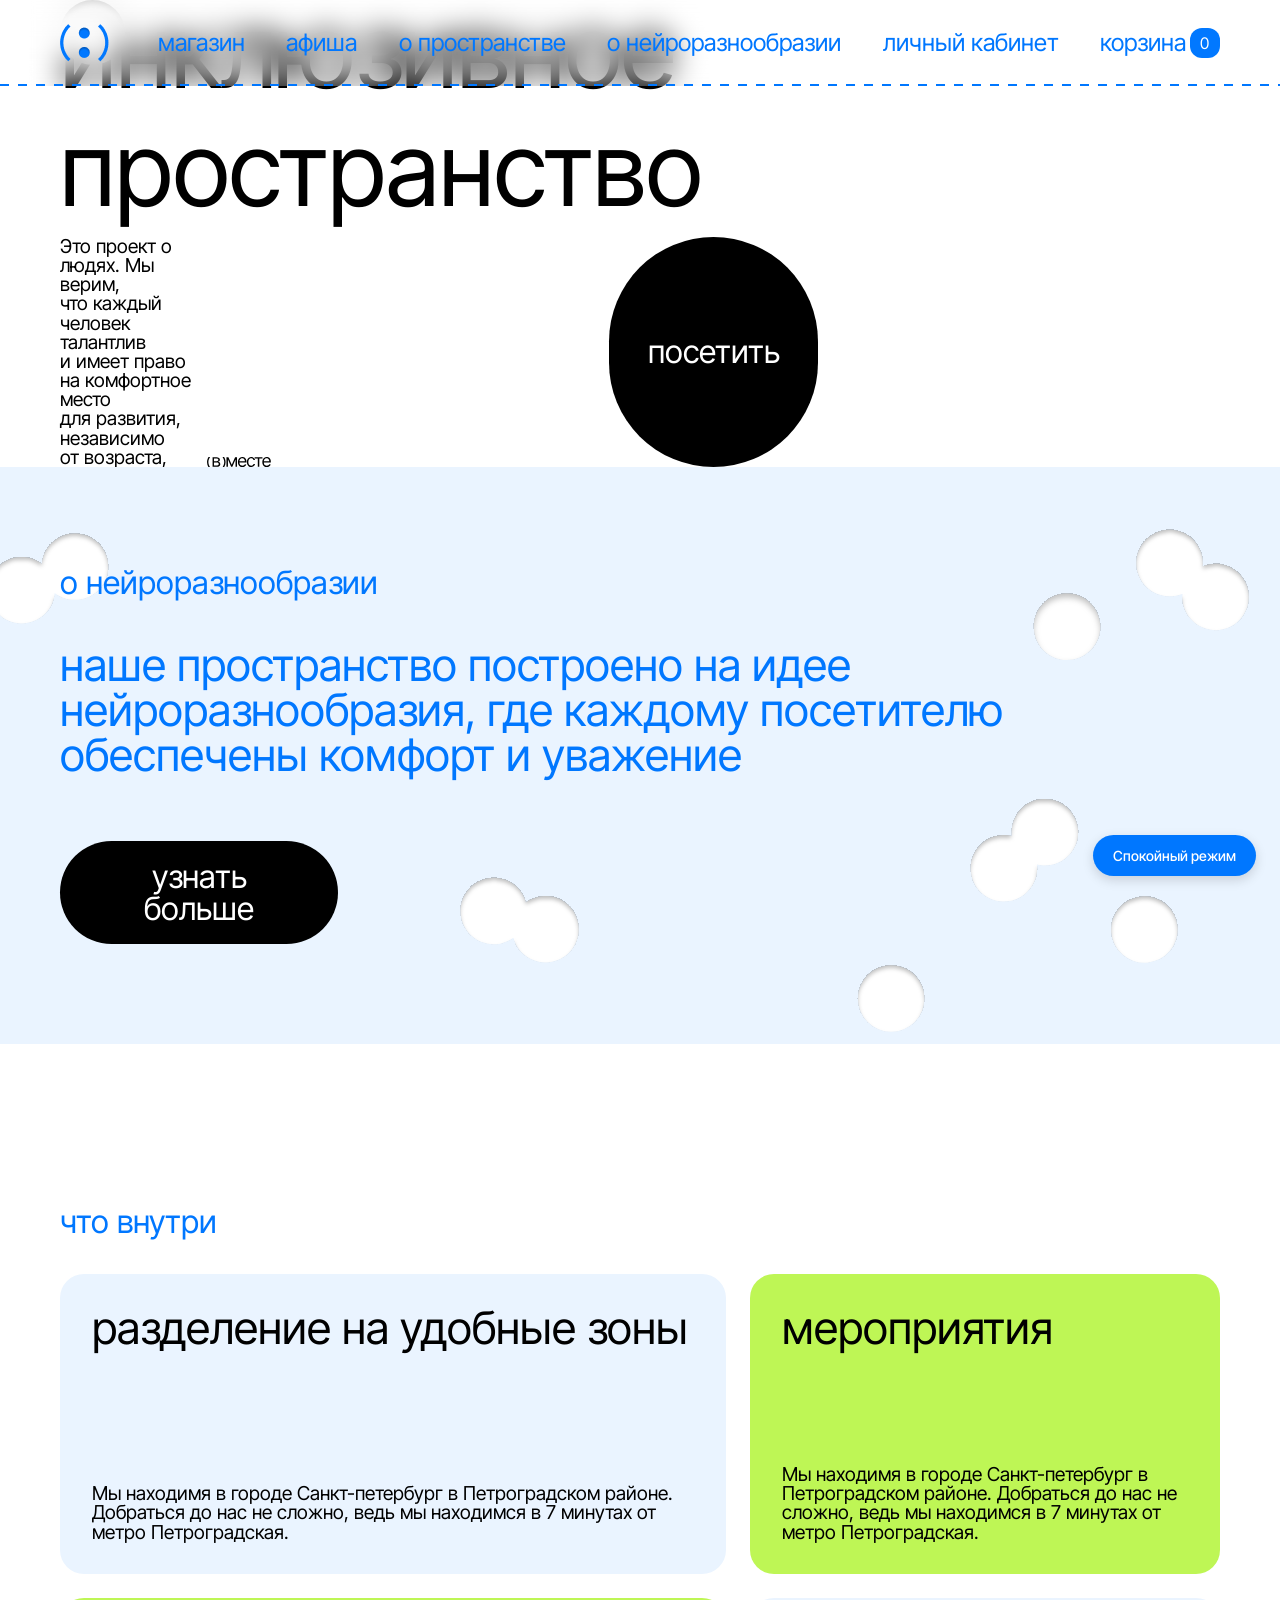
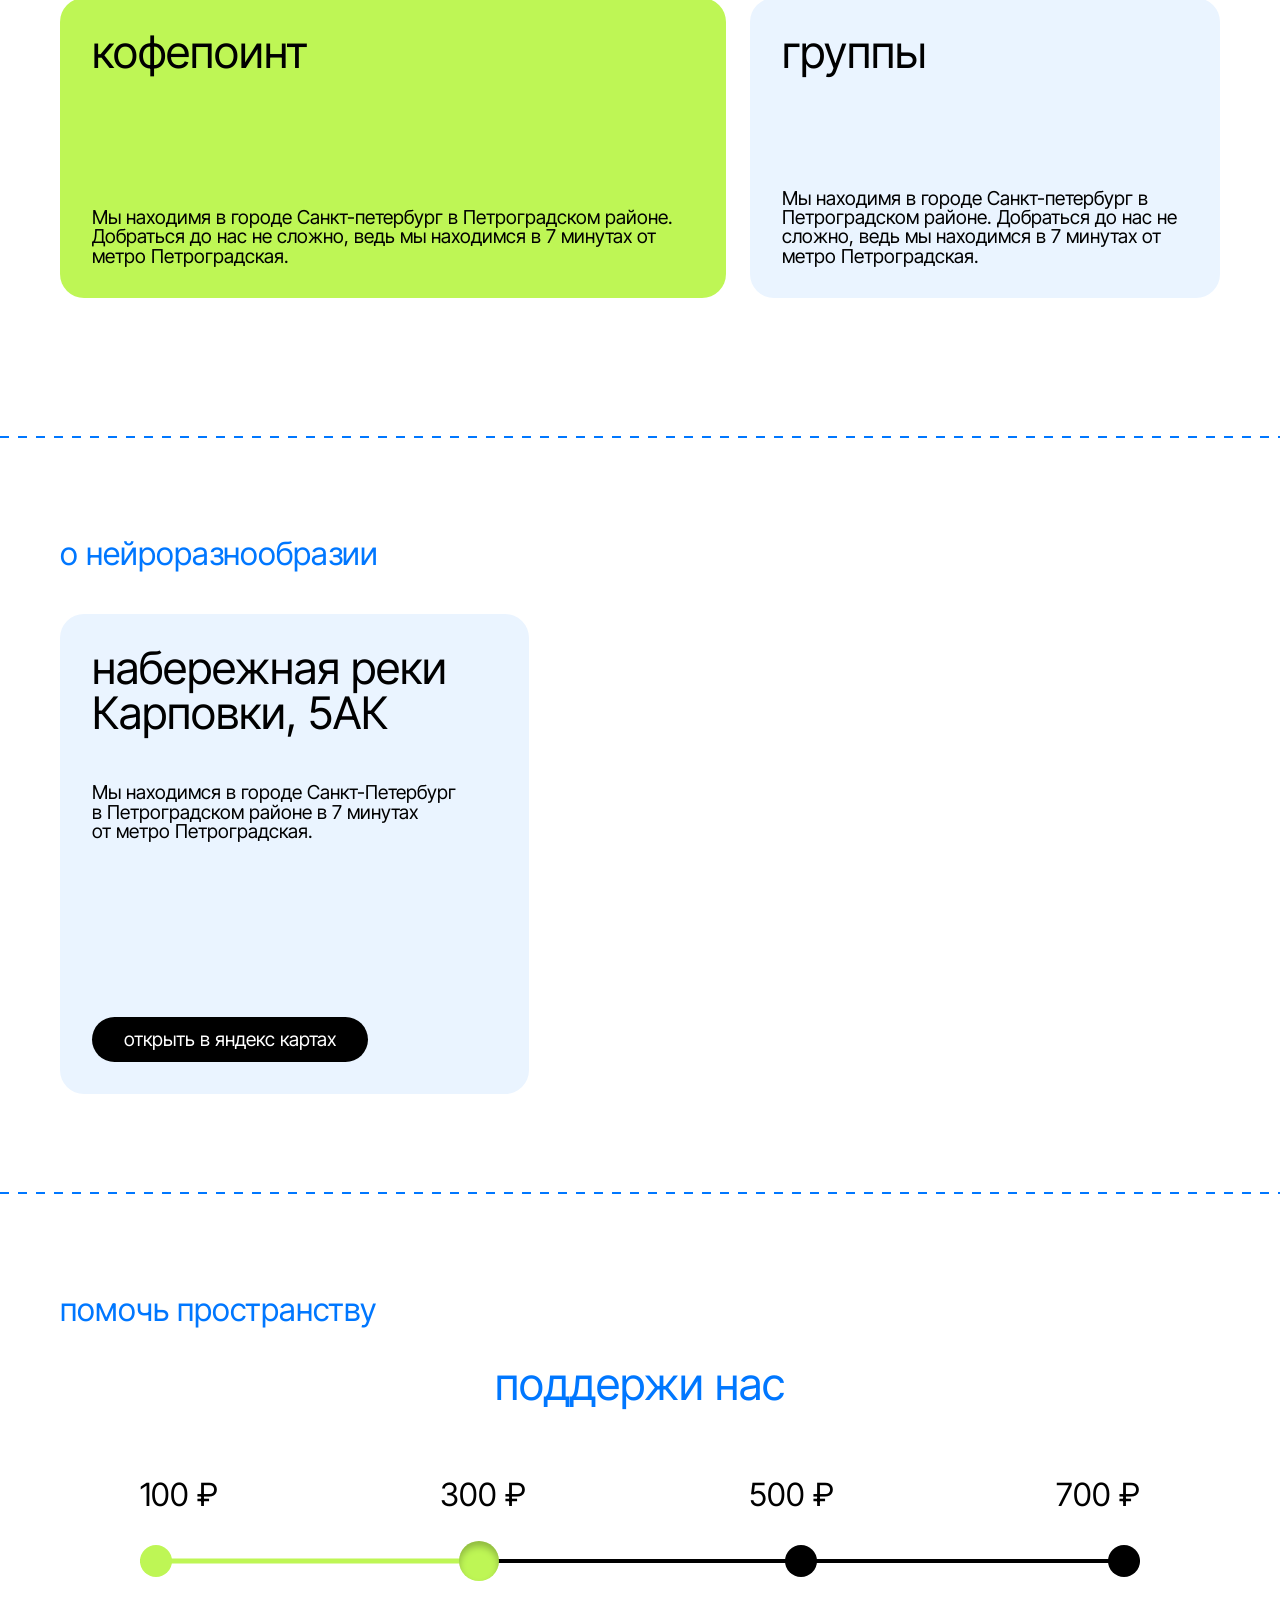
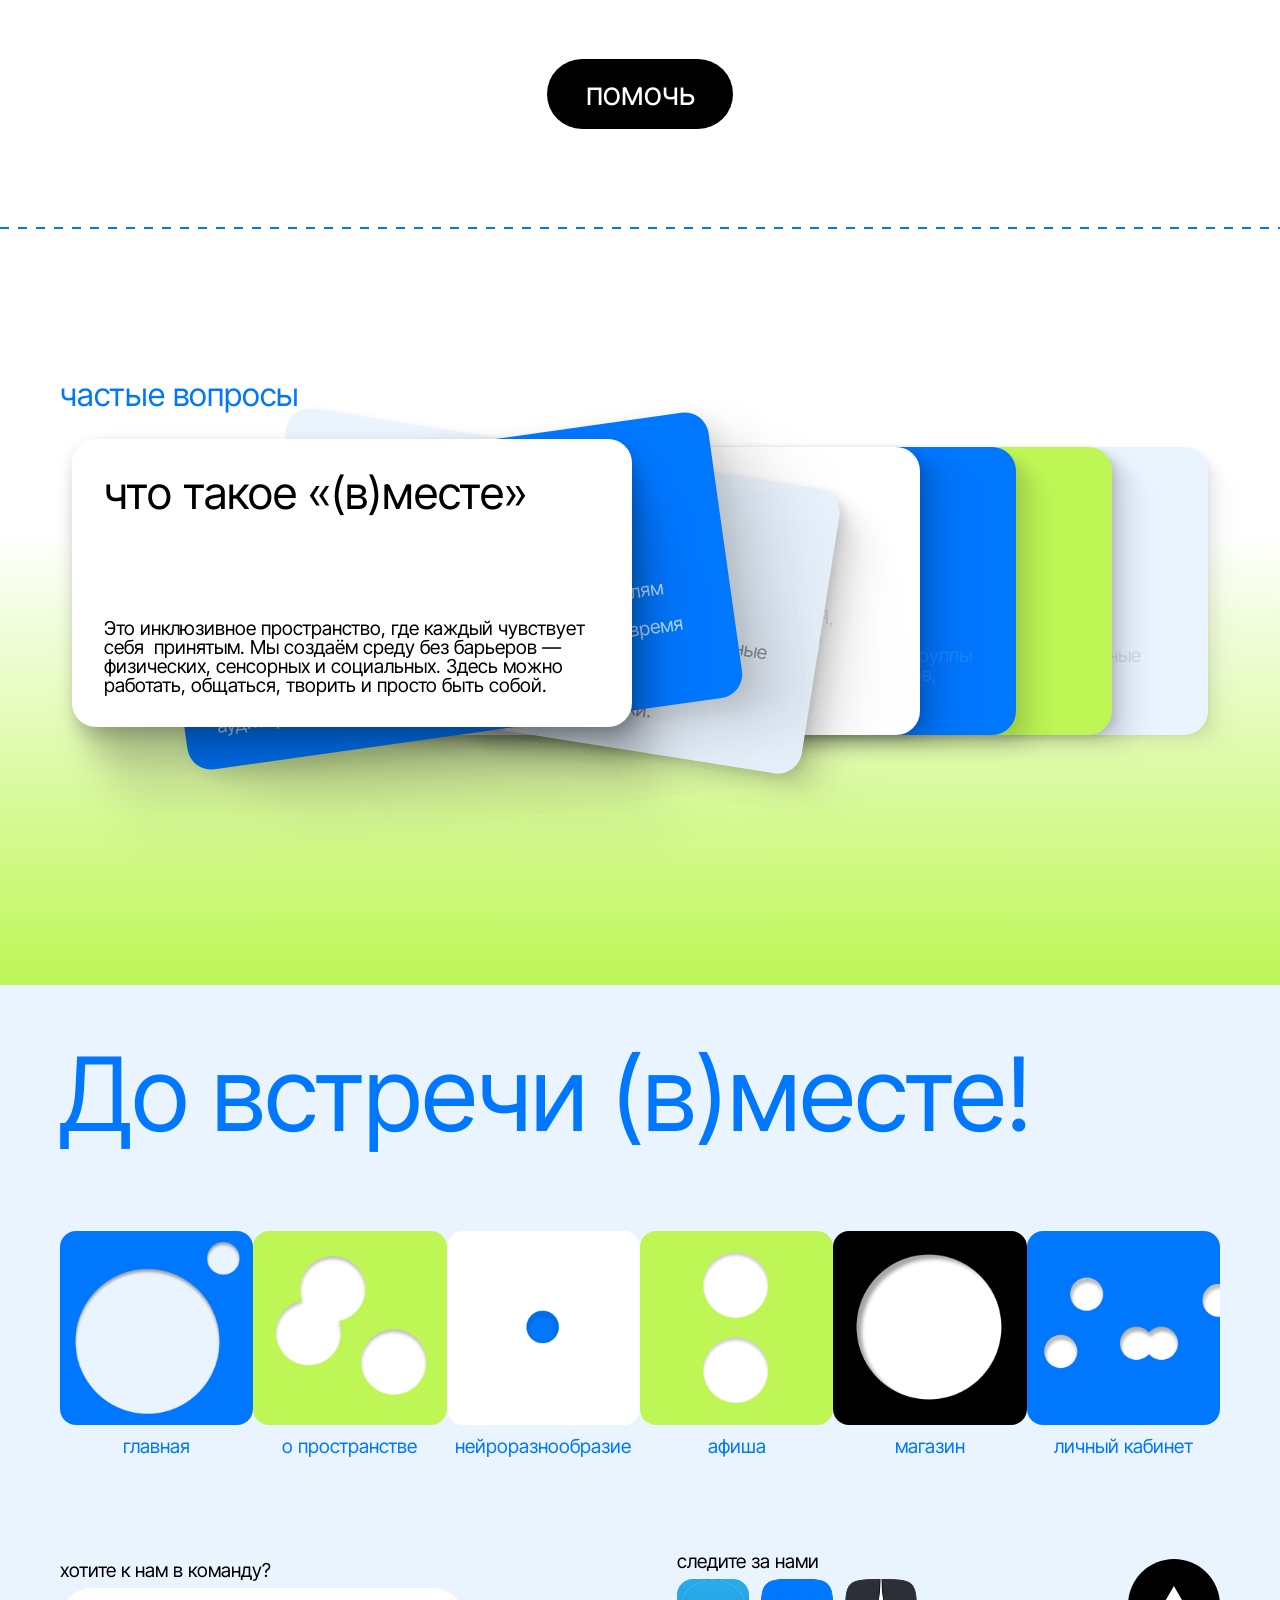
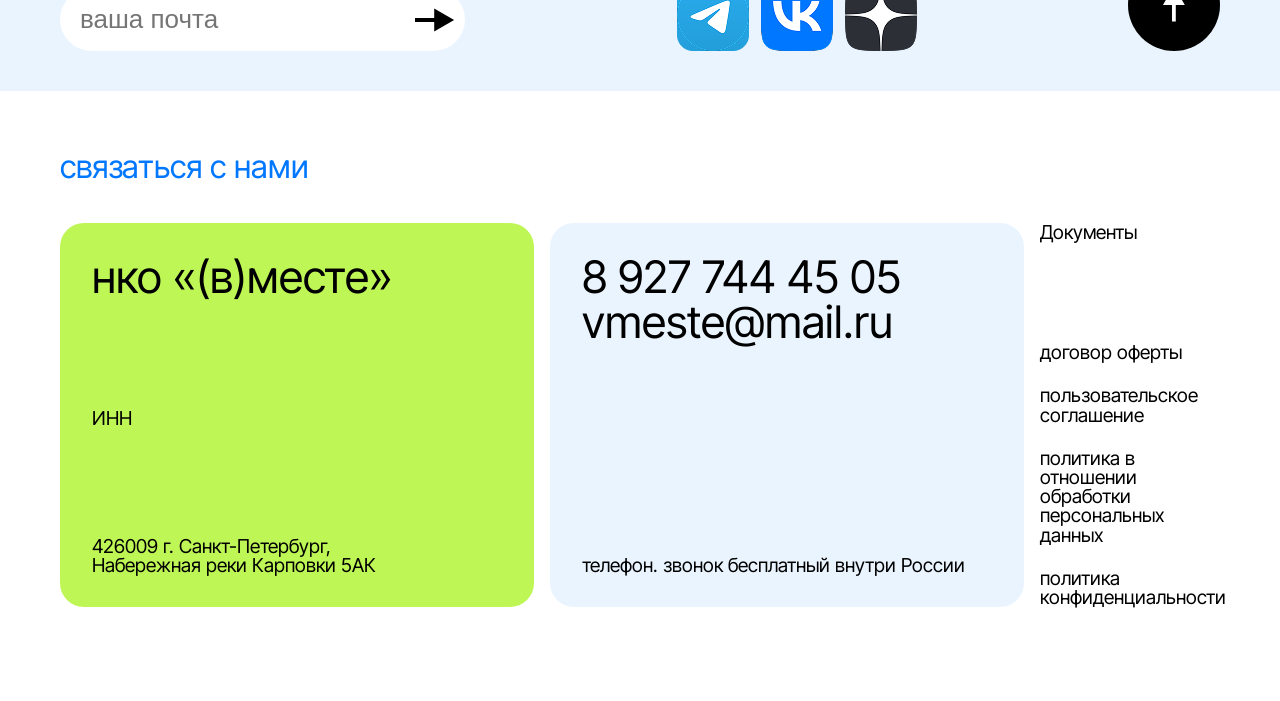
<file: index.html>
<!DOCTYPE html>
<html lang="ru">
<head>
  <meta charset="UTF-8" />
  <meta name="viewport" content="width=device-width, initial-scale=1.0" />
  <link rel="icon" type="image/png" href="media/лого.png">
  <link rel="apple-touch-icon" href="media/лого.png">
  <script src="js/local-cache.js"></script>

  <!-- fonts -->
  <link href="https://fonts.googleapis.com/css2?family=Inter+Tight:wght@400&display=swap" rel="stylesheet">

  <!-- styles -->
  <link rel="stylesheet" href="styles/base/reset.css">
  <link rel="stylesheet" href="styles/base/variables.css">
  <link rel="stylesheet" href="styles/base/typography.css">
  <link rel="stylesheet" href="styles/base/dark-theme.css">
  

  <link rel="stylesheet" href="styles/layout/grid.css">
  <link rel="stylesheet" href="styles/layout/header.css">

  <link rel="stylesheet" href="styles/components/buttons.css">
  <link rel="stylesheet" href="styles/components/cards.css">
  <link rel="stylesheet" href="styles/components/akk.css">
  <link rel="stylesheet" href="styles/components/slider.css">

  <link rel="stylesheet" href="styles/pages/home.css">
  <link rel="stylesheet" href="styles/layout/footer.css">
  <link rel="stylesheet" href="styles/utils/helpers.css">

  <title>(в)месте</title>
</head>

<body>

 

  <!-- HEADER -->
  <header class="header">
    <div class="layout header__inner">

      <div class="logo">
      <a href="index.html"><img src="media/лого.png" alt="(в)месте"></a>
      </div>

    <!-- Десктопная навигация -->
      <nav class="nav">
        <a href="magazin.html">магазин</a>
        <a href="afisha.html">афиша</a>
        <a href="about vmeste.html">о пространстве</a>
        <a href="about neiro.html">о нейроразнообразии</a>
        <a href="lk.html" class="nav-cart">личный кабинет</a>
        <a href="korzina.html" class="cart">корзина
          <span class="nav-cart__icon">
            <svg width="30" height="30" viewBox="0 0 30 30" fill="none" xmlns="http://www.w3.org/2000/svg">
              <rect width="30" height="30" rx="12" fill="#0178FF"/>
            </svg>

            <span class="nav-cart__count">0</span>
          </span>
        </a>
      </nav>

    <!-- Мобильные элементы (видны только на мобилке) -->
      <div class="header__mobile-right">
        <!-- Иконка корзины -->
        <a href="korzina.html"  aria-label="Корзина">
           <span class="cart-icon__icon">
              <svg width="44" height="38" viewBox="0 0 44 38" fill="none" xmlns="http://www.w3.org/2000/svg">
                <path d="M21.542 0C25.9345 6.2473e-05 28.7988 1.90151 30.501 4.36328C31.9201 6.41578 32.4857 8.78502 32.5967 10.6074H40.2998C42.2017 10.6074 43.6236 12.3545 43.2373 14.2168L38.8047 35.584C38.5157 36.9761 37.289 37.9736 35.8672 37.9736H7.83008C6.42809 37.9736 5.21247 37.0032 4.90332 35.6357L0.0751953 14.2686C-0.348692 12.3924 1.0776 10.6077 3.00098 10.6074H10.3477C10.4828 8.78265 11.0841 6.40701 12.5361 4.35156C14.268 1.90026 17.1509 6.07893e-05 21.542 0ZM21.542 3C18.1528 3.00006 16.1721 4.40373 14.9863 6.08203C13.9622 7.53158 13.4917 9.25329 13.3584 10.6074H29.5898C29.4801 9.25083 29.037 7.52241 28.0332 6.07031C26.88 4.40241 24.9298 3.00006 21.542 3Z" fill="#0178FF"/>
                <path d="M21.2422 29.5723C20.388 29.5723 19.6589 29.3379 19.0547 28.8691C18.4505 28.4004 17.9896 27.7233 17.6719 26.8379C17.3542 25.9473 17.1953 24.8691 17.1953 23.6035C17.1953 22.3431 17.3542 21.2676 17.6719 20.377C17.9948 19.4811 18.4583 18.7988 19.0625 18.3301C19.6667 17.8561 20.3932 17.6191 21.2422 17.6191C22.0911 17.6191 22.8177 17.8561 23.4219 18.3301C24.026 18.7988 24.487 19.4811 24.8047 20.377C25.1276 21.2676 25.2891 22.3431 25.2891 23.6035C25.2891 24.8691 25.1302 25.9473 24.8125 26.8379C24.4948 27.7233 24.0339 28.4004 23.4297 28.8691C22.8307 29.3379 22.1016 29.5723 21.2422 29.5723ZM21.2422 28.3379C21.8203 28.3379 22.3099 28.153 22.7109 27.7832C23.112 27.4082 23.4167 26.8665 23.625 26.1582C23.8385 25.4499 23.9453 24.5983 23.9453 23.6035C23.9453 22.6035 23.8385 21.7493 23.625 21.041C23.4167 20.3327 23.112 19.791 22.7109 19.416C22.3099 19.041 21.8203 18.8535 21.2422 18.8535C20.3776 18.8535 19.7109 19.2702 19.2422 20.1035C18.7734 20.9368 18.5391 22.1035 18.5391 23.6035C18.5391 24.5983 18.6432 25.4499 18.8516 26.1582C19.0651 26.8665 19.3724 27.4082 19.7734 27.7832C20.1797 28.153 20.6693 28.3379 21.2422 28.3379Z" fill="white"/>
              </svg>

              <span class="nav-cart__count"></span>
            </span>
        </a>

        <!-- Бургер -->
        <button class="burger" aria-label="Открыть меню" aria-expanded="false">
          <span class="burger__line"></span>
          <span class="burger__line"></span>
          <span class="burger__line"></span>
        </button>
      </div>
    </div>
  </header>

  <div class="mobile-menu">
    <div class="mobile-menu__inner">
      <nav class="mobile-menu__nav">
        <a href="magazin.html">магазин</a>
        <a href="afisha.html">афиша</a>
        <a href="about vmeste.html">о пространстве</a>
        <a href="about neiro.html">о нейроразнообразии</a>
        <a href="lk.html">личный кабинет</a>
      </nav>
    </div>  
  </div>
  <!-- MAIN -->
  <main>

    <!-- HERO -->
    <section id="hero">

      <div class="layout">
      
        <h1 id="zn1" class="full-width">
          инклюзивное
        </h1>
        <h1 id="zn2" class="full-width">
          пространство 
        </h1>
        
        <p id="neirotext3">Это&nbsp;проект&nbsp;о людях. Мы верим, что&nbsp;каждый человек талантлив и&nbsp;имеет право на&nbsp;комфортное место для&nbsp;развития, независимо от&nbsp;возраста, </p>
        
        <div id="zn3" class="hero__title">
          <img src="media/vmeste.svg" alt="(в)месте">
        </div>

        
        <div class="hero__circle"></div>


        <div class="dashed-line dashed-line-1"></div>
        <div class="dashed-line dashed-line-2"></div>
        <div class="dashed-line dashed-line-3"></div>
        <div class="dashed-line dashed-line-4"></div>


     
       <button id="bh" class="btn btn--primary" onclick="window.location.href='afisha.html';">
          посетить
        </button>
      </div>
   

    </section>

    <!-- ABOUT -->
    <section class="about">

      <div id="vyr"><img src="media/b2.svg" alt="вырезанные круги на фоне"></div>

      <div class="layout">
        <h3 class="block_name" id="z2">о нейроразнообразии</h3>
        <h2 id="abz2">наше пространство построено на&nbsp;идее нейроразнообразия, где&nbsp;каждому&nbsp;посетителю обеспечены комфорт и&nbsp;уважение</h2>
        <button onclick="window.location.href='about neiro.html';" id="yznat" class="btn btn--primary">узнать больше
          
        </button>


      </div>
    </section>

    <!-- FEATURES -->
    <section class="features">
      <div class="layout">
        <h3 id="zf" class="block_name">что внутри</h3>
        
        
        <div class="features__grid">
        
          <article class="card card--wide card--blue card--mid">
              <h2>разделение на удобные зоны</h2>
              <p>Мы находимя в городе Санкт-петербург в Петроградском районе. Добраться до нас не сложно, ведь мы находимся в 7 минутах от метро Петроградская.</p>
          </article>
          <article class="card card--narrow card--green card--mid">

            <h2>мероприятия</h2>
            <p>Мы находимя в городе Санкт-петербург в Петроградском районе. Добраться до нас не сложно, ведь мы находимся в 7 минутах от метро Петроградская.</p>

          </article>
          <article class="card card--wide card--green card--mid">

            <h2>кофепоинт</h2>
            <p>Мы находимя в городе Санкт-петербург в Петроградском районе. Добраться до нас не сложно, ведь мы находимся в 7 минутах от метро Петроградская.</p>

          </article>
          <article class="card card--narrow card--blue card--mid">

            <h2>группы</h2>
            <p>Мы находимя в городе Санкт-петербург в Петроградском районе. Добраться до нас не сложно, ведь мы находимся в 7 минутах от метро Петроградская.</p>

          </article>

        </div>

      </div>
    </section>

    <!-- LOCATION -->
    <section class="location">
      <div  class="layout layout--location">

        <h3 class="block_name" >о нейроразнообразии</h3>
        
        <article class="card card--narrow card--blue card--tall">
          <div>
            <h2 id="adress">набережная реки Карповки, 5АК</h2>
            <p>Мы находимся в&nbsp;городе Санкт-Петербург в&nbsp;Петроградском&nbsp;районе в&nbsp;7&nbsp;минутах <br> от&nbsp;метро&nbsp;Петроградская.</p>
          </div>
          
          <button class="btn btn--secondary" onclick="window.open('https://yandex.ru/maps/-/CPt0zPpf', '_blank')" >открыть в яндекс картах</button>
         
        </article>

        <article id="map" class="card card--wide card--tall">  
         
        </article>

      </div>
    </section>

    <!-- DONATE -->
    <section class="donate">
      <div  class="layout ">
        <h3 class="block_name">помочь пространству</h3>
        
        <div id="support">
          <h2 id="sup">поддержи нас</h2>
          <div class="slider">
              
                <!-- трек с заполнением (без ползунка) -->
            <div class="labels-top" id="labelsTop">
              <h3 class="label">100 ₽</h3>
              <h3 class="label">300 ₽</h3>
              <h3 class="label">500 ₽</h3>
              <h3 class="label">700 ₽</h3>
            </div>
                
                <!-- ползунок (трек) с кнопками -->
            <div class="slider-track" id="sliderTrack">
              <div class="track-fill" id="trackFill"></div>
              <div class="track-buttons" id="trackButtons">
                <button class="track-btn" data-value="100"></button>
                <button class="track-btn" data-value="300"></button>
                <button class="track-btn" data-value="500"></button>
                <button class="track-btn" data-value="700"></button>
              </div>
            </div>
                
            



          </div>
          <button class="btn btn--primary"  > помочь </button>

        </div>





      </div>
    </section>

    <!-- FAQ -->
    <section class="faq">
      <div class="layout layout--padding">
        <h3 class="block_name">частые вопросы</h3>
        <div class="abonement-stack">

          <article class="abonement-item abonement-item--white">
            <h2 class="abonement-item__title">что такое «(в)месте»</h2>
            <p class="abonement-item__description">
              Это инклюзивное пространство, где&nbsp;каждый чувствует себя &nbsp;принятым. 
              Мы&nbsp;создаём среду без&nbsp;барьеров&nbsp;— физических, сенсорных и&nbsp;социальных. 
              Здесь&nbsp;можно работать, общаться, творить и&nbsp;просто&nbsp;быть&nbsp;собой.</p>
          </article>
          
          <article class="abonement-item abonement-item--blue">
            <h2 class="abonement-item__title">кому подходит пространство?</h2>
            <p class="abonement-item__description">
              Всем! Людям с особенностями развития, родителям с&nbsp;детьми, тем&nbsp;кто&nbsp;работает удалённо, 
              ищет единомышленников или&nbsp;просто хочет провести время в&nbsp;принимающей атмосфере. 
              У&nbsp;нас&nbsp;нет&nbsp;«целевой аудитории»&nbsp;— есть&nbsp;сообщество.</p>
          </article>
          
          <article class="abonement-item abonement-item--lightblue">
            <h2 class="abonement-item__title">какая доступность предусмотрена?</h2>
            <p class="abonement-item__description">
              Пандусы и&nbsp;широкие проходы для&nbsp;колясок, тактильные направляющие, индукционные петли для&nbsp;слабослышащих,
              визуальные расписания, дружественное освещение без&nbsp;мерцания и&nbsp;тихая&nbsp;комната для&nbsp;сенсорной&nbsp;разгрузки.</p>
          </article>
          
          <article class="abonement-item abonement-item--white">
            <h2 class="abonement-item__title">как проходят мероприятия?</h2>
            <p class="abonement-item__description">
              Все события адаптированы: есть перевод на&nbsp;РЖЯ, субтитры, тихие зоны, возможность участвовать удалённо. 
              Ведущие обучены инклюзивному взаимодействию. Вы&nbsp;всегда можете сообщить о&nbsp;своих&nbsp;потребностях на&nbsp;входе.</p>
          </article>
          
          <article class="abonement-item abonement-item--blue">
            <h2 class="abonement-item__title">какие есть льготы?</h2>
            <p class="abonement-item__description">
              Бесплатный вход для&nbsp;людей с&nbsp;инвалидностью 1 группы и&nbsp;их&nbsp;сопровождающих. 
              Скидка 50% для&nbsp;студентов, пенсионеров и&nbsp;многодетных семей.</p>
          </article>
          
          <article class="abonement-item abonement-item--green">
            <h2 class="abonement-item__title">где&nbsp;мы&nbsp;находимся?</h2>
            <p class="abonement-item__description">
              Мы находимся в&nbsp;городе Санкт-Петербург в&nbsp;Петроградском районе. <br> 7&nbsp;минут от&nbsp;метро&nbsp;Петроградская.</p>
          </article>
          
          <article class="abonement-item abonement-item--lightblue">
            <h2 class="abonement-item__title">что входит в&nbsp;стоимость?</h2>
            <p class="abonement-item__description">
              Чай, кофе и&nbsp;печенье без&nbsp;ограничений, доступ во&nbsp;все&nbsp;зоны пространства, 
              участие в&nbsp;некоторых активностях, быстрый Wi-Fi, библиотека, настольные игры.
               А&nbsp;главное&nbsp;— принимающее сообщество и&nbsp;атмосфера&nbsp;где&nbsp;тебя&nbsp;ждут.</p>
          </article>
          
        </div>
      </div>


    </section>

  </main>

  <!-- FOOTER -->
  <footer class="footer">
    <div id="fbackf" >
      <div class="layout">
        <h1 id="zf" class="full-width" >До встречи (в)месте!</h1>
        <article class="foot_nav"> 
          <div class="navc"> 
            <a href="index.html"><img src="media/f1.png" alt=""></a>
            <a href="index.html"><p>главная</p></a>
          </div>

          <div class="navc"> 
            <a href="about vmeste.html"><img src="media/f2.png" alt=""></a>
            <a href="about vmeste.html"><p>о пространстве</p></a>
          </div>

          <div class="navc"> 
            <a href="about neiro.html"><img src="media/f3.png" alt=""></a>
            <a href="about neiro.html"><p>нейроразнообразие</p></a>
          </div>

          <div class="navc"> 
            <a href="afisha.html"><img src="media/f4.png" alt=""></a>
            <a href="afisha.html"><p>афиша</p></a>
          </div>

          <div class="navc"> 
            <a href="magazin.html"><img src="media/f5.png" alt=""></a>
            <a href="magazin.html"><p>магазин</p></a>
          </div>

          <div class="navc"> 
            <a href="lk.html"> <img src="media/f6.png" alt=""></a>
            <a href="lk.html"><p>личный кабинет</p></a>
          </div>

        </article>
      
        <div class="nizb">
          <div class="footer__subscribe">
            <p class="footer__subscribe-text">хотите к нам в команду?</p>
            <form class="input-arrow">
              <input 
                type="email" 
                placeholder="ваша почта" 
                class="input-arrow__field"
              >

              <button type="submit" class="input-arrow__btn">
                <!-- вставь сюда SVG из Figma -->
                <svg width="40" height="23" viewBox="0 0 40 23" fill="none" xmlns="http://www.w3.org/2000/svg">
                <path d="M39.124 11.5006L19.2046 23.0012L19.2046 13.4926L-9.38835e-07 13.4926L-6.6163e-07 9.50867L19.2046 9.50868L19.2046 1.33629e-06L39.124 11.5006Z" fill="black"/>
                </svg>

              </button>
            </form>
          </div>
      
        
          <div class="footer__socials">
            <p>следите за нами</p>
            <div class="footer__icons">
              <a href="https://web.telegram.org/a/" target="_blank" aria-label="Telegram" class="icon"><img src="media/icon_telegram.png" alt=""></a>
              <a href="https://vk.com/club238383279" target="_blank" aria-label="VK" class="icon"><img src="media/icon_vk.png" alt=""></a>
              <a href="https://dzen.ru/" aria-label="Еще"  target="_blank" class="icon"><img src="media/icon_dzen.png" alt=""></a>
            </div>
          </div>

          <div>
            <button class="footer__buttonup"> 
              <svg width="35" height="57" viewBox="0 0 35 57" fill="none" xmlns="http://www.w3.org/2000/svg">
              <path d="M17.3203 -1.30331e-06L34.6406 30L20.3203 30L20.3203 56.1973L14.3203 56.1973L14.3203 30L-1.97128e-06 30L17.3203 -1.30331e-06Z" fill="white"/>
              </svg>

            </button>
          </div>
        </div>
      </div>
        
    </div>


    <div id="sback" class="layout"> 

      <h3 id="contactz"  class="full-width">связаться с нами</h3>

          <div class="footer__contacts">

            <!-- карточка 1 -->
            <div class="footer__card footer__card--narrow footer__card--green">
              <h2>нко «(в)месте»</h2>
              <p>ИНН</p>
              <p>
                426009 г. Санкт-Петербург,<br>
                Набережная реки Карповки 5АК
              </p>
            </div>

            <!-- карточка 2 -->
            <div class="footer__card footer__card--narrow footer__card--blue">
              <div><h2>8 927 744 45 05</h2>
              <h2>vmeste@mail.ru</h2></div>
              <p class="footer__note">телефон. звонок бесплатный внутри России</p>
            </div>

            <!-- карточка 3 -->
            <div class="footer__links">
              <p>Документы</p>
              <div class="footer__linksw"> 
               <a href="https://isni.ru/upload/iblock/c7a/c7ad024bdbc6056213cb684a8a956ce5.pdf" target="_blank"><p>договор оферты</p></a>
               <a href="https://cyber-drom.ru/documents/%D0%9F%D0%BE%D0%BB%D1%8C%D0%B7%D0%BE%D0%B2%D0%B0%D1%82%D0%B5%D0%BB%D1%8C%D1%81%D0%BA%D0%BE%D0%B5%20%D1%81%D0%BE%D0%B3%D0%BB%D0%B0%D1%88%D0%B5%D0%BD%D0%B8%D0%B5.pdf" target="_blank"><p>пользовательское соглашение</p></a>
               <a href="https://csbkem.ru/images/privacy_policy.pdf" target="_blank"><p>политика в отношении обработки персональных данных</p></a>
               <a href="https://csbkem.ru/images/privacy_policy.pdf" target="_blank"><p>политика конфиденциальности</p></a>
              </div>
              
            </div>
          </div>

    </div>
  


  </footer>

  

  <script src="js/up.js"></script>
  <script src="js/burger.js"></script>
  <script src="js/cart.js"></script>
  <script src="js/slider.js"></script>
  <script src="js/akk.js"></script>
  

  <script>
  // Функция для загрузки карты
  function initMap() {
      // Координаты вашего адреса (наб. реки Карповки, 5АК, Санкт-Петербург)
      // Я нашел их заранее: 59.966, 30.306
      const myAddressCoords = [59.966, 30.306];
      
      // Создаем карту внутри контейнера #map
      const myMap = new ymaps.Map('map', {
          center: myAddressCoords,  // Центрируем карту по вашему адресу
          zoom: 17,                 // Хороший масштаб, чтобы было видно здание
          controls: ['zoomControl', 'fullscreenControl'] // Элементы управления
      });
      
      // Создаем метку (Placemark) в нужных координатах
      const myPlacemark = new ymaps.Placemark(myAddressCoords, {
          // Данные, которые появятся в балуне (всплывающем окне) при клике на метку
          balloonContentHeader: '(в)месте',
          balloonContentBody: 'набережная реки Карповки, 5АК',
          balloonContentFooter: 'Санкт-Петербург',
          // Текст, который появляется при наведении
          hintContent: 'Мы здесь!'
      }, {
          // Необязательные опции внешнего вида
          preset: 'islands#blueStretchyIcon', // Красивый стиль метки
          draggable: false // Чтобы метку нельзя было перетащить
      });
      
      // Добавляем метку на карту
      myMap.geoObjects.add(myPlacemark);
      
      // Опционально: открыть балун при загрузке страницы
      myPlacemark.balloon.open();
      
      // Код для кнопки "открыть в яндекс картах"
      const openBtn = document.getElementById('openMapBtn');
      if (openBtn) {
          openBtn.addEventListener('click', () => {
              // Формируем ссылку для открытия в Яндекс.Картах (пешеходный маршрут от метро)
              const metroStation = 'м. Петроградская';
              const address = 'набережная реки Карповки, 5АК, Санкт-Петербург';
              // Ссылка на пеший маршрут (rtt=pd)
              const url = `https://yandex.ru/maps/?rtext=${encodeURIComponent(metroStation)}~${encodeURIComponent(address)}&rtt=pd`;
              window.open(url, '_blank');
          });
      }
  }
  
  // Загрузка API и инициализация карты
  // Ваш API-ключ
  const apiKey = 'db40a49d-ad56-418d-8392-41600f39fc8c';
  
  // Проверяем, загружен ли уже API
  if (typeof ymaps === 'undefined') {
      const script = document.createElement('script');
      script.src = `https://api-maps.yandex.ru/2.1?apikey=${apiKey}&lang=ru_RU`;
      script.onload = () => ymaps.ready(initMap);
      document.head.appendChild(script);
  } else {
      ymaps.ready(initMap);
  }
</script>

<script src="js/theme.js"></script>

<!-- МОДАЛЬНОЕ ОКНО ДЛЯ ПОМОЩИ -->
<!-- МОДАЛЬНОЕ ОКНО ДЛЯ ПОМОЩИ -->
<div class="donate-modal" id="donateModal" style="display: none;">
  <div class="donate-modal__overlay"></div>
  <div class="donate-modal__content">
    <div class="donate-modal__header">
      <h3>поддержать пространство</h3>
      <button class="donate-modal__close" id="closeDonateModal">✕</button>
    </div>
    <div class="donate-modal__body">
      <p class="donate-modal__demo">✨ это демоверсия ✨</p>
      <p>В реальном проекте здесь будет платёжная система.</p>
      <p>Спасибо за понимание!</p>
    </div>
    <div class="donate-modal__footer">
      <button class="btn btn--primary" id="closeDonateModalBtn">закрыть</button>
    </div>
  </div>
</div>

<style>
  /* Стили для модального окна */
  .donate-modal {
    position: fixed;
    top: 0;
    left: 0;
    width: 100%;
    height: 100%;
    z-index: 1000;
    display: flex;
    align-items: center;
    justify-content: center;
  }

  .donate-modal__overlay {
    position: absolute;
    top: 0;
    left: 0;
    width: 100%;
    height: 100%;
    background-color: rgba(0, 0, 0, 0.5);
    backdrop-filter: blur(4px);
  }

  .donate-modal__content {
    position: relative;
    background-color: var(--white);
    border-radius: 32px;
    max-width: 450px;
    width: 90%;
    overflow: hidden;
    animation: modalFadeIn 0.3s ease;
    box-shadow: var(--shadow-xl);
  }

  .donate-modal__header {
    display: flex;
    justify-content: space-between;
    align-items: center;
    padding: 24px 28px;
    background-color: var(--blue);
  }

  .donate-modal__header h3 {
    color: var(--white);
    margin: 0;
    font-size: var(--h4);
    font-weight: var(--fw-regular);
  }

  .donate-modal__close {
    background: none;
    border: none;
    font-size: 24px;
    cursor: pointer;
    color: var(--white);
    transition: transform var(--transition-fast);
  }

  .donate-modal__close:hover {
    transform: scale(1.1);
  }

  .donate-modal__body {
    padding: 32px 28px;
    text-align: center;
  }

  .donate-modal__body p {
    margin-bottom: var(--space-16);
    font-size: var(--body);
    color: var(--gray-700);
  }

  .donate-modal__demo {
    font-size: var(--h4);
    font-weight: var(--fw-medium);
    color: var(--blue);
    margin-bottom: var(--space-24);
  }

  .donate-modal__footer {
    padding: 20px 28px 28px 28px;
    border-top: 1px solid var(--gray-300);
    display: flex;
    justify-content: center;
  }

  @keyframes modalFadeIn {
    from {
      opacity: 0;
      transform: scale(0.95);
    }
    to {
      opacity: 1;
      transform: scale(1);
    }
  }
</style>

<script>
  // Модальное окно для кнопки "помочь"
  const donateModal = document.getElementById('donateModal');
  const donateBtn = document.querySelector('.donate .btn--primary');
  
  function openDonateModal() {
    if (donateModal) {
      donateModal.style.display = 'flex';
      document.body.style.overflow = 'hidden';
    }
  }
  
  function closeDonateModal() {
    if (donateModal) {
      donateModal.style.display = 'none';
      document.body.style.overflow = '';
    }
  }
  
  // Открытие по клику на кнопку "помочь"
  if (donateBtn) {
    donateBtn.addEventListener('click', openDonateModal);
  }
  
  // Закрытие по крестику
  const closeBtn = document.getElementById('closeDonateModal');
  if (closeBtn) {
    closeBtn.addEventListener('click', closeDonateModal);
  }
  
  // Закрытие по кнопке "закрыть"
  const closeFooterBtn = document.getElementById('closeDonateModalBtn');
  if (closeFooterBtn) {
    closeFooterBtn.addEventListener('click', closeDonateModal);
  }
  
  // Закрытие по клику на оверлей
  const overlay = document.querySelector('.donate-modal__overlay');
  if (overlay) {
    overlay.addEventListener('click', closeDonateModal);
  }
</script>

 <script>
    (function() {
      // Текстовые элементы
      const heroElements = [
        document.getElementById('zn1'),
        document.getElementById('neirotext1'),
        document.getElementById('neirotext2'),
        document.getElementById('neirotext3')
      ].filter(el => el !== null);
      
      heroElements.forEach((el, index) => {
        el.classList.add('fade-up');
        el.classList.add(`fade-up-delay-${Math.min(index + 1, 4)}`);
      });
      
      // Блок faqneiro
      const faqBlock = document.getElementById('faqneiro');
      if (faqBlock) {
        faqBlock.classList.add('fade-up', 'fade-up-delay-5');
      }
      
      // Кружочек
      const circle = document.querySelector('.hero__circle');
      
      // Наблюдатель ТОЛЬКО для текстов (без кружочка!)
      const observer = new IntersectionObserver((entries) => {
        entries.forEach(entry => {
          if (entry.isIntersecting) {
            entry.target.classList.add('visible');
            observer.unobserve(entry.target);
          }
        });
      }, { threshold: 0.1 });
      
      // Наблюдаем ТОЛЬКО за текстами
      document.querySelectorAll('.fade-up').forEach(el => {
        observer.observe(el);
      });
      
      // Дополнительная проверка видимости ТОЛЬКО для текстов
      const checkVisibility = () => {
        document.querySelectorAll('.fade-up').forEach(el => {
          const rect = el.getBoundingClientRect();
          if (rect.top < window.innerHeight - 50 && !el.classList.contains('visible')) {
            el.classList.add('visible');
            observer.unobserve(el);
          }
        });
      };
      
      checkVisibility();
      window.addEventListener('scroll', checkVisibility, { passive: true });
      
      // КРУЖОЧЕК: появляется через 2 секунды после загрузки
      // (после того как все тексты уже показались)
      setTimeout(() => {
        if (circle) {
          circle.classList.add('visible');
        }
      }, 2100);  // 2.1 секунды — после всех текстовых анимаций
      
    })();
  </script>
  
</body>
</html>
</file>
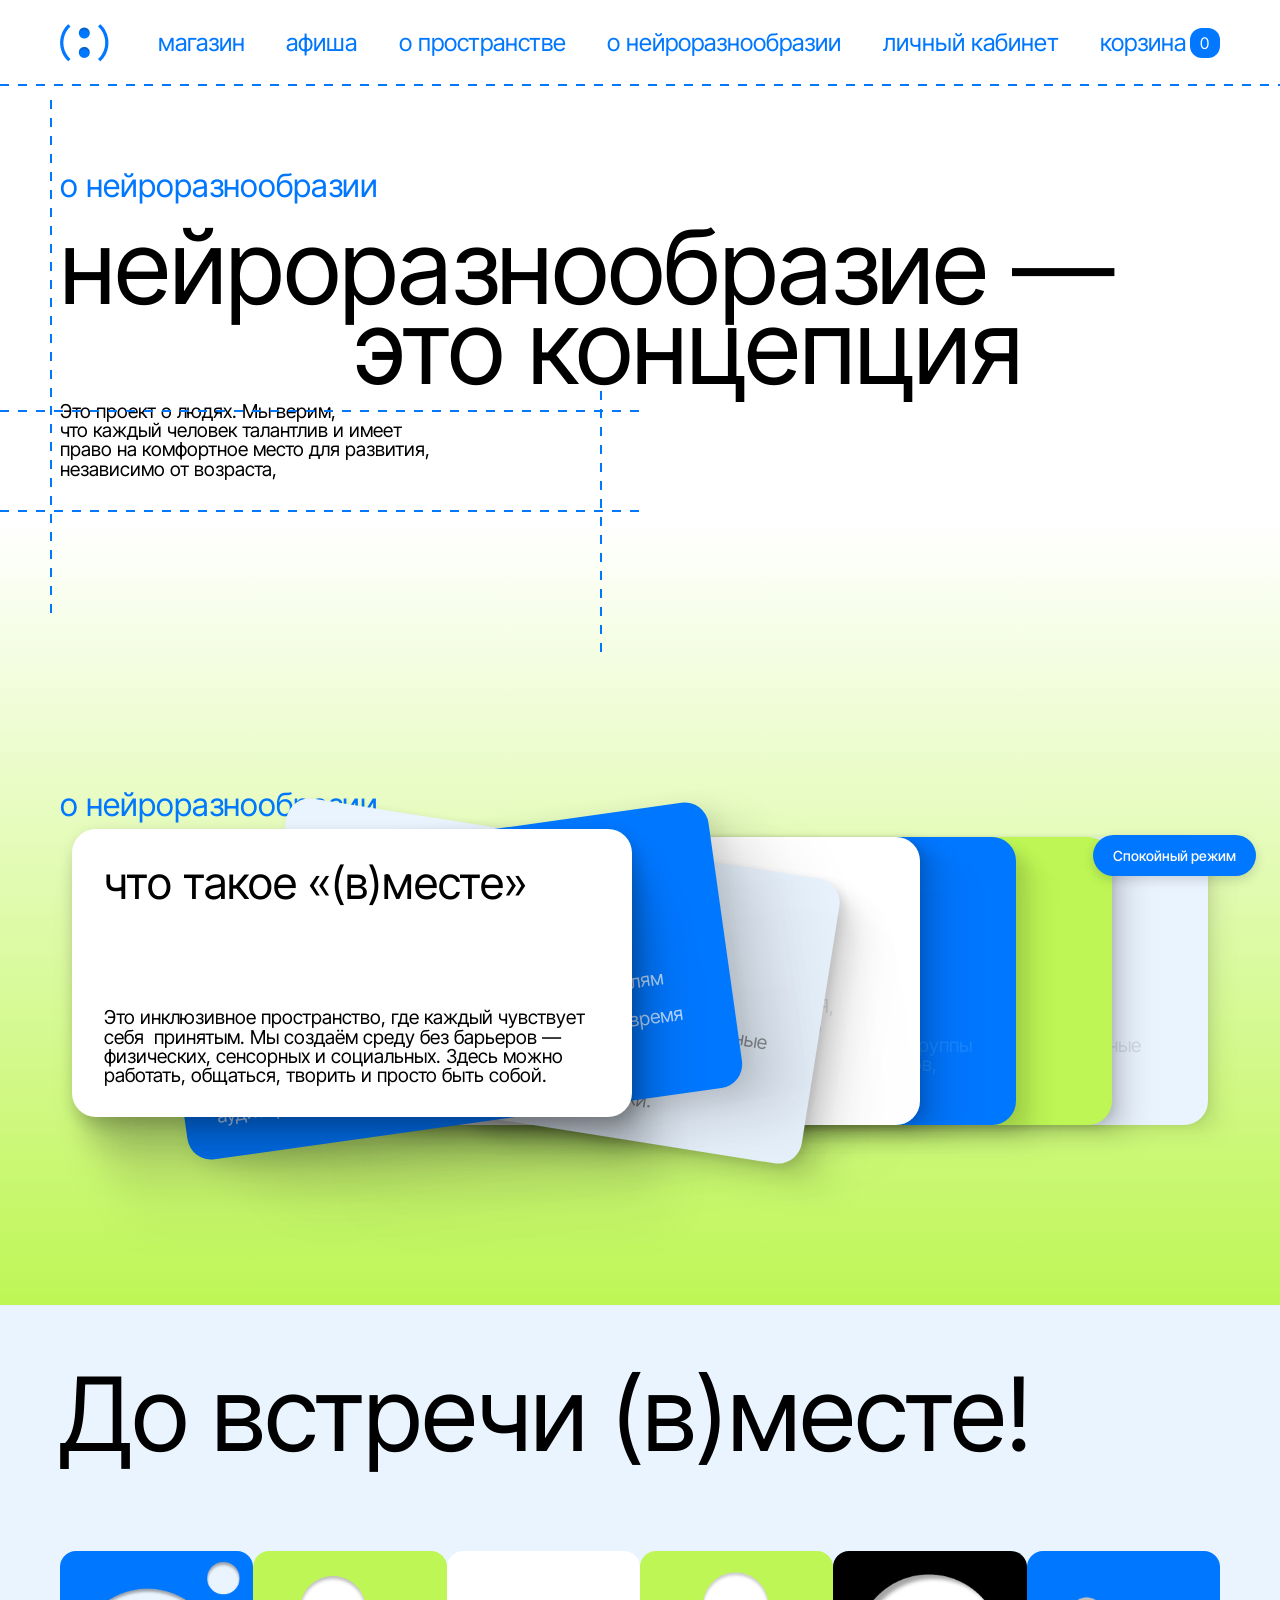
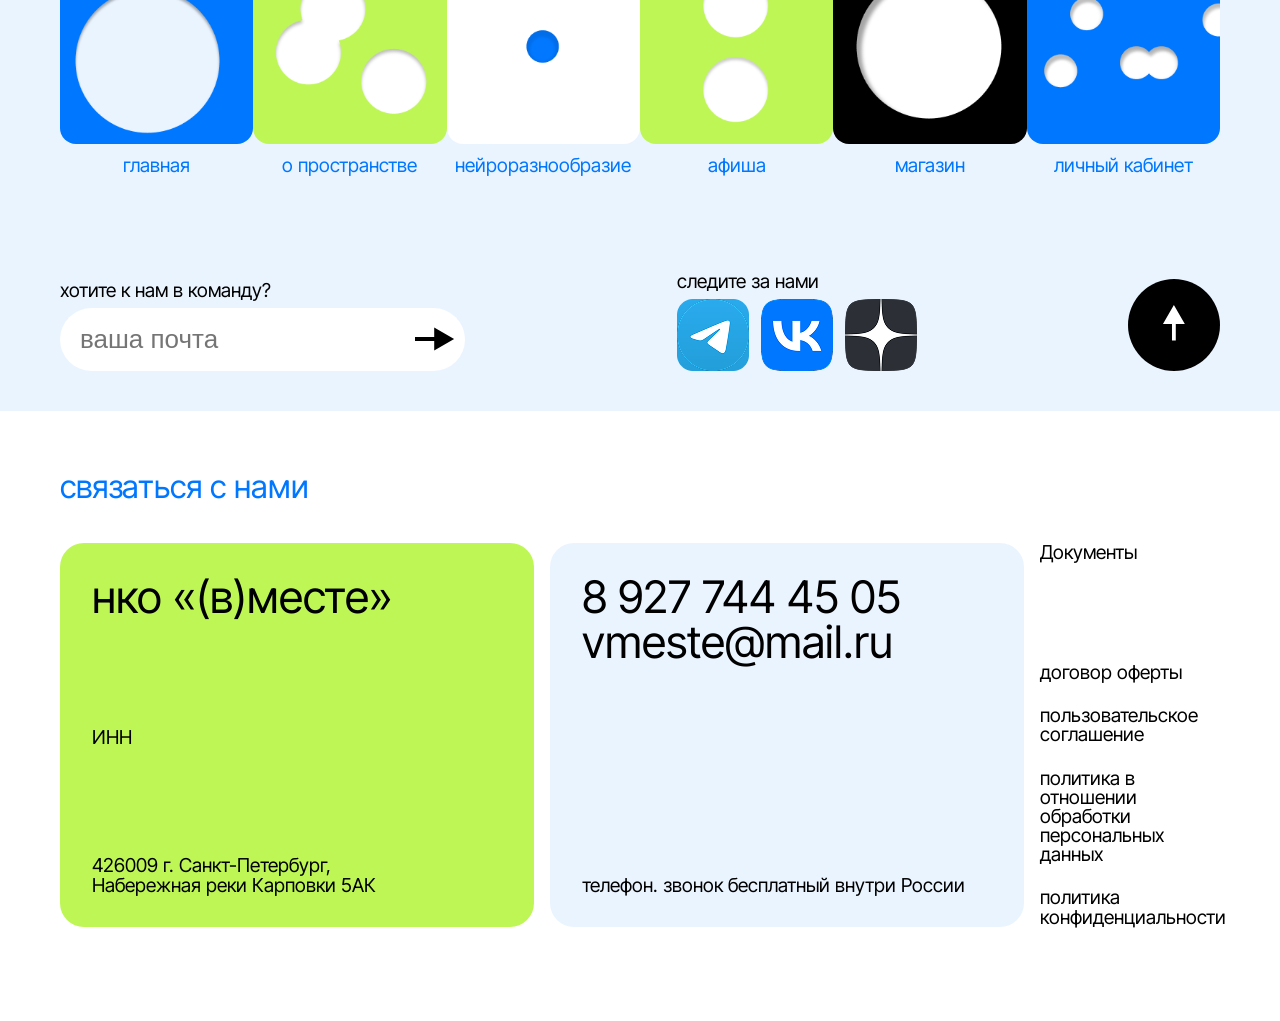
<file: about neiro.html>
<!DOCTYPE html>
<html lang="ru">
<head>
  <meta charset="UTF-8" />
  <meta name="viewport" content="width=device-width, initial-scale=1.0" />
  <link rel="icon" type="image/png" href="media/лого.png">
  <link rel="apple-touch-icon" href="media/лого.png">
  <script src="js/local-cache.js"></script>

  <!-- fonts -->
  <link href="https://fonts.googleapis.com/css2?family=Inter+Tight:wght@400&display=swap" rel="stylesheet">

  <!-- styles -->
  <link rel="stylesheet" href="styles/base/reset.css">
  <link rel="stylesheet" href="styles/base/variables.css">
  <link rel="stylesheet" href="styles/base/dark-theme.css">
  <link rel="stylesheet" href="styles/base/typography.css">
  

  <link rel="stylesheet" href="styles/layout/grid.css">
  <link rel="stylesheet" href="styles/layout/header.css">

  <link rel="stylesheet" href="styles/components/buttons.css">
  <link rel="stylesheet" href="styles/components/cards.css">
  <link rel="stylesheet" href="styles/components/akk.css">
  <link rel="stylesheet" href="styles/components/slider.css">

  <link rel="stylesheet" href="styles/layout/footer.css">
  <link rel="stylesheet" href="styles/utils/helpers.css">

  <link rel="stylesheet" href="styles/pages/abneiro.css">

  <title>(в)месте о нейроразнообразии</title>
</head>

<body>

 
    <!-- HEADER -->
  <header class="header">
    <div class="layout header__inner">

      <div class="logo">
      <a href="index.html"><img src="media/лого.png" alt="(в)месте"></a>
      </div>

    <!-- Десктопная навигация -->
      <nav class="nav">
        <a href="magazin.html">магазин</a>
        <a href="afisha.html">афиша</a>
        <a href="about vmeste.html">о пространстве</a>
        <a href="about neiro.html">о нейроразнообразии</a>
        <a href="lk.html" class="nav-cart">личный кабинет</a>
        <a href="korzina.html" class="cart">корзина
          <span class="nav-cart__icon">
            <svg width="30" height="30" viewBox="0 0 30 30" fill="none" xmlns="http://www.w3.org/2000/svg">
              <rect width="30" height="30" rx="12" fill="#0178FF"/>
            </svg>

            <span class="nav-cart__count">0</span>
          </span>
        </a>
      </nav>

    <!-- Мобильные элементы (видны только на мобилке) -->
      <div class="header__mobile-right">
        <!-- Иконка корзины -->
        <a href="korzina.html"  aria-label="Корзина">
           <span class="cart-icon__icon">
              <svg width="44" height="38" viewBox="0 0 44 38" fill="none" xmlns="http://www.w3.org/2000/svg">
                <path d="M21.542 0C25.9345 6.2473e-05 28.7988 1.90151 30.501 4.36328C31.9201 6.41578 32.4857 8.78502 32.5967 10.6074H40.2998C42.2017 10.6074 43.6236 12.3545 43.2373 14.2168L38.8047 35.584C38.5157 36.9761 37.289 37.9736 35.8672 37.9736H7.83008C6.42809 37.9736 5.21247 37.0032 4.90332 35.6357L0.0751953 14.2686C-0.348692 12.3924 1.0776 10.6077 3.00098 10.6074H10.3477C10.4828 8.78265 11.0841 6.40701 12.5361 4.35156C14.268 1.90026 17.1509 6.07893e-05 21.542 0ZM21.542 3C18.1528 3.00006 16.1721 4.40373 14.9863 6.08203C13.9622 7.53158 13.4917 9.25329 13.3584 10.6074H29.5898C29.4801 9.25083 29.037 7.52241 28.0332 6.07031C26.88 4.40241 24.9298 3.00006 21.542 3Z" fill="#0178FF"/>
                <path d="M21.2422 29.5723C20.388 29.5723 19.6589 29.3379 19.0547 28.8691C18.4505 28.4004 17.9896 27.7233 17.6719 26.8379C17.3542 25.9473 17.1953 24.8691 17.1953 23.6035C17.1953 22.3431 17.3542 21.2676 17.6719 20.377C17.9948 19.4811 18.4583 18.7988 19.0625 18.3301C19.6667 17.8561 20.3932 17.6191 21.2422 17.6191C22.0911 17.6191 22.8177 17.8561 23.4219 18.3301C24.026 18.7988 24.487 19.4811 24.8047 20.377C25.1276 21.2676 25.2891 22.3431 25.2891 23.6035C25.2891 24.8691 25.1302 25.9473 24.8125 26.8379C24.4948 27.7233 24.0339 28.4004 23.4297 28.8691C22.8307 29.3379 22.1016 29.5723 21.2422 29.5723ZM21.2422 28.3379C21.8203 28.3379 22.3099 28.153 22.7109 27.7832C23.112 27.4082 23.4167 26.8665 23.625 26.1582C23.8385 25.4499 23.9453 24.5983 23.9453 23.6035C23.9453 22.6035 23.8385 21.7493 23.625 21.041C23.4167 20.3327 23.112 19.791 22.7109 19.416C22.3099 19.041 21.8203 18.8535 21.2422 18.8535C20.3776 18.8535 19.7109 19.2702 19.2422 20.1035C18.7734 20.9368 18.5391 22.1035 18.5391 23.6035C18.5391 24.5983 18.6432 25.4499 18.8516 26.1582C19.0651 26.8665 19.3724 27.4082 19.7734 27.7832C20.1797 28.153 20.6693 28.3379 21.2422 28.3379Z" fill="white"/>
              </svg>

              <span class="nav-cart__count"></span>
            </span>
        </a>

        <!-- Бургер -->
        <button class="burger" aria-label="Открыть меню" aria-expanded="false">
          <span class="burger__line"></span>
          <span class="burger__line"></span>
          <span class="burger__line"></span>
        </button>
      </div>
    </div>
  </header>
  
  <div class="mobile-menu">
    <div class="mobile-menu__inner">
      <nav class="mobile-menu__nav">
        <a href="magazin.html">магазин</a>
        <a href="afisha.html">афиша</a>
        <a href="about vmeste.html">о пространстве</a>
        <a href="about neiro.html">о нейроразнообразии</a>
        <a href="lk.html">личный кабинет</a>
      </nav>
    </div>  
  </div>
  <main>

    <section class="hero">

    
      <div class="layout">

        <h3 id="zn1" class="full-width" >о нейроразнообразии</h3>
        <h1 id="neirotext1">нейро<wbr>разно<wbr>образие&nbsp;— </h1>
        <h1 id="neirotext2">это концепция</h1>
        <p id="neirotext3">Это&nbsp;проект&nbsp;о людях. Мы верим, что&nbsp;каждый человек талантлив и&nbsp;имеет право на&nbsp;комфортное место для&nbsp;развития, независимо от&nbsp;возраста, </p>
        
        <div class="hero__circle"></div>


        <div class="dashed-line dashed-line-1"></div>
        <div class="dashed-line dashed-line-2"></div>
        <div class="dashed-line dashed-line-3"></div>
        <div class="dashed-line dashed-line-4"></div>

      </div>

      <section id="faqneiro" class="faq">
        <div class="layout layout--padding">
          <h3 id="oneiro" class="block_name full-width">о нейроразнообразии</h3>
          <div class="abonement-stack">

            <article class="abonement-item abonement-item--white">
              <h2 class="abonement-item__title">что такое «(в)месте»</h2>
              <p class="abonement-item__description">
                Это инклюзивное пространство, где&nbsp;каждый чувствует себя &nbsp;принятым. 
                Мы&nbsp;создаём среду без&nbsp;барьеров&nbsp;— физических, сенсорных и&nbsp;социальных. 
                Здесь&nbsp;можно работать, общаться, творить и&nbsp;просто&nbsp;быть&nbsp;собой.</p>
            </article>
            
            <article class="abonement-item abonement-item--blue">
              <h2 class="abonement-item__title">кому подходит пространство?</h2>
              <p class="abonement-item__description">
                Всем! Людям с&nbsp;особенностями развития, родителям с&nbsp;детьми, тем&nbsp;кто&nbsp;работает удалённо, 
                ищет единомышленников или&nbsp;просто хочет провести время в&nbsp;принимающей атмосфере. 
                У&nbsp;нас&nbsp;нет&nbsp;«целевой аудитории»&nbsp;— есть&nbsp;сообщество.</p>
            </article>
            
            <article class="abonement-item abonement-item--lightblue">
              <h2 class="abonement-item__title">какая доступность предусмотрена?</h2>
              <p class="abonement-item__description">
                Пандусы и&nbsp;широкие проходы для&nbsp;колясок, тактильные направляющие, индукционные петли для&nbsp;слабослышащих,
                визуальные расписания, дружественное освещение без&nbsp;мерцания и&nbsp;тихая&nbsp;комната для&nbsp;сенсорной&nbsp;разгрузки.</p>
            </article>
            
            <article class="abonement-item abonement-item--white">
              <h2 class="abonement-item__title">как проходят мероприятия?</h2>
              <p class="abonement-item__description">
                Все события адаптированы: есть перевод на&nbsp;РЖЯ, субтитры, тихие зоны, возможность участвовать удалённо. 
                Ведущие обучены инклюзивному взаимодействию. Вы&nbsp;всегда можете сообщить о&nbsp;своих&nbsp;потребностях на&nbsp;входе.</p>
            </article>
            
            <article class="abonement-item abonement-item--blue">
              <h2 class="abonement-item__title">какие есть льготы?</h2>
              <p class="abonement-item__description">
                Бесплатный вход для&nbsp;людей с&nbsp;инвалидностью 1 группы и&nbsp;их&nbsp;сопровождающих. 
                Скидка 50% для&nbsp;студентов, пенсионеров и&nbsp;многодетных семей.</p>
            </article>
            
            <article class="abonement-item abonement-item--green">
              <h2 class="abonement-item__title">где&nbsp;мы&nbsp;находимся?</h2>
              <p class="abonement-item__description">
                Мы находимся в&nbsp;городе Санкт-Петербург в&nbsp;Петроградском районе. <br> 7&nbsp;минут от&nbsp;метро&nbsp;Петроградская.</p>
            </article>
            
            <article class="abonement-item abonement-item--lightblue">
              <h2 class="abonement-item__title">что входит в&nbsp;стоимость?</h2>
              <p class="abonement-item__description">
                Чай, кофе и&nbsp;печенье без&nbsp;ограничений, доступ во&nbsp;все&nbsp;зоны пространства, 
                участие в&nbsp;некоторых активностях, быстрый Wi-Fi, библиотека, настольные игры.
                А&nbsp;главное&nbsp;— принимающее сообщество и&nbsp;атмосфера&nbsp;где&nbsp;тебя&nbsp;ждут.</p>
            </article>
            
          </div>
        </div>


      </section>


    </section>



    <!-- FAQ -->
    

  </main>






  <!-- FOOTER -->
  <footer class="footer">
    <div id="fbackf" >
      <div class="layout">
        <h1 id="zf" class="full-width" >До встречи (в)месте!</h1>
        <article class="foot_nav"> 
          <div class="navc"> 
            <a href="index.html"><img src="media/f1.png" alt=""></a>
            <a href="index.html"><p>главная</p></a>
          </div>

          <div class="navc"> 
            <a href="about vmeste.html"><img src="media/f2.png" alt=""></a>
            <a href="about vmeste.html"><p>о пространстве</p></a>
          </div>

          <div class="navc"> 
            <a href="about neiro.html"><img src="media/f3.png" alt=""></a>
            <a href="about neiro.html"><p>нейроразнообразие</p></a>
          </div>

          <div class="navc"> 
            <a href="afisha.html"><img src="media/f4.png" alt=""></a>
            <a href="afisha.html"><p>афиша</p></a>
          </div>

          <div class="navc"> 
            <a href="magazin.html"><img src="media/f5.png" alt=""></a>
            <a href="magazin.html"><p>магазин</p></a>
          </div>

          <div class="navc"> 
            <a href="lk.html"> <img src="media/f6.png" alt=""></a>
            <a href="lk.html"><p>личный кабинет</p></a>
          </div>

        </article>
      
        <div class="nizb">
          <div class="footer__subscribe">
            <p class="footer__subscribe-text">хотите к нам в команду?</p>
            <form class="input-arrow">
              <input 
                type="email" 
                placeholder="ваша почта" 
                class="input-arrow__field"
              >

              <button type="submit" class="input-arrow__btn">
                <!-- вставь сюда SVG из Figma -->
                <svg width="40" height="23" viewBox="0 0 40 23" fill="none" xmlns="http://www.w3.org/2000/svg">
                <path d="M39.124 11.5006L19.2046 23.0012L19.2046 13.4926L-9.38835e-07 13.4926L-6.6163e-07 9.50867L19.2046 9.50868L19.2046 1.33629e-06L39.124 11.5006Z" fill="black"/>
                </svg>

              </button>
            </form>
          </div>
      
        
          <div class="footer__socials">
            <p>следите за нами</p>
            <div class="footer__icons">
              <a href="#" aria-label="Telegram" class="icon"><img src="media/icon_telegram.png" alt=""></a>
              <a href="#" aria-label="VK" class="icon"><img src="media/icon_vk.png" alt=""></a>
              <a href="#" aria-label="Еще" class="icon"><img src="media/icon_dzen.png" alt=""></a>
            </div>
          </div>

          <div>
            <button class="footer__buttonup"> 
              <svg width="35" height="57" viewBox="0 0 35 57" fill="none" xmlns="http://www.w3.org/2000/svg">
              <path d="M17.3203 -1.30331e-06L34.6406 30L20.3203 30L20.3203 56.1973L14.3203 56.1973L14.3203 30L-1.97128e-06 30L17.3203 -1.30331e-06Z" fill="white"/>
              </svg>

            </button>
          </div>
        </div>
      </div>
        
    </div>


    <div id="sback" class="layout"> 

      <h3 id="contactz"  class="full-width">связаться с нами</h3>

          <div class="footer__contacts">

            <!-- карточка 1 -->
            <div class="footer__card footer__card--narrow footer__card--green">
              <h2>нко «(в)месте»</h2>
              <p>ИНН</p>
              <p>
                426009 г. Санкт-Петербург,<br>
                Набережная реки Карповки 5АК
              </p>
            </div>

            <!-- карточка 2 -->
            <div class="footer__card footer__card--narrow footer__card--blue">
              <div><h2>8 927 744 45 05</h2>
              <h2>vmeste@mail.ru</h2></div>
              <p class="footer__note">телефон. звонок бесплатный внутри России</p>
            </div>

            <!-- карточка 3 -->
            <div class="footer__links">
              <p>Документы</p>
              <div class="footer__linksw"> 
               <a href="#"><p>договор оферты</p></a>
               <a href="#"><p>пользовательское соглашение</p></a>
               <a href="#"><p>политика в отношении обработки персональных данных</p></a>
               <a href="#"><p>политика конфиденциальности</p></a>
              </div>
              
            </div>
          </div>

    </div>
  


  </footer>

  <script>
    (function() {
      // Текстовые элементы
      const heroElements = [
        document.getElementById('zn1'),
        document.getElementById('neirotext1'),
        document.getElementById('neirotext2'),
        document.getElementById('neirotext3')
      ].filter(el => el !== null);
      
      heroElements.forEach((el, index) => {
        el.classList.add('fade-up');
        el.classList.add(`fade-up-delay-${Math.min(index + 1, 4)}`);
      });
      
      // Блок faqneiro
      const faqBlock = document.getElementById('faqneiro');
      if (faqBlock) {
        faqBlock.classList.add('fade-up', 'fade-up-delay-5');
      }
      
      // Кружочек
      const circle = document.querySelector('.hero__circle');
      
      // Наблюдатель ТОЛЬКО для текстов (без кружочка!)
      const observer = new IntersectionObserver((entries) => {
        entries.forEach(entry => {
          if (entry.isIntersecting) {
            entry.target.classList.add('visible');
            observer.unobserve(entry.target);
          }
        });
      }, { threshold: 0.1 });
      
      // Наблюдаем ТОЛЬКО за текстами
      document.querySelectorAll('.fade-up').forEach(el => {
        observer.observe(el);
      });
      
      // Дополнительная проверка видимости ТОЛЬКО для текстов
      const checkVisibility = () => {
        document.querySelectorAll('.fade-up').forEach(el => {
          const rect = el.getBoundingClientRect();
          if (rect.top < window.innerHeight - 50 && !el.classList.contains('visible')) {
            el.classList.add('visible');
            observer.unobserve(el);
          }
        });
      };
      
      checkVisibility();
      window.addEventListener('scroll', checkVisibility, { passive: true });
      
      // КРУЖОЧЕК: появляется через 2 секунды после загрузки
      // (после того как все тексты уже показались)
      setTimeout(() => {
        if (circle) {
          circle.classList.add('visible');
        }
      }, 2100);  // 2.1 секунды — после всех текстовых анимаций
      
    })();
  </script>

  <script src="js/up.js"></script>
  <script src="js/burger.js"></script>
  <script src="js/cart.js"></script>
  <script src="js/akk.js"></script>
  <script src="js/theme.js"></script>

<!-- ПЛАВНОЕ ПОЯВЛЕНИЕ ТЕКСТОВ В HERO (СТРАНИЦА О НЕЙРОРАЗНООБРАЗИИ) -->
 
</body>
</html>
</file>
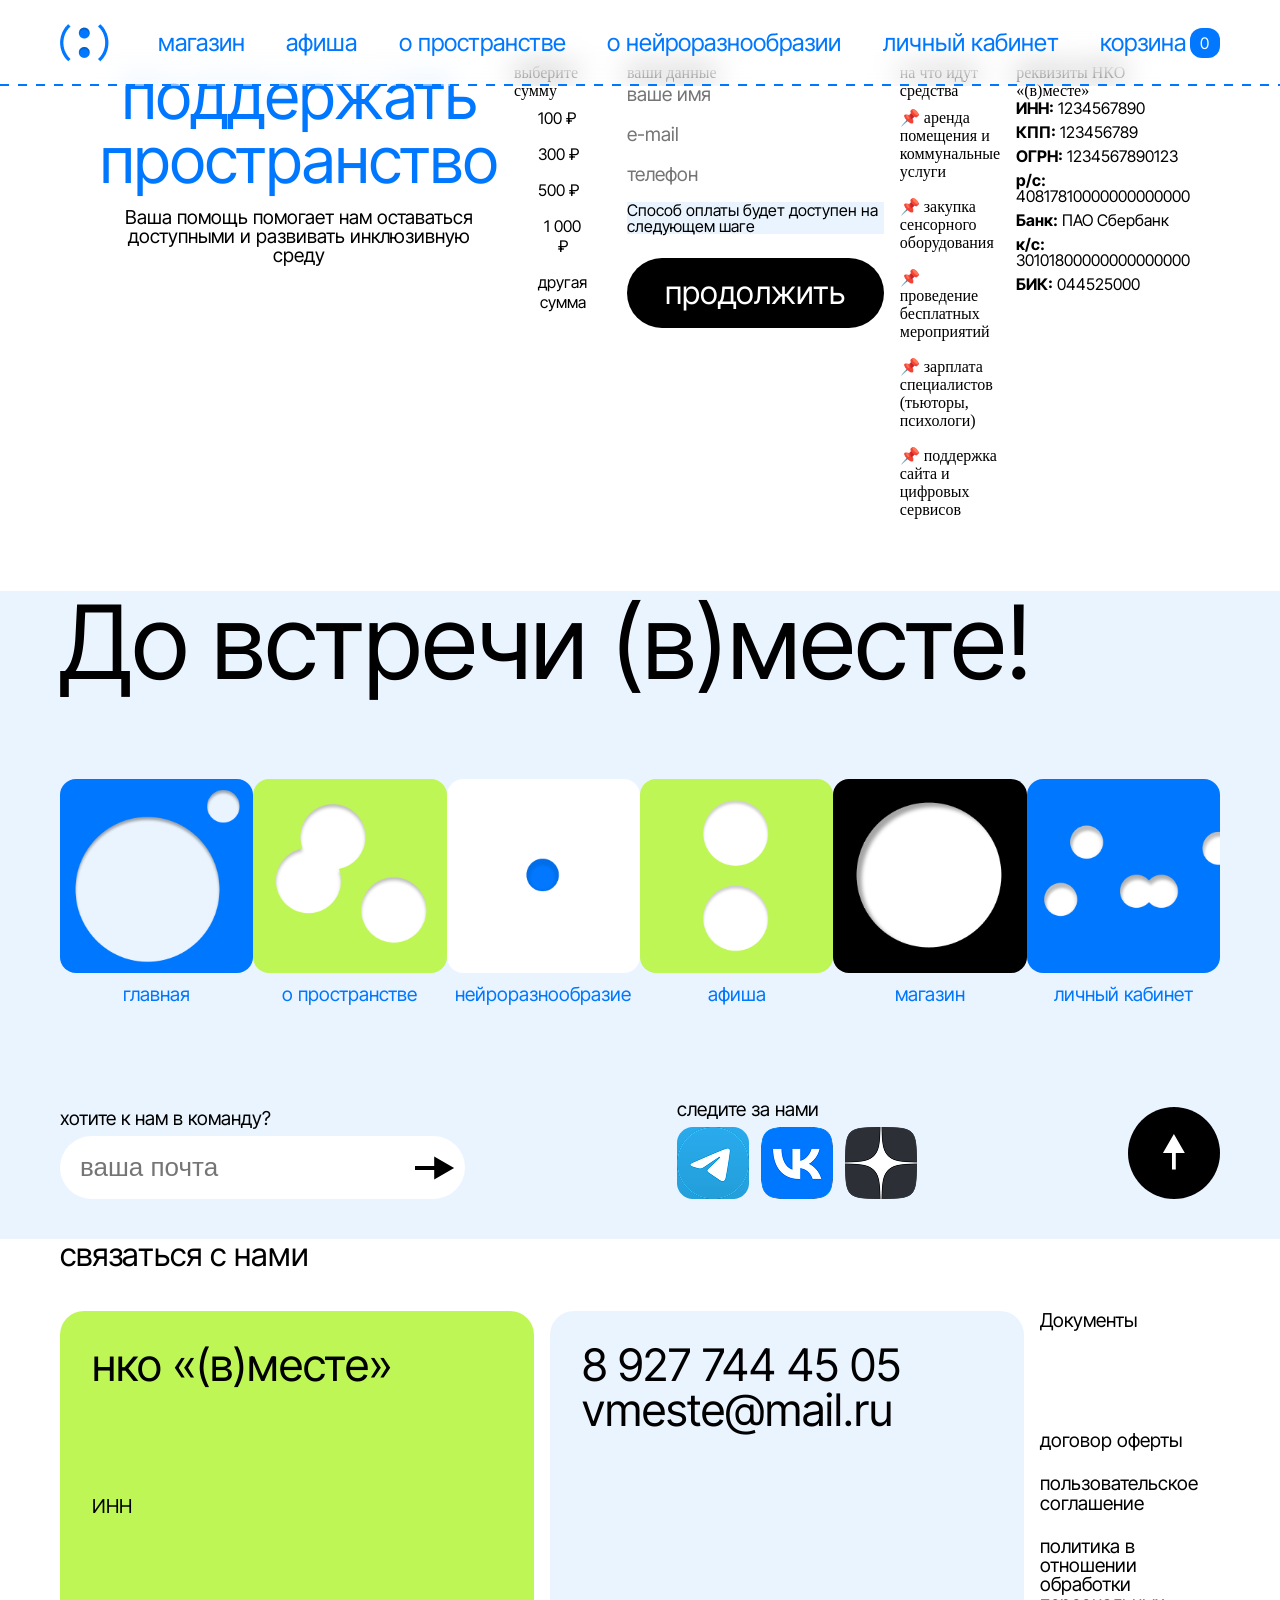
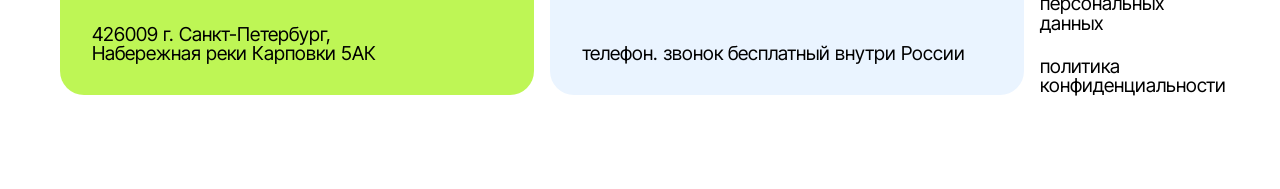
<file: donate.html>
<!DOCTYPE html>
<html lang="ru">
<head>
  <meta charset="UTF-8">
  <meta name="viewport" content="width=device-width, initial-scale=1.0">
  <link rel="icon" type="image/png" href="media/лого.png">
  <link rel="apple-touch-icon" href="media/лого.png">
  <script src="js/local-cache.js"></script>

  <link href="https://fonts.googleapis.com/css2?family=Inter+Tight:wght@400&display=swap" rel="stylesheet">

  <link rel="stylesheet" href="styles/base/reset.css">
  <link rel="stylesheet" href="styles/base/variables.css">
  <link rel="stylesheet" href="styles/base/typography.css">
  <link rel="stylesheet" href="styles/base/dark-theme.css">

  <link rel="stylesheet" href="styles/layout/grid.css">
  <link rel="stylesheet" href="styles/layout/header.css">

  <link rel="stylesheet" href="styles/components/buttons.css">
  <link rel="stylesheet" href="styles/components/cards.css">
  <link rel="stylesheet" href="styles/components/akk.css">
  <link rel="stylesheet" href="styles/components/slider.css">

  <link rel="stylesheet" href="styles/pages/home.css">
  <link rel="stylesheet" href="styles/layout/footer.css">
  <link rel="stylesheet" href="styles/utils/helpers.css">

  <title>Помочь — (в)месте</title>
</head>
<body>

  <header class="header">
    <div class="layout header__inner">
      <div class="logo">
        <a href="index.html"><img src="media/лого.png" alt="(в)месте"></a>
      </div>
      <nav class="nav">
        <a href="magazin.html">магазин</a>
        <a href="afisha.html">афиша</a>
        <a href="about vmeste.html">о пространстве</a>
        <a href="about neiro.html">о нейроразнообразии</a>
        <a href="lk.html" class="nav-cart">личный кабинет</a>
        <a href="korzina.html" class="cart">корзина
          <span class="nav-cart__icon">
            <svg width="30" height="30" viewBox="0 0 30 30" fill="none" xmlns="http://www.w3.org/2000/svg">
              <rect width="30" height="30" rx="12" fill="#0178FF"/>
            </svg>
            <span class="nav-cart__count">0</span>
          </span>
        </a>
      </nav>

      <div class="header__mobile-right">
        <a href="korzina.html" aria-label="Корзина">
          <span class="cart-icon__icon">
            <svg width="44" height="38" viewBox="0 0 44 38" fill="none" xmlns="http://www.w3.org/2000/svg">
              <path d="M21.542 0C25.9345 6.2473e-05 28.7988 1.90151 30.501 4.36328C31.9201 6.41578 32.4857 8.78502 32.5967 10.6074H40.2998C42.2017 10.6074 43.6236 12.3545 43.2373 14.2168L38.8047 35.584C38.5157 36.9761 37.289 37.9736 35.8672 37.9736H7.83008C6.42809 37.9736 5.21247 37.0032 4.90332 35.6357L0.0751953 14.2686C-0.348692 12.3924 1.0776 10.6077 3.00098 10.6074H10.3477C10.4828 8.78265 11.0841 6.40701 12.5361 4.35156C14.268 1.90026 17.1509 6.07893e-05 21.542 0Z" fill="#0178FF"/>
              <path d="M21.2422 29.5723C20.388 29.5723 19.6589 29.3379 19.0547 28.8691C18.4505 28.4004 17.9896 27.7233 17.6719 26.8379C17.3542 25.9473 17.1953 24.8691 17.1953 23.6035C17.1953 22.3431 17.3542 21.2676 17.6719 20.377C17.9948 19.4811 18.4583 18.7988 19.0625 18.3301C19.6667 17.8561 20.3932 17.6191 21.2422 17.6191C22.0911 17.6191 22.8177 17.8561 23.4219 18.3301C24.026 18.7988 24.487 19.4811 24.8047 20.377C25.1276 21.2676 25.2891 22.3431 25.2891 23.6035C25.2891 24.8691 25.1302 25.9473 24.8125 26.8379C24.4948 27.7233 24.0339 28.4004 23.4297 28.8691C22.8307 29.3379 22.1016 29.5723 21.2422 29.5723Z" fill="white"/>
            </svg>
            <span class="nav-cart__count"></span>
          </span>
        </a>
        <button class="burger" aria-label="Открыть меню" aria-expanded="false">
          <span class="burger__line"></span>
          <span class="burger__line"></span>
          <span class="burger__line"></span>
        </button>
      </div>
    </div>
  </header>

  <div class="mobile-menu">
    <div class="mobile-menu__inner">
      <nav class="mobile-menu__nav">
        <a href="magazin.html">магазин</a>
        <a href="afisha.html">афиша</a>
        <a href="about vmeste.html">о пространстве</a>
        <a href="about neiro.html">о нейроразнообразии</a>
        <a href="lk.html">личный кабинет</a>
      </nav>
    </div>  
  </div>

  <main>
    <!-- DONATE PAGE -->
    <section class="donate-page">
      <div class="layout donate-page__inner">
        
        <div class="donate-page__header">
          <h1 class="donate-page__title">поддержать пространство</h1>
          <p class="donate-page__subtitle">Ваша помощь помогает нам оставаться доступными и развивать инклюзивную среду</p>
        </div>

        <div class="donate-page__grid">
          
          <!-- Суммы пожертвований -->
          <div class="brand-card brand-card--blue donate-amounts">
            <div class="brand-card__content">
              <div class="brand-card__title">выберите сумму</div>
              <div class="amount-buttons">
                <button class="amount-btn" data-amount="100">100 ₽</button>
                <button class="amount-btn" data-amount="300">300 ₽</button>
                <button class="amount-btn" data-amount="500">500 ₽</button>
                <button class="amount-btn" data-amount="1000">1 000 ₽</button>
                <button class="amount-btn" data-amount="other">другая сумма</button>
              </div>
              <div class="custom-amount" style="display: none;">
                <input type="number" placeholder="введите сумму" class="custom-amount-input">
              </div>
            </div>
          </div>

          <!-- Форма оплаты -->
          <div class="brand-card donate-form">
            <div class="brand-card__content">
              <div class="brand-card__title">ваши данные</div>
              
              <div class="form-group">
                <input type="text" placeholder="ваше имя" class="donate-input">
              </div>
              <div class="form-group">
                <input type="email" placeholder="e-mail" class="donate-input">
              </div>
              <div class="form-group">
                <input type="tel" placeholder="телефон" class="donate-input">
              </div>
              
              <div class="donate-note">
                <p>Способ оплаты будет доступен на следующем шаге</p>
              </div>
              
              <button class="btn btn--primary donate-submit-btn" onclick="showDemoModal()">
                продолжить
              </button>
            </div>
          </div>

        </div>

        <!-- Демо-модальное окно (заглушка) -->
        <div class="demo-modal" id="demoModal" style="display: none;">
          <div class="demo-modal__content">
            <div class="demo-modal__header">
              <h3>это демо-версия</h3>
              <button class="demo-modal__close" onclick="closeDemoModal()">✕</button>
            </div>
            <div class="demo-modal__body">
              <p>В реальном проекте здесь будет подключена платёжная система (ЮKassa, CloudPayments или другая).</p>
              <p>Сумма: <strong id="demoAmount">0 ₽</strong></p>
              <p>Спасибо за понимание! 🙌</p>
            </div>
            <div class="demo-modal__footer">
              <button class="btn btn--secondary" onclick="closeDemoModal()">закрыть</button>
            </div>
          </div>
        </div>

        <div class="donate-page__info">
          <div class="brand-card brand-card--green">
            <div class="brand-card__content">
              <div class="brand-card__title">на что идут средства</div>
              <ul class="donate-list">
                <li>📌 аренда помещения и коммунальные услуги</li>
                <li>📌 закупка сенсорного оборудования</li>
                <li>📌 проведение бесплатных мероприятий</li>
                <li>📌 зарплата специалистов (тьюторы, психологи)</li>
                <li>📌 поддержка сайта и цифровых сервисов</li>
              </ul>
            </div>
          </div>

          <div class="brand-card">
            <div class="brand-card__content">
              <div class="brand-card__title">реквизиты НКО «(в)месте»</div>
              <div class="donate-requisites">
                <p><strong>ИНН:</strong> 1234567890</p>
                <p><strong>КПП:</strong> 123456789</p>
                <p><strong>ОГРН:</strong> 1234567890123</p>
                <p><strong>р/с:</strong> 40817810000000000000</p>
                <p><strong>Банк:</strong> ПАО Сбербанк</p>
                <p><strong>к/с:</strong> 30101800000000000000</p>
                <p><strong>БИК:</strong> 044525000</p>
              </div>
            </div>
          </div>
        </div>

      </div>
    </section>
  </main>

  <footer class="footer">
    <div id="fbackf">
      <div class="layout">
        <h1 class="full-width">До встречи (в)месте!</h1>
        <article class="foot_nav"> 
          <div class="navc"> 
            <a href="index.html"><img src="media/f1.png" alt=""></a>
            <a href="index.html"><p>главная</p></a>
          </div>
          <div class="navc"> 
            <a href="about vmeste.html"><img src="media/f2.png" alt=""></a>
            <a href="about vmeste.html"><p>о пространстве</p></a>
          </div>
          <div class="navc"> 
            <a href="about neiro.html"><img src="media/f3.png" alt=""></a>
            <a href="about neiro.html"><p>нейроразнообразие</p></a>
          </div>
          <div class="navc"> 
            <a href="afisha.html"><img src="media/f4.png" alt=""></a>
            <a href="afisha.html"><p>афиша</p></a>
          </div>
          <div class="navc"> 
            <a href="magazin.html"><img src="media/f5.png" alt=""></a>
            <a href="magazin.html"><p>магазин</p></a>
          </div>
          <div class="navc"> 
            <a href="lk.html"><img src="media/f6.png" alt=""></a>
            <a href="lk.html"><p>личный кабинет</p></a>
          </div>
        </article>
      
        <div class="nizb">
          <div class="footer__subscribe">
            <p class="footer__subscribe-text">хотите к нам в команду?</p>
            <form class="input-arrow">
              <input type="email" placeholder="ваша почта" class="input-arrow__field">
              <button type="submit" class="input-arrow__btn">
                <svg width="40" height="23" viewBox="0 0 40 23" fill="none" xmlns="http://www.w3.org/2000/svg">
                  <path d="M39.124 11.5006L19.2046 23.0012L19.2046 13.4926L-9.38835e-07 13.4926L-6.6163e-07 9.50867L19.2046 9.50868L19.2046 1.33629e-06L39.124 11.5006Z" fill="black"/>
                </svg>
              </button>
            </form>
          </div>
      
          <div class="footer__socials">
            <p>следите за нами</p>
            <div class="footer__icons">
              <a href="#" aria-label="Telegram" class="icon"><img src="media/icon_telegram.png" alt=""></a>
              <a href="#" aria-label="VK" class="icon"><img src="media/icon_vk.png" alt=""></a>
              <a href="#" aria-label="Еще" class="icon"><img src="media/icon_dzen.png" alt=""></a>
            </div>
          </div>

          <div>
            <button class="footer__buttonup"> 
              <svg width="35" height="57" viewBox="0 0 35 57" fill="none" xmlns="http://www.w3.org/2000/svg">
                <path d="M17.3203 -1.30331e-06L34.6406 30L20.3203 30L20.3203 56.1973L14.3203 56.1973L14.3203 30L-1.97128e-06 30L17.3203 -1.30331e-06Z" fill="white"/>
              </svg>
            </button>
          </div>
        </div>
      </div>
    </div>

    <div id="sback" class="layout"> 
      <h3 class="full-width">связаться с нами</h3>
      <div class="footer__contacts">
        <div class="footer__card footer__card--narrow footer__card--green">
          <h2>нко «(в)месте»</h2>
          <p>ИНН</p>
          <p>426009 г. Санкт-Петербург,<br>Набережная реки Карповки 5АК</p>
        </div>
        <div class="footer__card footer__card--narrow footer__card--blue">
          <div><h2>8 927 744 45 05</h2><h2>vmeste@mail.ru</h2></div>
          <p class="footer__note">телефон. звонок бесплатный внутри России</p>
        </div>
        <div class="footer__links">
          <p>Документы</p>
          <div class="footer__linksw"> 
            <a href="#"><p>договор оферты</p></a>
            <a href="#"><p>пользовательское соглашение</p></a>
            <a href="#"><p>политика в отношении обработки персональных данных</p></a>
            <a href="#"><p>политика конфиденциальности</p></a>
          </div>
        </div>
      </div>
    </div>
  </footer>

  <script src="js/up.js"></script>
  <script src="js/burger.js"></script>
  <script src="js/cart.js"></script>
  <script src="js/slider.js"></script>
  <script src="js/akk.js"></script>

  <style>
    /* дополнительные стили для страницы donate */
    .donate-page {
      padding: var(--space-64) 0;
      background-color: var(--white);
    }

    .donate-page__inner {
      max-width: 1200px;
      margin: 0 auto;
    }

    .donate-page__header {
      text-align: center;
      margin-bottom: var(--space-48);
    }

    .donate-page__title {
      font-size: clamp(32px, 5vw, 64px);
      font-weight: var(--fw-regular);
      color: var(--blue);
      margin-bottom: var(--space-16);
    }

    .donate-page__subtitle {
      font-size: var(--body);
      color: var(--gray-700);
      max-width: 600px;
      margin: 0 auto;
    }

    .donate-page__grid {
      display: grid;
      grid-template-columns: 1fr 1fr;
      gap: var(--grid-gap);
      margin-bottom: var(--space-48);
    }

    @media (max-width: 756px) {
      .donate-page__grid {
        grid-template-columns: 1fr;
      }
    }

    .amount-buttons {
      display: flex;
      flex-wrap: wrap;
      gap: var(--space-12);
      margin-bottom: var(--space-24);
    }

    .amount-btn {
      padding: var(--space-8) var(--space-24);
      background-color: var(--gray-100);
      border: 1px solid var(--gray-300);
      border-radius: var(--radius-full);
      font-family: var(--font-primary);
      font-size: var(--body-small);
      cursor: pointer;
      transition: all var(--transition-fast);
    }

    .amount-btn:hover,
    .amount-btn.active {
      background-color: var(--blue);
      border-color: var(--blue);
      color: var(--white);
    }

    .custom-amount {
      margin-top: var(--space-16);
    }

    .custom-amount-input {
      width: 100%;
      padding: var(--space-12);
      border: 1px solid var(--gray-300);
      border-radius: var(--radius-md);
      font-family: var(--font-primary);
      font-size: var(--body);
    }

    .donate-form .form-group {
      margin-bottom: var(--space-16);
    }

    .donate-input {
      width: 100%;
      padding: var(--space-12);
      border: 1px solid var(--gray-300);
      border-radius: var(--radius-md);
      font-family: var(--font-primary);
      font-size: var(--body);
      transition: border-color var(--transition-fast);
    }

    .donate-input:focus {
      outline: none;
      border-color: var(--blue);
    }

    .donate-note {
      margin: var(--space-16) 0;
      padding: var(--space-12);
      background-color: var(--light-blue);
      border-radius: var(--radius-md);
    }

    .donate-note p {
      margin: 0;
      font-size: var(--body-small);
      color: var(--gray-700);
    }

    .donate-submit-btn {
      width: 100%;
      margin-top: var(--space-8);
    }

    .donate-page__info {
      display: grid;
      grid-template-columns: 1fr 1fr;
      gap: var(--grid-gap);
    }

    @media (max-width: 756px) {
      .donate-page__info {
        grid-template-columns: 1fr;
      }
    }

    .donate-list {
      list-style: none;
      padding: 0;
    }

    .donate-list li {
      padding: var(--space-8) 0;
      border-bottom: 1px dashed var(--gray-300);
      font-size: var(--body-small);
      color: var(--gray-700);
    }

    .donate-list li:last-child {
      border-bottom: none;
    }

    .donate-requisites p {
      font-size: var(--body-small);
      margin-bottom: var(--space-8);
    }

    /* демо-модальное окно */
    .demo-modal {
      position: fixed;
      top: 0;
      left: 0;
      width: 100%;
      height: 100%;
      background-color: rgba(0, 0, 0, 0.5);
      display: flex;
      align-items: center;
      justify-content: center;
      z-index: 1000;
    }

    .demo-modal__content {
      background-color: var(--white);
      border-radius: var(--radius-xl);
      max-width: 450px;
      width: 90%;
      overflow: hidden;
      animation: fadeInUp 0.3s ease;
    }

    .demo-modal__header {
      display: flex;
      justify-content: space-between;
      align-items: center;
      padding: var(--space-20) var(--space-24);
      background-color: var(--blue);
    }

    .demo-modal__header h3 {
      color: var(--white);
      margin: 0;
    }

    .demo-modal__close {
      background: none;
      border: none;
      font-size: 24px;
      cursor: pointer;
      color: var(--white);
    }

    .demo-modal__body {
      padding: var(--space-24);
    }

    .demo-modal__body p {
      margin-bottom: var(--space-16);
    }

    .demo-modal__footer {
      padding: var(--space-16) var(--space-24);
      border-top: 1px solid var(--gray-300);
      display: flex;
      justify-content: flex-end;
    }

    @keyframes fadeInUp {
      from {
        opacity: 0;
        transform: translateY(20px);
      }
      to {
        opacity: 1;
        transform: translateY(0);
      }
    }
  </style>

  <script>
    // Выбор суммы
    const amountBtns = document.querySelectorAll('.amount-btn');
    const customAmountDiv = document.querySelector('.custom-amount');
    const customAmountInput = document.querySelector('.custom-amount-input');
    let selectedAmount = 0;

    amountBtns.forEach(btn => {
      btn.addEventListener('click', () => {
        amountBtns.forEach(b => b.classList.remove('active'));
        btn.classList.add('active');
        
        const amount = btn.getAttribute('data-amount');
        if (amount === 'other') {
          customAmountDiv.style.display = 'block';
          selectedAmount = 0;
        } else {
          customAmountDiv.style.display = 'none';
          selectedAmount = parseInt(amount);
        }
      });
    });

    if (customAmountInput) {
      customAmountInput.addEventListener('input', () => {
        selectedAmount = parseInt(customAmountInput.value) || 0;
      });
    }

    // Демо-модальное окно
    let currentAmount = 0;

    function showDemoModal() {
      // определяем итоговую сумму
      const activeBtn = document.querySelector('.amount-btn.active');
      if (activeBtn && activeBtn.getAttribute('data-amount') === 'other') {
        currentAmount = parseInt(customAmountInput?.value) || 0;
      } else if (activeBtn) {
        currentAmount = parseInt(activeBtn.getAttribute('data-amount')) || 0;
      } else {
        currentAmount = 0;
      }

      if (currentAmount === 0) {
        alert('пожалуйста, выберите сумму пожертвования');
        return;
      }

      const demoAmountSpan = document.getElementById('demoAmount');
      if (demoAmountSpan) {
        demoAmountSpan.textContent = currentAmount + ' ₽';
      }

      const modal = document.getElementById('demoModal');
      if (modal) {
        modal.style.display = 'flex';
        document.body.style.overflow = 'hidden';
      }
    }

    function closeDemoModal() {
      const modal = document.getElementById('demoModal');
      if (modal) {
        modal.style.display = 'none';
        document.body.style.overflow = '';
      }
    }

    // Закрытие по клику на фон
    document.addEventListener('click', (e) => {
      const modal = document.getElementById('demoModal');
      if (modal && modal.style.display === 'flex') {
        if (e.target === modal) {
          closeDemoModal();
        }
      }
    });
  </script>

</body>
</html>
</file>
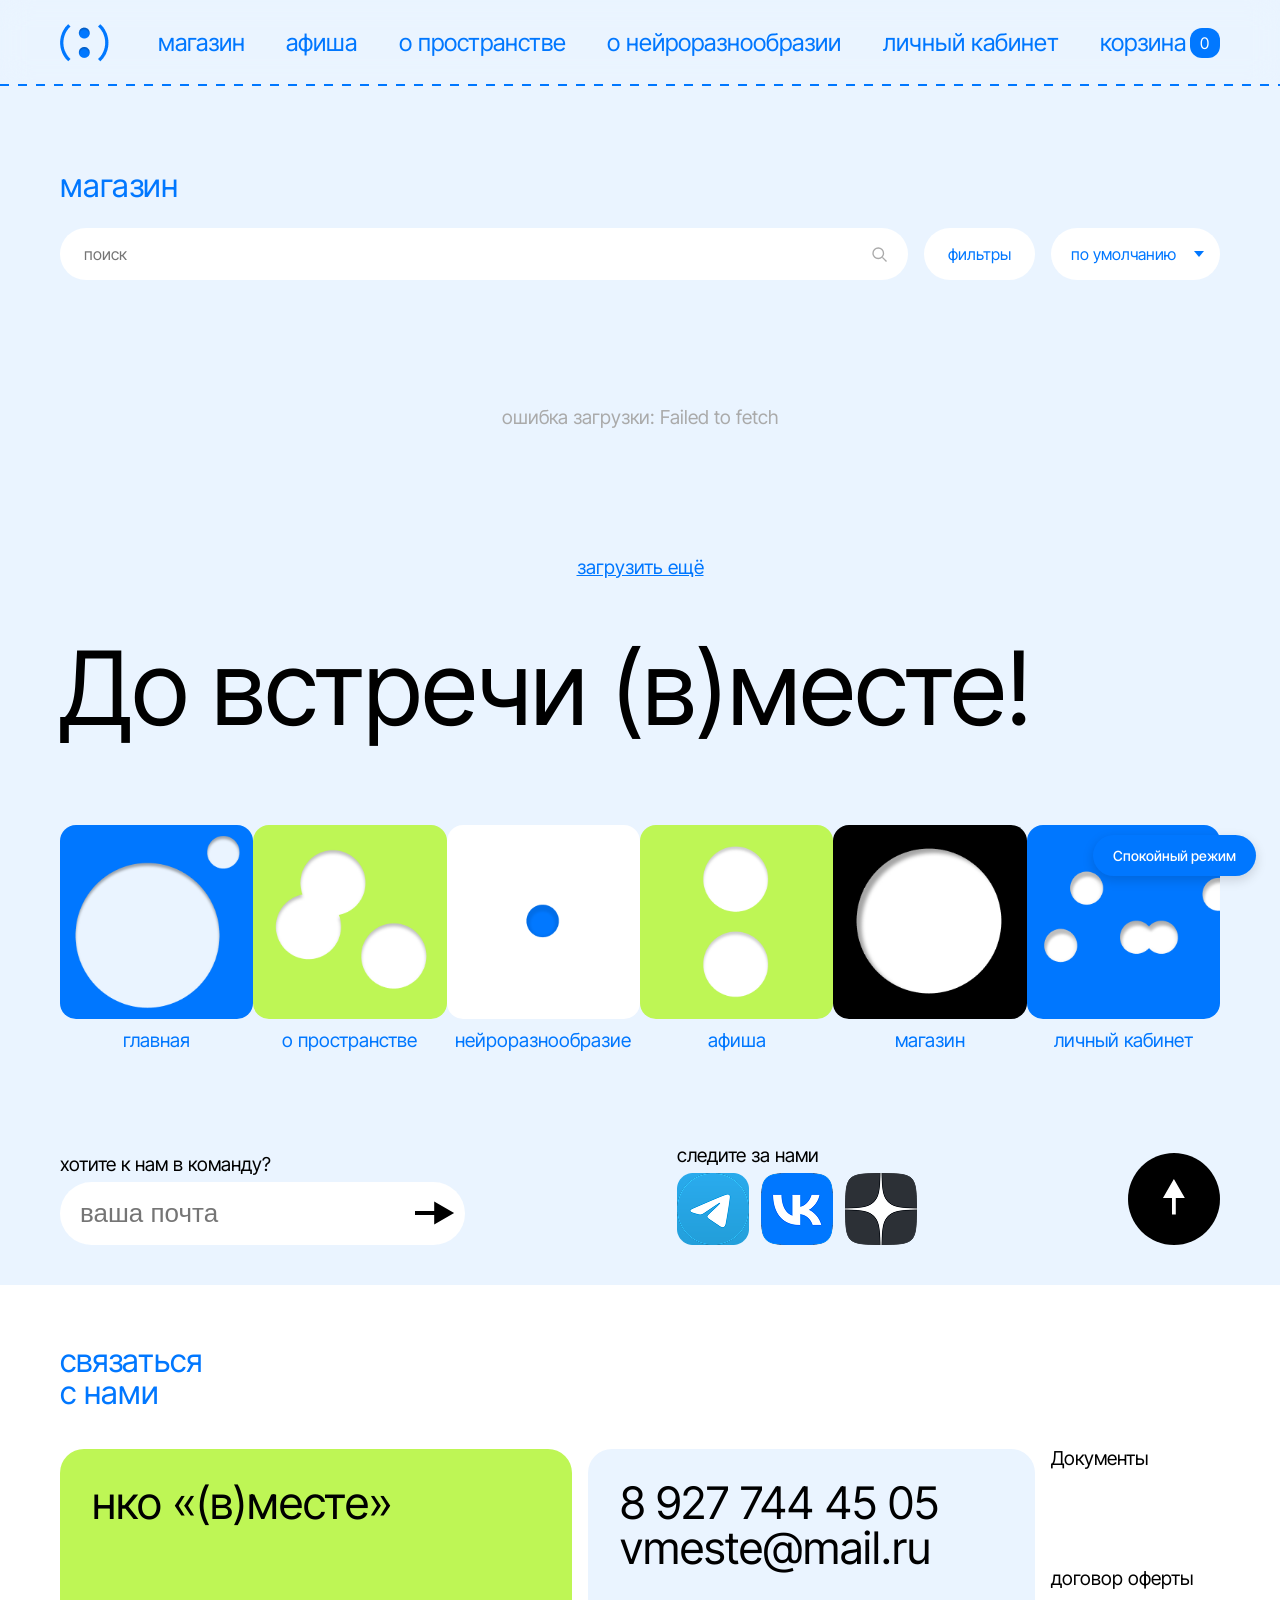
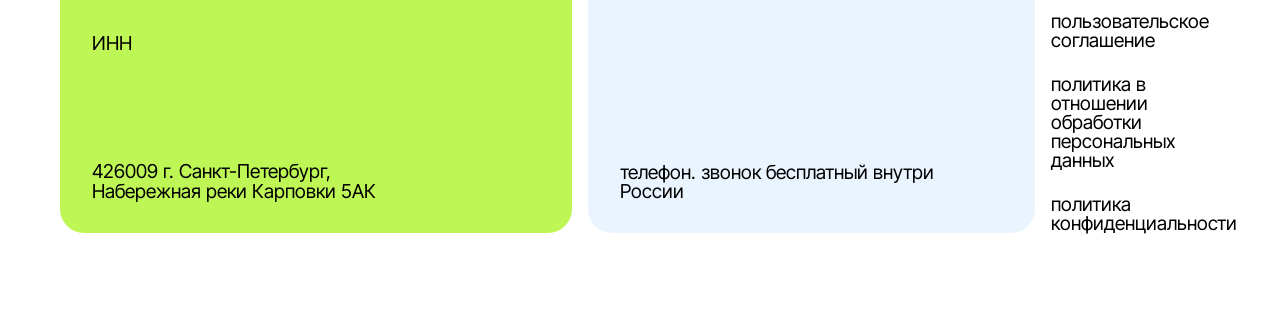
<file: magazin.html>
<!DOCTYPE html>
<html lang="ru">
<head>
  <meta charset="UTF-8" />
  <meta name="viewport" content="width=device-width, initial-scale=1.0" />
  <link rel="icon" type="image/png" href="media/лого.png">
  <link rel="apple-touch-icon" href="media/лого.png">
  <link rel="preconnect" href="https://hkyietnayzzeeuqqynfi.supabase.co" crossorigin>
  <script src="js/local-cache.js"></script>

  <!-- fonts -->
  <link href="https://fonts.googleapis.com/css2?family=Inter+Tight:wght@400&display=swap" rel="stylesheet">

  <!-- styles -->
  <link rel="stylesheet" href="styles/base/reset.css">
  <link rel="stylesheet" href="styles/base/variables.css">
  <link rel="stylesheet" href="styles/base/typography.css">
  

  <link rel="stylesheet" href="styles/layout/grid.css">
  <link rel="stylesheet" href="styles/layout/header.css">
  <link rel="stylesheet" href="styles/layout/footer.css">

  <link rel="stylesheet" href="styles/components/buttons.css">
  <link rel="stylesheet" href="styles/components/filters.css">
  <link rel="stylesheet" href="styles/components/cards.css">
  <link rel="stylesheet" href="styles/components/cards-shop.css">
  <link rel="stylesheet" href="styles/pages/shop.css">
  <link rel="stylesheet" href="styles/pages/cart.css">
  <link rel="stylesheet" href="styles/base/dark-theme.css">

  <title>(в)месте магазин</title>
</head>

<body>

    <!-- HEADER -->
  <header class="header">
    <div class="layout header__inner">

      <div class="logo">
      <a href="index.html"><img src="media/лого.png" alt="(в)месте"></a>
      </div>

    <!-- Десктопная навигация -->
      <nav class="nav">
        <a href="magazin.html">магазин</a>
        <a href="afisha.html">афиша</a>
        <a href="about vmeste.html">о пространстве</a>
        <a href="about neiro.html">о нейроразнообразии</a>
        <a href="lk.html" class="nav-cart">личный кабинет</a>
        <a href="korzina.html" class="cart">корзина
          <span class="nav-cart__icon">
            <svg width="30" height="30" viewBox="0 0 30 30" fill="none" xmlns="http://www.w3.org/2000/svg">
              <rect width="30" height="30" rx="12" fill="#0178FF"/>
            </svg>

            <span class="nav-cart__count">0</span>
          </span>
        </a>
      </nav>

    <!-- Мобильные элементы (видны только на мобилке) -->
      <div class="header__mobile-right">
        <!-- Иконка корзины -->
        <a href="korzina.html"  aria-label="Корзина">
           <span class="cart-icon__icon">
              <svg width="44" height="38" viewBox="0 0 44 38" fill="none" xmlns="http://www.w3.org/2000/svg">
                <path d="M21.542 0C25.9345 6.2473e-05 28.7988 1.90151 30.501 4.36328C31.9201 6.41578 32.4857 8.78502 32.5967 10.6074H40.2998C42.2017 10.6074 43.6236 12.3545 43.2373 14.2168L38.8047 35.584C38.5157 36.9761 37.289 37.9736 35.8672 37.9736H7.83008C6.42809 37.9736 5.21247 37.0032 4.90332 35.6357L0.0751953 14.2686C-0.348692 12.3924 1.0776 10.6077 3.00098 10.6074H10.3477C10.4828 8.78265 11.0841 6.40701 12.5361 4.35156C14.268 1.90026 17.1509 6.07893e-05 21.542 0ZM21.542 3C18.1528 3.00006 16.1721 4.40373 14.9863 6.08203C13.9622 7.53158 13.4917 9.25329 13.3584 10.6074H29.5898C29.4801 9.25083 29.037 7.52241 28.0332 6.07031C26.88 4.40241 24.9298 3.00006 21.542 3Z" fill="#0178FF"/>
                <path d="M21.2422 29.5723C20.388 29.5723 19.6589 29.3379 19.0547 28.8691C18.4505 28.4004 17.9896 27.7233 17.6719 26.8379C17.3542 25.9473 17.1953 24.8691 17.1953 23.6035C17.1953 22.3431 17.3542 21.2676 17.6719 20.377C17.9948 19.4811 18.4583 18.7988 19.0625 18.3301C19.6667 17.8561 20.3932 17.6191 21.2422 17.6191C22.0911 17.6191 22.8177 17.8561 23.4219 18.3301C24.026 18.7988 24.487 19.4811 24.8047 20.377C25.1276 21.2676 25.2891 22.3431 25.2891 23.6035C25.2891 24.8691 25.1302 25.9473 24.8125 26.8379C24.4948 27.7233 24.0339 28.4004 23.4297 28.8691C22.8307 29.3379 22.1016 29.5723 21.2422 29.5723ZM21.2422 28.3379C21.8203 28.3379 22.3099 28.153 22.7109 27.7832C23.112 27.4082 23.4167 26.8665 23.625 26.1582C23.8385 25.4499 23.9453 24.5983 23.9453 23.6035C23.9453 22.6035 23.8385 21.7493 23.625 21.041C23.4167 20.3327 23.112 19.791 22.7109 19.416C22.3099 19.041 21.8203 18.8535 21.2422 18.8535C20.3776 18.8535 19.7109 19.2702 19.2422 20.1035C18.7734 20.9368 18.5391 22.1035 18.5391 23.6035C18.5391 24.5983 18.6432 25.4499 18.8516 26.1582C19.0651 26.8665 19.3724 27.4082 19.7734 27.7832C20.1797 28.153 20.6693 28.3379 21.2422 28.3379Z" fill="white"/>
              </svg>

              <span class="nav-cart__count"></span>
            </span>
        </a>

        <!-- Бургер -->
        <button class="burger" aria-label="Открыть меню" aria-expanded="false">
          <span class="burger__line"></span>
          <span class="burger__line"></span>
          <span class="burger__line"></span>
        </button>
      </div>
    </div>
  </header>
  
  <div class="mobile-menu">
    <div class="mobile-menu__inner">
      <nav class="mobile-menu__nav">
        <a href="magazin.html">магазин</a>
        <a href="afisha.html">афиша</a>
        <a href="about vmeste.html">о пространстве</a>
        <a href="about neiro.html">о нейроразнообразии</a>
        <a href="lk.html">личный кабинет</a>
      </nav>
    </div>  
  </div>
  <main id="shop">

    <div id="zn1" class="layout"> <h3>магазин</h3> </div>

    
    <div  class="layout">

      <!-- тулбар -->
      <div class="shop__toolbar">

        <div class="shop__search-wrap">
          <input
            class="shop__search"
            id="shopSearch"
            type="text"
            placeholder="поиск"
            autocomplete="off"
          />
          <span class="shop__search-icon">
            <svg width="18" height="18" viewBox="0 0 24 24" fill="none"
                stroke="currentColor" stroke-width="1.8">
              <circle cx="11" cy="11" r="7"/>
              <line x1="16.5" y1="16.5" x2="22" y2="22"/>
            </svg>
          </span>
        </div>

        <!-- Кнопка фильтров — попап вставляется JS-ом сразу после неё -->
        <div class="shop__filters-wrap">
          <button class="shop__btn-toolbar" id="shopFiltersBtn">
            фильтры
          </button>
          <div class="mer__filter-popup" id="shopFilterPopup">
            <div class="mer__filter-popup-head">
              <span>фильтры</span>
              <button class="mer__filter-popup-close" id="shopFilterClose">×</button>
            </div>
            <div class="mer__filter-group">
              <span class="mer__filter-group-label">категория</span>
              <div class="mer__chips">
                <button class="mer__chip" data-group="category" data-value="одежда">одежда</button>
                <button class="mer__chip" data-group="category" data-value="канцелярия">канцелярия</button>
                <button class="mer__chip" data-group="category" data-value="аксессуары">аксессуары</button>
                <button class="mer__chip" data-group="category" data-value="игрушки">игрушки</button>
              </div>
            </div>
            <div class="mer__filter-popup-footer">
              <button class="mer__filter-reset" id="shopFilterReset">сбросить</button>
              <button class="mer__filter-apply" id="shopFilterApply">показать</button>
            </div>
          </div>
        </div>

        <!-- Сортировка — кастомный dropdown -->
        <div class="mer__custom-select" id="shopSortWrap">
          <button class="mer__custom-select-trigger" id="shopSortTrigger">по умолчанию</button>
          <div class="mer__custom-select-dropdown" id="shopSortDropdown">
            <button class="mer__custom-select-option selected" data-value="default">по умолчанию</button>
            <button class="mer__custom-select-option" data-value="price-asc">сначала дешевле</button>
            <button class="mer__custom-select-option" data-value="price-desc">сначала дороже</button>
            <button class="mer__custom-select-option" data-value="name-asc">по алфавиту</button>
          </div>
          <input type="hidden" id="shopSortSelect" value="default">
        </div>

      </div>

      <!-- Строка активных фильтров -->
      <div class="mer__active-filters" id="shopActiveFilters" hidden></div>

      <!-- грид карточек -->
      <div class="shop__grid" id="shopGrid"></div>

      <!-- загрузить ещё -->
      <div class="shop__loadmore-wrapper">
        <button class="shop__loadmore" id="shopLoadMore">
          загрузить ещё
        </button>
      </div>

    </div>
  </section>

    
  </main>

  <!-- FOOTER -->
  <footer class="footer">
    <div id="fbackf" >
      <div class="layout">
        <h1 id="zf" class="full-width" >До встречи (в)месте!</h1>
        <article class="foot_nav"> 
          <div class="navc"> 
            <a href="index.html"><img src="media/f1.png" alt=""></a>
            <a href="index.html"><p>главная</p></a>
          </div>

          <div class="navc"> 
            <a href="about vmeste.html"><img src="media/f2.png" alt=""></a>
            <a href="about vmeste.html"><p>о пространстве</p></a>
          </div>

          <div class="navc"> 
            <a href="about neiro.html"><img src="media/f3.png" alt=""></a>
            <a href="about neiro.html"><p>нейроразнообразие</p></a>
          </div>

          <div class="navc"> 
            <a href="afisha.html"><img src="media/f4.png" alt=""></a>
            <a href="afisha.html"><p>афиша</p></a>
          </div>

          <div class="navc"> 
            <a href="magazin.html"><img src="media/f5.png" alt=""></a>
            <a href="magazin.html"><p>магазин</p></a>
          </div>

          <div class="navc"> 
            <a href="lk.html"> <img src="media/f6.png" alt=""></a>
            <a href="lk.html"><p>личный кабинет</p></a>
          </div>

        </article>
      
        <div class="nizb">
          <div class="footer__subscribe">
            <p class="footer__subscribe-text">хотите к нам в команду?</p>
            <form class="input-arrow">
              <input 
                type="email" 
                placeholder="ваша почта" 
                class="input-arrow__field"
              >

              <button type="submit" class="input-arrow__btn">
                <!-- вставь сюда SVG из Figma -->
                <svg width="40" height="23" viewBox="0 0 40 23" fill="none" xmlns="http://www.w3.org/2000/svg">
                <path d="M39.124 11.5006L19.2046 23.0012L19.2046 13.4926L-9.38835e-07 13.4926L-6.6163e-07 9.50867L19.2046 9.50868L19.2046 1.33629e-06L39.124 11.5006Z" fill="black"/>
                </svg>

              </button>
            </form>
          </div>
      
        
          <div class="footer__socials">
            <p>следите за нами</p>
            <div class="footer__icons">
              <a href="#" aria-label="Telegram" class="icon"><img src="media/icon_telegram.png" alt=""></a>
              <a href="#" aria-label="VK" class="icon"><img src="media/icon_vk.png" alt=""></a>
              <a href="#" aria-label="Еще" class="icon"><img src="media/icon_dzen.png" alt=""></a>
            </div>
          </div>

          <div>
            <button class="footer__buttonup"> 
              <svg width="35" height="57" viewBox="0 0 35 57" fill="none" xmlns="http://www.w3.org/2000/svg">
              <path d="M17.3203 -1.30331e-06L34.6406 30L20.3203 30L20.3203 56.1973L14.3203 56.1973L14.3203 30L-1.97128e-06 30L17.3203 -1.30331e-06Z" fill="white"/>
              </svg>

            </button>
          </div>
        </div>
      </div>
        
    </div>


    <div id="sback" class="layout"> 

      <h3 id="contactz"  class="full-width">связаться с нами</h3>

          <div class="footer__contacts">

            <!-- карточка 1 -->
            <div class="footer__card footer__card--narrow footer__card--green">
              <h2>нко «(в)месте»</h2>
              <p>ИНН</p>
              <p>
                426009 г. Санкт-Петербург,<br>
                Набережная реки Карповки 5АК
              </p>
            </div>

            <!-- карточка 2 -->
            <div class="footer__card footer__card--narrow footer__card--blue">
              <div><h2>8 927 744 45 05</h2>
              <h2>vmeste@mail.ru</h2></div>
              <p class="footer__note">телефон. звонок бесплатный внутри России</p>
            </div>

            <!-- карточка 3 -->
            <div class="footer__links">
              <p>Документы</p>
              <div class="footer__linksw"> 
               <a href="#"><p>договор оферты</p></a>
               <a href="#"><p>пользовательское соглашение</p></a>
               <a href="#"><p>политика в отношении обработки персональных данных</p></a>
               <a href="#"><p>политика конфиденциальности</p></a>
              </div>
              
            </div>
          </div>

    </div>
  


  </footer>

  <script src="js/burger.js"></script>
  <script src="js/up.js"></script>
  <script src="js/supabase-config.js"></script>
  <script src="js/cart.js"></script>
  <script src="js/shop.js"></script>
  <script src="js/shop-filters.js"></script>
  <script src="js/theme.js"></script>
</body>
</html>
</file>
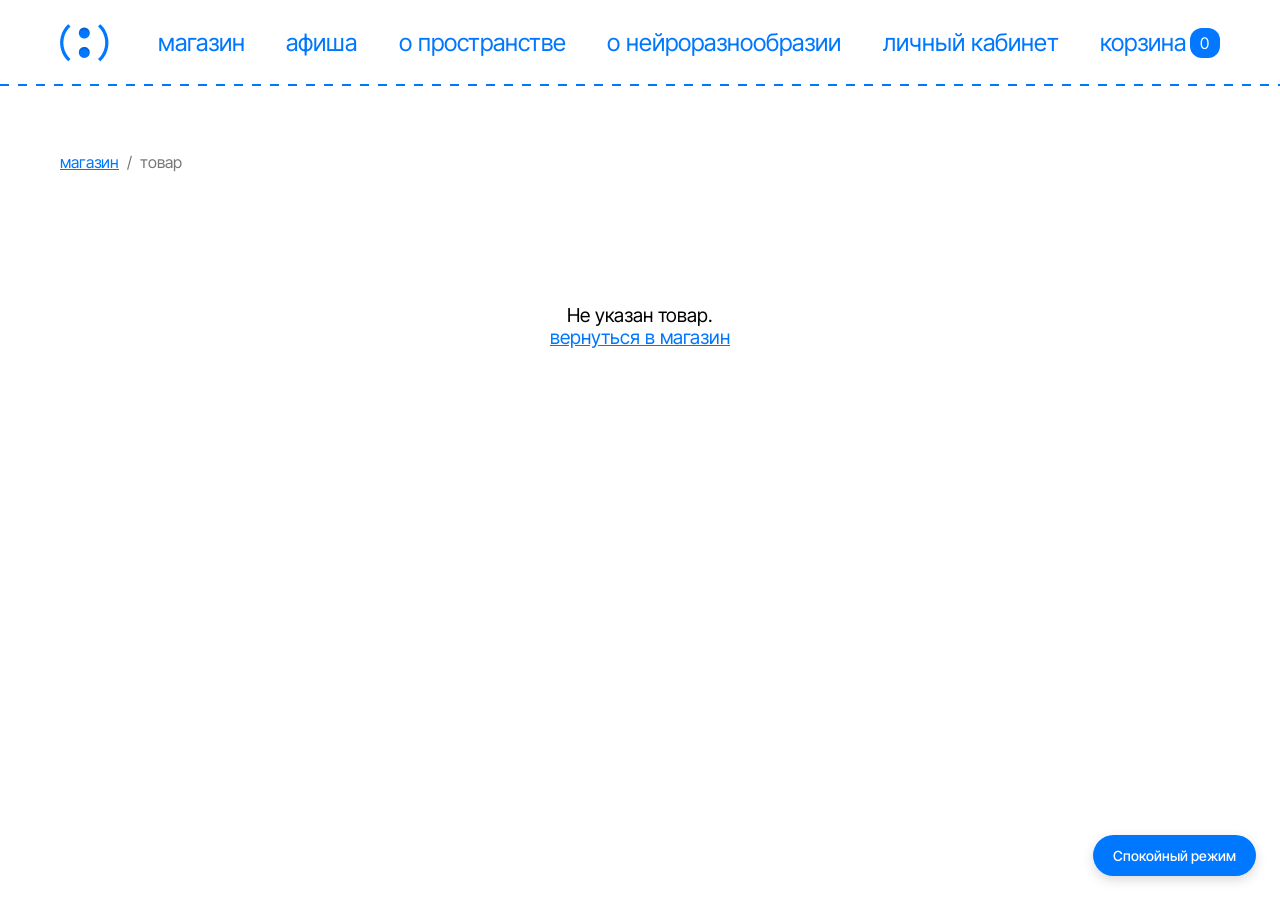
<file: product.html>
<!DOCTYPE html>
<html lang="ru">
<head>
  <meta charset="UTF-8">
  <meta name="viewport" content="width=device-width, initial-scale=1.0">
  <link rel="icon" type="image/png" href="media/лого.png">
  <link rel="apple-touch-icon" href="media/лого.png">
  <link rel="preconnect" href="https://hkyietnayzzeeuqqynfi.supabase.co" crossorigin>
  <script src="js/local-cache.js"></script>
  <link href="https://fonts.googleapis.com/css2?family=Inter+Tight:wght@400;500;600&display=swap" rel="stylesheet">

  <link rel="stylesheet" href="styles/base/reset.css">
  <link rel="stylesheet" href="styles/base/variables.css">
  <link rel="stylesheet" href="styles/base/typography.css">
  <link rel="stylesheet" href="styles/layout/grid.css">
  <link rel="stylesheet" href="styles/layout/header.css">
  <link rel="stylesheet" href="styles/layout/footer.css">
  <link rel="stylesheet" href="styles/components/buttons.css">
  <link rel="stylesheet" href="styles/pages/product.css">
  <link rel="stylesheet" href="styles/pages/cart.css">
  <link rel="stylesheet" href="styles/base/dark-theme.css">

  <title>Товар — (в)месте</title>
</head>
<body>
  <header class="header">
    <div class="layout header__inner">
      <div class="logo">
        <a href="index.html"><img src="media/лого.png" alt="(в)месте"></a>
      </div>
      <nav class="nav">
        <a href="magazin.html">магазин</a>
        <a href="afisha.html">афиша</a>
        <a href="about vmeste.html">о пространстве</a>
        <a href="about neiro.html">о нейроразнообразии</a>
        <a href="lk.html" class="nav-cart">личный кабинет</a>
        <a href="korzina.html" class="cart">корзина
          <span class="nav-cart__icon">
            <svg width="30" height="30" viewBox="0 0 30 30" fill="none">
              <rect width="30" height="30" rx="12" fill="#0178FF"/>
            </svg>
            <span class="nav-cart__count">0</span>
          </span>
        </a>
      </nav>
      <div class="header__mobile-right">
        <a href="korzina.html" aria-label="Корзина">
          <span class="cart-icon__icon">
            <svg width="44" height="38" viewBox="0 0 44 38" fill="none">
              <path d="M21.542 0C25.9345 6.2473e-05 28.7988 1.90151 30.501 4.36328C31.9201 6.41578 32.4857 8.78502 32.5967 10.6074H40.2998C42.2017 10.6074 43.6236 12.3545 43.2373 14.2168L38.8047 35.584C38.5157 36.9761 37.289 37.9736 35.8672 37.9736H7.83008C6.42809 37.9736 5.21247 37.0032 4.90332 35.6357L0.0751953 14.2686C-0.348692 12.3924 1.0776 10.6077 3.00098 10.6074H10.3477C10.4828 8.78265 11.0841 6.40701 12.5361 4.35156C14.268 1.90026 17.1509 6.07893e-05 21.542 0Z" fill="#0178FF"/>
            </svg>
            <span class="nav-cart__count">0</span>
          </span>
        </a>
        <button class="burger" aria-label="Открыть меню" aria-expanded="false">
          <span class="burger__line"></span>
          <span class="burger__line"></span>
          <span class="burger__line"></span>
        </button>
      </div>
    </div>
  </header>

  <div class="mobile-menu">
    <div class="mobile-menu__inner">
      <nav class="mobile-menu__nav">
        <a href="magazin.html">магазин</a>
        <a href="afisha.html">афиша</a>
        <a href="about vmeste.html">о пространстве</a>
        <a href="about neiro.html">о нейроразнообразии</a>
        <a href="lk.html">личный кабинет</a>
      </nav>
    </div>
  </div>

  <main id="product" class="layout layout--padding">
    <nav class="product__breadcrumbs" aria-label="Хлебные крошки">
      <a href="magazin.html">магазин</a>
      <span>/</span>
      <span id="productBreadcrumb">товар</span>
    </nav>

    <section class="product__card" id="productCard" aria-live="polite">
      <div class="product__loading">загрузка товара...</div>
    </section>
  </main>

  <script src="js/burger.js"></script>
  <script src="js/up.js"></script>
  <script src="js/supabase-config.js"></script>
  <script src="js/cart.js"></script>
  <script src="js/product.js"></script>
  <script src="js/theme.js"></script>
</body>
</html>
</file>
<file: styles/base/variables.css>
:root {
  /* =========================
     COLORS
  ========================== */
  --black: #000;
  --white: #fff;
  --blue: #0077FF;
  --dark-blue: #0066da;
  --light-blue: #EAF4FF;
  --green: #BEF655;

  /* =========================
     GRADIENTS
  ========================== */
  --gradient-main: linear-gradient(to top, #BEF655 0%, #FFFFFF 60%);

  /* =========================
     LAYOUT
  ========================== */
  --header-height: 86px;

  /* =========================
     SPACING (8pt system)
  ========================== */
  --space-4: 4px;
  --space-8: 8px;
  --space-16: 16px;
  --space-24: 24px;
  --space-32: 32px;
  --space-64: 64px;

  /* =========================
     TYPOGRAPHY BASE
  ========================== */
  --font-primary: "Inter Tight", sans-serif;
  --lh-100: 100%;
  --font-weight: 400;

  /* =========================
     TYPOGRAPHY SIZES (clamp)
  ========================== */
  --h1: clamp(54px, 8vw, 128px);
  --h2: clamp(28px, 3.5vw, 64px);
  --h3: clamp(16px, 2.5vw, 32px);
  --body: clamp(16px, 1.5vw, 20px);
  --dec: clamp(12px, 1.5vw, 16px);
  --nav: clamp(16px, 2vw, 24px);
  --btn-primary: clamp(16px, 2.5vw, 32px);
  --btn-secondary: clamp(12px, 1.5vw, 20px);

  /* =========================
     BUTTON PADDING
  ========================== */
  --btn-padding-mobile: 12px 24px;
  --btn-padding-desktop: 22px 60px;
}

/* ===== ГЛОБАЛЬНЫЕ СТИЛИ ССЫЛОК ===== */
</file>
<file: styles/base/typography.css>
h1, h2, h3, p {
  font-family: var(--font-primary);
  line-height: var(--lh-100);
  font-weight: var(--font-weight);
  margin: 0;
}

h1 { font-size: var(--h1); }
h2 { font-size: var(--h2); }
h3 { font-size: var(--h3); }

p {
  font-size: var(--body);
}

.dec {
  font-family: var(--font-primary);
  line-height: var(--lh-100);
  font-weight: var(--font-weight);
  margin: 0;
  font-size: var(--dec);
}

.zone-label {
  font-family: var(--font-primary);
  font-size: var(--body);
  fill: black;
  pointer-events: none; /* критично */
}
</file>
<file: styles/base/dark-theme.css>
/* ============================================
   РЕЖИМ ПОНИЖЕННОЙ СЕНСОРНОЙ НАГРУЗКИ
   Приглушённые, но сочные оттенки салатового и голубого
   ============================================ */

.low-sensory {
  /* Основные цвета – снижена насыщенность, но сохранён характер */
  --black: #2C3E50;              /* мягкий тёмно-серый вместо чёрного */
  --white: #F8F9FA;              /* очень светлый серый вместо белого */
  --blue: #5A8FBF;               /* приглушённый голубовато-синий (был #0077FF) */
  --dark-blue: #4A7A9E;          /* чуть темнее для ховера */
  --light-blue: #E2E8F0;         /* светлый серо-голубой для фонов */
  --green: #A4D46A;              /* приглушённый, но сочный салатовый (был #BEF655) */

  /* Градиент: зелёный → белый (цвета приглушены) */
  --gradient-main: linear-gradient(to top, var(--green) 0%, var(--white) 60%);

  /* Дополнительные переменные */
  --card-bg: #FFFFFF;
  --text-muted: #6C757D;
  --hover-overlay: rgba(0, 0, 0, 0.03);
  --shadow-sm: 0 4px 12px rgba(0, 0, 0, 0.05);
  --shadow-md: 0 8px 20px rgba(0, 0, 0, 0.08);
}

/* --- 1. ТЕКСТ И ССЫЛКИ (глобально) --- */
.low-sensory body,
.low-sensory h1, .low-sensory h2, .low-sensory h3,
.low-sensory p, .low-sensory span, .low-sensory li,
.low-sensory .zone-label,
.low-sensory .card p, .low-sensory .card h2,
.low-sensory .abonement-item p, .low-sensory .abonement-item h2,
.low-sensory .rule-card p, .low-sensory .rule-card h2,
.low-sensory .footer__card p, .low-sensory .footer__card h2,
.low-sensory .footer__links p {
  color: var(--black) !important;
}

.low-sensory a:not(.btn):not(.low-sensory-fixed-btn) {
  color: var(--blue) !important;
}
.low-sensory a:hover {
  color: var(--dark-blue) !important;
}

/* --- 2. ФОНЫ (все контейнеры) --- */
.low-sensory body,
.low-sensory .hero,
.low-sensory .faq,
.low-sensory .about,
.low-sensory .features,
.low-sensory .location,
.low-sensory .donate,
.low-sensory #shop, .low-sensory #afisha,
.low-sensory .mobile-menu,
.low-sensory .modal__container,
.low-sensory .shop-card,
.low-sensory .mer-card,
.low-sensory .account-order,
.low-sensory .cart-item,
.low-sensory .cart-summary,
.low-sensory .card,
.low-sensory .abonement-item,
.low-sensory .rule-card {
  background-color: var(--white) !important;
}

/* --- 3. ЦВЕТНЫЕ КАРТОЧКИ (все: карточки, абонементы, футер) --- */
/* Синие карточки – светлый голубой фон */
.low-sensory .card--blue,
.low-sensory .abonement-item--blue,
.low-sensory .rule-card--blue,
.low-sensory .footer__card--blue {
  background-color: #D4E4F5 !important;
}
/* Зелёные карточки – светлый салатовый фон */
.low-sensory .card--green,
.low-sensory .abonement-item--green,
.low-sensory .rule-card--green,
.low-sensory .footer__card--green {
  background-color: #E8F5E0 !important;
}
.low-sensory .card--lightblue,
.low-sensory .abonement-item--lightblue,
.low-sensory .rule-card--lightblue {
  background-color: var(--light-blue) !important;
}

/* --- 4. ФУТЕР (специфика) --- */
.low-sensory #fbackf {
  background-color: #E9ECEF !important;
}
.low-sensory #sback {
  background-color: var(--white) !important;
}
.low-sensory .footer__links a {
  color: var(--blue) !important;
}
.low-sensory .footer__icons .icon img {
  filter: brightness(0.8) contrast(0.9) !important;
}

/* --- 5. КНОПКИ И ЭЛЕМЕНТЫ УПРАВЛЕНИЯ --- */
.low-sensory .btn--primary {
  background-color: var(--blue) !important;
  color: var(--white) !important;
}
.low-sensory .btn--primary:hover {
  background-color: var(--dark-blue) !important;
}
.low-sensory .btn--secondary,
.low-sensory .btn--white,
.low-sensory .shop__btn-toolbar,
.low-sensory .mer__btn-toolbar {
  background-color: #E9ECEF !important;
  color: var(--blue) !important;
  border: 1px solid #CED4DA !important;
}
.low-sensory .shop__search,
.low-sensory .mer__search,
.low-sensory .modal__input {
  background-color: #F1F3F5 !important;
  border-color: #CED4DA !important;
  color: var(--black) !important;
}

/* --- 6. СЛАЙДЕР (пожертвования) --- */
.low-sensory .track-fill {
  background-color: var(--green) !important;
}
.low-sensory .track-btn.green {
  background-color: var(--green) !important;
  color: var(--black) !important;
}
.low-sensory .track-btn {
  background-color: #ADB5BD !important;
}

/* --- 7. ПУНКТИРНЫЕ ЛИНИИ --- */
.low-sensory .header::after,
.low-sensory .features::after,
.low-sensory .location::after,
.low-sensory .donate::after,
.low-sensory .dashed-line-1,
.low-sensory .dashed-line-2,
.low-sensory .dashed-line-3,
.low-sensory .dashed-line-4 {
  background: repeating-linear-gradient(
    to right,
    var(--blue) 0px,
    var(--blue) 9px,
    transparent 9px,
    transparent 18px
  ) !important;
  opacity: 0.5;
}

/* --- 8. SVG И ИКОНКИ --- */
.low-sensory .logo img,
.low-sensory .nav-cart__icon svg rect,
.low-sensory .cart-icon__icon svg path:first-child,
.low-sensory .footer__buttonup svg path {
  fill: var(--black) !important;
  opacity: 0.8;
}
/* Слегка приглушаем изображения, но не инвертируем */
.low-sensory img {
  filter: brightness(0.98) contrast(0.95);
}
/* Карта пространства (SVG) */
.low-sensory .zone {
  stroke: #8C9AAB !important;
}
.low-sensory .zone-label {
  fill: var(--black) !important;
}

/* --- 9. СКРОЛЛБАР --- */
.low-sensory ::-webkit-scrollbar-thumb {
  background: #ADB5BD !important;
}

/* --- 10. ФИКСИРОВАННАЯ КНОПКА ПЕРЕКЛЮЧЕНИЯ --- */
.low-sensory-fixed-btn {
  position: fixed;
  bottom: 24px;
  right: 24px;
  z-index: 9999;
  background-color: var(--blue);
  color: white;
  border: none;
  border-radius: 60px;
  padding: 12px 20px;
  font-family: var(--font-primary);
  font-size: 14px;
  font-weight: 500;
  cursor: pointer;
  box-shadow: 0 4px 12px rgba(0, 0, 0, 0.15);
  transition: all 0.2s ease;
  display: flex;
  align-items: center;
  gap: 8px;
  backdrop-filter: blur(4px);
}
.low-sensory-fixed-btn:hover {
  transform: scale(1.02);
  background-color: var(--dark-blue);
  box-shadow: 0 6px 16px rgba(0, 0, 0, 0.2);
}
.low-sensory .low-sensory-fixed-btn {
  background-color: var(--blue);
  opacity: 0.9;
}
@media (max-width: 756px) {
  .low-sensory-fixed-btn {
    bottom: 16px;
    right: 16px;
    padding: 10px 16px;
    font-size: 13px;
  }
}
/* Приглушаем насыщенность всех изображений и иконок в футере */
.low-sensory img,
.low-sensory .footer__icons .icon img {
  filter: saturate(0.55) brightness(0.98);
}


/* Специально для карточки мероприятия (event-detail) */
.low-sensory .event-hero__date-card {
  background:  #E8F5E0 !important;
}

/* --- 11. КНОПКА «НАВЕРХ» В ФУТЕРЕ (спокойный режим) --- */
.low-sensory .footer__buttonup {
  background-color: #adb0b6 !important;  /* приглушённый серый вместо чёрного */
}
.low-sensory .footer__buttonup svg path {
  fill: #2C3E50 !important;  /* стрелка становится тёмно-серой (в тон тексту) */
}
.low-sensory .footer__buttonup:hover {
  background-color: #5A7A9A !important;  /* при наведении — приглушённый синий */
}

/* --- 12. СЧЁТЧИК КОРЗИНЫ (синий фон с цифрой) --- */
.low-sensory .nav-cart__icon svg rect {
  fill: #91a8c0 !important;  /* фон счётчика — приглушённый синий (вместо яркого #0178FF) */
}
.low-sensory .nav-cart__count {
  color: #2C3E50 !important;  /* цифра становится тёмно-серой (мягче, чем белый) */
}

/* Мобильная версия корзины */
.low-sensory .cart-icon__icon svg path:first-child {
  fill: #91a8c0 !important;
}
.low-sensory .cart-icon__icon .nav-cart__count {
  color: #2C3E50 !important;
}
</file>
<file: styles/layout/grid.css>
/* ===== АДАПТИВНАЯ СЕТКА ===== */
.layout {
  --grid-columns: 12;
  --grid-gap: clamp(8px, 1.25vw, 24px);
  
  display: grid;
  grid-template-columns: repeat(var(--grid-columns), 1fr);
  gap: var(--grid-gap);
  
  width: 100%;
  max-width: 1608px;
  margin: 0 auto;
  padding: 0;
}

.layout--padding {
  padding-top: 120px;
  padding-bottom: 120px;
}

/* Декоративная линия снизу */
#locate {
  position: relative;
}

#locate::after {
  content: '';
  position: absolute;
  bottom: 0;
  left: 0;
  width: 100%;
  height: 2px;
  background: repeating-linear-gradient(
    to right,
    var(--blue) 0px,
    var(--blue) 9px,
    transparent 9px,
    transparent 18px
  );
  background-repeat: no-repeat;
}

.flex {
  display: flex;
  justify-self: center;
  flex-direction: column;
  align-items: center;
}


/* ===== ПЛАНШЕТ ===== */
@media (max-width: 1608px) {
  .layout {
    --grid-columns: 12;
    padding: 0 60px;
  }
  
  .layout--padding {
    padding-top: 80px;
    padding-bottom: 80px;
  }
}

/* ===== ПЛАНШЕТ ===== */
@media (max-width: 1156px) {
  .layout {
    --grid-columns: 6;
    padding: 0 24px;
  }
  
  .layout--padding {
    padding-top: 80px;
    padding-bottom: 80px;
  }
}

/* ===== МОБИЛКА ===== */
@media (max-width: 756px) {
  .layout {
    --grid-columns: 4;
    padding: 0 8px;
  }
  
  .layout--padding {
    padding-top: 60px;
    padding-bottom: 60px;
  }


}
</file>
<file: styles/layout/header.css>
/* ===== HEADER ===== */
.header {
  position: fixed;
  top: 0;
  left: 0;
  width: 100%;
  height: var(--header-height);
  z-index: 1000;

  display: flex;
  align-items: center;
  backdrop-filter: blur(15px);
  -webkit-backdrop-filter: blur(10px);
}

.header__inner {
  width: 100%;
  align-items: center;
}

/* ===== ЛОГОТИП ===== */
.logo {
  grid-column: 1 / 4;
  display: flex;
  align-items: center;
}

.logo img {
  display: block;
  max-width: 100%;
  height: auto;
}

/* ===== НАВИГАЦИЯ ===== */
.nav {
  grid-column: 5 / -1;
  display: flex;
  justify-content: space-between;
  align-items: center;
  font-family: var(--font-primary);
  font-size: var(--nav);
  line-height: var(--lh-100);
  font-weight: var(--font-weight);
  text-decoration: none;
}

.nav a {
  color: var(--blue);
  text-decoration: none;
  display: flex;
  align-items: center;
}

.nav a:hover {
  color: var(--dark-blue);
  text-decoration: none;
}

/* ===== ДЕКОРАТИВНАЯ ЛИНИЯ СНИЗУ ===== */
.header::after {
  content: '';
  position: absolute;
  bottom: 0;
  left: 0;
  width: 100%;
  height: 2px;
  background: repeating-linear-gradient(
    to right,
    var(--blue),
    var(--blue) 9px,
    transparent 9px,
    transparent 18px
  );
}

/* ===== МОБИЛЬНЫЕ ЭЛЕМЕНТЫ (по умолчанию скрыты) ===== */
.header__mobile-right {
  display: none;
}

.cart {
  gap: 4px;
}

.cart-icon {
  display: none;
  position: relative;
  width: 32px;
  height: 32px;
  cursor: pointer;
}

.nav-cart {
  display: inline-flex;
  align-items: center;
  text-decoration: none;
  color: var(--blue);
  gap: 4px;
}

.nav-cart__icon {
  position: relative;
  display: inline-flex;
  align-items: center;
  justify-content: center;
}

.cart-icon__icon {
  position: relative;
  display: inline-flex;
  align-items: center;
  justify-content: center;
}

.cart-icon__icon svg path:nth-child(2) {
  display: none;
}

.nav-cart__icon svg {
  display: block;
}

.nav-cart__count {
  position: absolute;
  top: 50%;
  left: 50%;
  transform: translate(-50%, -50%);
  color: white;
  font-family: var(--font-primary);
  font-size: 16px;
  font-weight: 400;
  line-height: 1;
  pointer-events: none;
}

.burger {
  display: none;
  width: 32px;
  height: 32px;
  background: none;
  border: none;
  cursor: pointer;
  flex-direction: column;
  justify-content: center;
  align-items: center;
  gap: 6px;
  padding: 0;
  z-index: 1001;
}

.burger__line {
  display: block;
  width: 32px;
  height: 3px;
  background: var(--black);
  border-radius: 3px;
  transition: transform 0.3s ease, opacity 0.3s ease;
}

/* Анимация в крестик */
.burger.active .burger__line:nth-child(1) {
  transform: translateY(9px) rotate(45deg);
}

.burger.active .burger__line:nth-child(2) {
  opacity: 0;
}

.burger.active .burger__line:nth-child(3) {
  transform: translateY(-9px) rotate(-45deg);
}

/* ===== МОБИЛЬНОЕ МЕНЮ ===== */
.mobile-menu {
  display: none;
  position: fixed;
  top: 0;
  left: 0;
  width: 100%;
  height: 310px;
  background: var(--white);
  z-index: 999;
  padding-top: calc(var(--header-height) + 16px);
  box-shadow: 0 4px 20px rgba(0, 0, 0, 0.1);
  transform: translateY(-100%);
  transition: transform 0.4s cubic-bezier(0.4, 0, 0.2, 1);
}

.mobile-menu.active {
  transform: translateY(0);
}

.mobile-menu__inner {
  display: grid;
  grid-template-columns: repeat(4, 1fr);
  column-gap: 8px;
  justify-content: center;
  padding: 0 clamp(16px, 8vw - 60px, 156px);
}

.mobile-menu__nav {
  grid-column: 2 / 5;
  display: flex;
  flex-direction: column;
  gap: 16px;
}

.mobile-menu__nav a {
  font-family: var(--font-primary);
  font-size: 16px;
  line-height: var(--lh-100);
  font-weight: var(--font-weight);
  color: var(--black);
  text-decoration: none;
}

.mobile-menu__nav a:hover {
  color: var(--blue);
}

/* ===== АДАПТИВ ===== */

/* Ноутбук (1608px) */
@media (max-width: 1608px) {
  .logo {
    grid-column: 1 / 2;
  }
  
  .nav {
    grid-column: 2 / -1;
  }
}

/* Планшет (1156px) */
@media (max-width: 1156px) {
  .logo {
    grid-column: 1 / 2;
  }
  
  .nav {
    grid-column: 2 / -1;
  }
}

/* Мобилка (756px) */
@media (max-width: 756px) {
  .header {
    height: var(--header-height);
  }
  
  .logo {
    grid-column: 1 / 3;
  }
  
  /* Скрываем десктопную навигацию */
  .nav {
    display: none;
  }
  
  /* Показываем корзину, бургер, мобильное меню */
  .header__mobile-right {
    display: flex;
    align-items: center;
    gap: 16px;
    grid-column: 3 / -1;
    justify-content: flex-end;
  }
  
  .cart-icon {
    display: flex;
  }
  
  .burger {
    display: flex;
  }
  
  .mobile-menu {
    display: block;
  }
}

/* ===== МОБИЛЬНОЕ МЕНЮ ===== */
.mobile-menu {
  position: fixed;
  top: 0;
  left: 0;
  width: 100%;
  height: 100vh;
  background: var(--white);
  z-index: 999;
  padding-top: calc(var(--header-height) + 20px);
  transform: translateX(-100%);
  transition: transform 0.3s cubic-bezier(0.4, 0, 0.2, 1);
  overflow-y: auto;
  box-shadow: 0 4px 20px rgba(0, 0, 0, 0.1);
}

.mobile-menu.active {
  transform: translateX(0);
}

.mobile-menu__inner {
  padding: 0 20px;
}

.mobile-menu__nav {
  display: flex;
  flex-direction: column;
  gap: 24px;
}

.mobile-menu__nav a {
  font-family: var(--font-primary);
  font-size: 20px;
  line-height: var(--lh-100);
  font-weight: var(--font-weight);
  color: var(--blue);
  text-decoration: none;
  padding: 12px 0;
  border-bottom: 1px solid rgba(1, 120, 255, 0.15);
}

.mobile-menu__nav a:last-child {
  border-bottom: none;
}

.mobile-menu__nav a:hover {
  color: var(--dark-blue);
}

.mobile-menu .nav-cart__icon,
.mobile-menu .nav-cart__icon svg,
.mobile-menu .nav-cart__icon rect {
    display: none !important;
}

.cart-icon__icon .nav-cart__count {
  top: 62%;
  left: 49%;
  font-size: 16px;
}
</file>
<file: styles/components/buttons.css>
.btn {
  font-family: var(--font-primary);
  line-height: var(--lh-100);
  font-weight: var(--font-weight);

  border: none;
  border-radius: 999px;
  cursor: pointer;

  display: inline-flex;
  align-items: center;
  justify-content: center;
  text-align: center;

  transition: background 0.2s ease;
  
  text-decoration: none;
  user-select: none;
  -webkit-tap-highlight-color: transparent;
}


.btn--link {
  background: none;
  color: var(--blue);
  font-size: var(--btn-secondary);
  text-decoration: underline;
 

}

.btn--link:hover {
  background: none;
  color: var(--dark-blue);
    
}

.btn--link:active {
  background: none;
  color: var(--black);
    
}



.btn--linkzak {
  background: none;
  color: var(--blue);
  font-size: var(--btn-secondary);
  text-decoration: underline;
   font-size: 14px;

}

.btn--linkzak:hover {
  background: none;
  color: red;
    
}

.btn--linkzak:active {
  background: none;
  color: var(--black);
    
}

/* ===== PRIMARY BUTTON ===== */
.btn--primary {
  background: var(--black);
  color: var(--white);

  font-size: var(--btn-primary);
  padding: clamp(12px, 1.5vw, 22px) clamp(24px, 3vw, 60px);
  min-height: clamp(44px, 4vw, 72px);
  font-weight: 400;
}

/* Hover */
.btn--primary:hover {
  background: var(--blue);
}

/* Focus (WCAG) */
.btn--primary:focus-visible {
  outline: 3px solid var(--green);
  outline-offset: 3px;
  background: var(--blue);
}

/* Active */
.btn--primary:active {
  background: var(--dark-blue);
  transform: scale(0.97);
  transition: transform 0.1s ease;
}

/* Disabled */
.btn--primary:disabled,
.btn--primary[aria-disabled="true"] {
  opacity: 0.5;
  cursor: not-allowed;
  pointer-events: none;
  background: var(--black);
}

/* Visited */
.btn--primary:visited {
  color: var(--white);
}

/* ===== SECONDARY BUTTON ===== */
.btn--secondary {
  background: var(--black);
  color: var(--white);

  font-size: var(--btn-secondary);
  padding: clamp(10px, 1vw, 16px) clamp(20px, 2.5vw, 40px);
  min-height: clamp(44px, 3vw, 56px);
}

.btn--white{
  background: var(--white);
  color: var(--blue);

  font-size: var(--btn-secondary);
  padding: clamp(10px, 1vw, 16px) clamp(20px, 2.5vw, 40px);
  min-height: clamp(44px, 3vw, 56px);
}

.btn--white:hover {
  background: var(--black);
  color: var(--white);
}


.btn--white:active {
  background: var(--black);
  color: var(--light-blue);
  scale: calc(0.95);
}

/* Hover */
.btn--secondary:hover {
  background: var(--blue);
}

/* Focus (WCAG) */
.btn--secondary:focus-visible {
  outline: 3px solid var(--green);
  outline-offset: 3px;
  background: var(--blue);
}

/* Active */
.btn--secondary:active {
  background: var(--blue);
  transform: scale(0.97);
  transition: transform 0.1s ease;
}

/* Disabled */
.btn--secondary:disabled,
.btn--secondary[aria-disabled="true"] {
  opacity: 0.5;
  cursor: not-allowed;
  pointer-events: none;
  background: var(--black);
}

/* ===== МОДИФИКАТОРЫ ШИРИНЫ ===== */
.btn--full {
  width: 100%;
  display: flex;
}

.btn--block {
  width: 100%;
  display: flex;
  min-height: clamp(44px, 4vw, 72px);
}

/* ===== ВЫСОКИЙ КОНТРАСТ ===== */
@media (forced-colors: active) {
  .btn {
    border: 2px solid ButtonText;
  }
  
  .btn--primary:hover,
  .btn--secondary:hover {
    background: Highlight;
    color: HighlightText;
  }
}

/* ===== УМЕНЬШЕНИЕ ДВИЖЕНИЯ ===== */
@media (prefers-reduced-motion: reduce) {
  .btn {
    transition: none;
  }
  
  .btn--primary:active,
  .btn--secondary:active {
    transform: none;
  }
}
</file>
<file: styles/components/cards.css>
/* ===== БАЗОВАЯ КАРТОЧКА ===== */
.card {
  display: flex;
  flex-direction: column;
  justify-content: space-between;
  align-items: flex-start;
  padding: 32px;
  border-radius: 24px;
  transition: transform 0.2s ease, box-shadow 0.2s ease;
}

/* ===== МОДИФИКАТОРЫ ШИРИНЫ ===== */
.card--wide {
  grid-column: span 7;
}

.card--narrow {
  grid-column: span 5;
}

.card--standart {
  grid-column: span 6;
}


/* ===== МОДИФИКАТОРЫ ЦВЕТА ===== */
.card--blue {
  background-color: var(--light-blue);
}

.card--green {
  background-color: var(--green);
}

.card--geo {
  background-color: var(--light-blue);
}

.card--white {
  background-color: var(--white);
}

/* ===== МОДИФИКАТОРЫ ВЫСОТЫ ===== */
.card--tall {
  height: 680px;
}

.card--mid {
  height: 434px;
}

.card--medium {
  height: 486px;
}

.card--short {
  height: 280px;
}

/* ===== РАСШИРЕНИЕ ДЛЯ ФУТЕРА ===== */
.footer__card {
  display: flex;
  flex-direction: column;
  justify-content: space-between;
  align-items: flex-start;
  padding: 32px;
  border-radius: 24px;
  transition: transform 0.2s ease, box-shadow 0.2s ease;
  height: 384px;
}

.footer__card--narrow {
  grid-column: span 5;
}

.footer__card--blue {
  background-color: var(--light-blue);
}

.footer__card--green {
  background-color: var(--green);
}

/* ===== НОУТБУК (1608px) ===== */
@media (max-width: 1608px) {
  .card--tall {
    height: 480px;
  }

  .card--mid {
    height: 300px;
  }

  .card--medium {
    height: 300px;
  }

  .card--short {
    height: 180px;
  }
}

/* ===== ПЛАНШЕТ (1156px) ===== */
@media (max-width: 1156px) {

  .card--standart {
    grid-column: span 3;
  }

  .card--wide {
    grid-column: span 3;
  }

  .card--narrow {
    grid-column: span 3;
  }

  .card--tall {
    height: 380px;
  }

  .card--mid {
    height: 300px;
  }

  .card--medium {
    height: 300px;
  }

  .card--short {
    height: 180px;
  }
}

/* ===== МОБИЛКА (756px) ===== */
@media (max-width: 756px) {
  .card--wide {
    grid-column: span 4;
  }

  .card--standart {
    grid-column: span 4;
  }

  .card--narrow {
    grid-column: span 4;
  }

  .card--tall {
    height: 380px;
  }

  .card--mid {
    height: 300px;
  }

  .card--medium {
    height: 300px;
  }

  .card--short {
    height: 180px;
  }
}
</file>
<file: styles/components/akk.css>
/* ===== БАЗОВЫЙ ЭЛЕМЕНТ АБОНЕМЕНТА ===== */
.abonement-item {
  display: flex;
  flex-direction: column;
  justify-content: space-between;
  align-items: flex-start;
  padding: 32px;
  border-radius: 24px;
  transition: transform 0.5s cubic-bezier(0.34, 1.56, 0.64, 1),
              box-shadow 0.5s cubic-bezier(0.34, 1.56, 0.64, 1);
  transform-origin: center center;
  cursor: pointer;
  
  /* Уникальные размеры для абонемента */
  width: 792px;
  height: 408px;
  position: absolute;
  top: 0;
  left: 0;
}

/* ===== МОДИФИКАТОРЫ ЦВЕТА ===== */
.abonement-item--white {
  background-color: var(--white);
}

.abonement-item--blue {
  background-color: var(--blue);
}

.abonement-item--lightblue {
  background-color: var(--light-blue);
}

.abonement-item--green {
  background-color: var(--green);
}

/* ===== СТИЛИ ТЕКСТА ВНУТРИ ===== */
.abonement-item__title,
.abonement-item__description {
  transition: opacity 0.5s cubic-bezier(0.34, 1.56, 0.64, 1);
}

/* ===== СОСТОЯНИЯ ===== */
.abonement-item.active-card {
  transform: translateY(-8px) rotate(0deg) !important;
  filter: blur(0) !important;
}

.abonement-item.active-card .abonement-item__title,
.abonement-item.active-card .abonement-item__description {
  opacity: 1 !important;
}

/* ===== ИНДИВИДУАЛЬНЫЕ ТЕНИ ДЛЯ КАЖДОЙ КАРТОЧКИ ===== */
.abonement-item:nth-child(1) {
  box-shadow: 
    3px 7px 17px 0 rgba(0, 0, 0, 0.2),
    12px 28px 31px 0 rgba(0, 0, 0, 0.17),
    27px 64px 41px 0 rgba(0, 0, 0, 0.1),
    47px 113px 49px 0 rgba(0, 0, 0, 0.03),
    74px 177px 54px 0 rgba(0, 0, 0, 0);
}

.abonement-item:nth-child(2) {
  box-shadow: 
    153px 105px 74px 0 rgba(0, 0, 0, 0.01),
    85px 59px 62px 0 rgba(0, 0, 0, 0.05),
    38px 26px 46px 0 rgba(0, 0, 0, 0.09),
    9px 7px 25px 0 rgba(0, 0, 0, 0.1);
}

.abonement-item:nth-child(2) p,
.abonement-item:nth-child(2) h2 {
  color: white;
}

.abonement-item:nth-child(3) {
  box-shadow: 
    60px 42px 29px 0 rgba(0, 0, 0, 0.01),
    34px 24px 25px 0 rgba(0, 0, 0, 0.05),
    15px 11px 18px 0 rgba(0, 0, 0, 0.09),
    4px 3px 10px 0 rgba(0, 0, 0, 0.1);
}

.abonement-item:nth-child(4) {
  box-shadow: 
    58px 25px 25px 0 rgba(0, 0, 0, 0.01),
    32px 14px 21px 0 rgba(0, 0, 0, 0.05),
    14px 6px 16px 0 rgba(0, 0, 0, 0.09),
    4px 2px 9px 0 rgba(0, 0, 0, 0.1);
}

.abonement-item:nth-child(5) {
  box-shadow: 
    42px 34px 22px 0 rgba(0, 0, 0, 0.01),
    24px 19px 18px 0 rgba(0, 0, 0, 0.05),
    10px 9px 14px 0 rgba(0, 0, 0, 0.09),
    3px 2px 7px 0 rgba(0, 0, 0, 0.01);
}

.abonement-item:nth-child(5) p,
.abonement-item:nth-child(5) h2 {
  color: white;
}

.abonement-item:nth-child(6) {
  box-shadow: 
    44px 28px 21px 0 rgba(0, 0, 0, 0.01),
    25px 16px 18px 0 rgba(0, 0, 0, 0.05),
    11px 7px 13px 0 rgba(0, 0, 0, 0.09),
    3px 2px 7px 0 rgba(0, 0, 0, 0.1);
}

.abonement-item:nth-child(7) {
  box-shadow: 
    27px 21px 14px 0 rgba(0, 0, 0, 0.01),
    15px 12px 12px 0 rgba(0, 0, 0, 0.03),
    7px 5px 9px 0 rgba(0, 0, 0, 0.04),
    2px 1px 5px 0 rgba(0, 0, 0, 0.05);
}

/* ===== КОНТЕЙНЕР ДЛЯ СТЕКА ===== */
.abonement-stack {
  grid-column: 1 / -1;
  position: relative;
  min-height: 472px;
}

/* ===== АДАПТИВНОСТЬ ===== */
/* Ноутбук (1608px) */
@media (max-width: 1608px) {
  .abonement-stack {
    min-height: 388px;
  }
  
  .abonement-item {
    width: 560px;
    height: 324px;
  }
  
  
}

/* Планшет (1156px) */
@media (max-width: 1156px) {
  .abonement-stack {
    display: flex;
    overflow-x: auto;
    scroll-snap-type: x mandatory;
    gap: 16px;
    min-height: auto;
    padding: 80px 12px;
    margin: -80px -12px;
    -webkit-overflow-scrolling: touch;
    -ms-overflow-style: none;
    scrollbar-width: none;
  }
  
  .abonement-stack::-webkit-scrollbar {
    display: none;
  }
  
  .abonement-item {
    position: relative;
    left: auto !important;
    top: auto;
    flex-shrink: 0;
    scroll-snap-align: center;
    transform: none !important;
    width: 670px;
    height: 320px;
  }
  
  .abonement-item.active-card {
    transform: none !important;
  }
  
  .abonement-item__title,
  .abonement-item__description {
    opacity: 1 !important;
  }
}
@media (max-width: 756px) {
  .abonement-stack {
    display: flex;
    overflow-x: auto;
    scroll-snap-type: x mandatory;
    gap: 16px;
    padding: 20px;
    margin: 0;
    -ms-overflow-style: none;
    scrollbar-width: none;
  }

  .abonement-stack::-webkit-scrollbar {
    display: none;
  }

  .abonement-item {
    flex: 0 0 90%;
    min-width: 280px;
    min-height: 320px;
    height: auto;
    scroll-snap-align: start;
    padding: 28px 20px;
    position: relative;
    left: auto !important;
    top: auto !important;
    width: auto !important;
    transform: none !important;
    display: flex;
    flex-direction: column;
    justify-content: space-between;
    box-sizing: border-box;
    overflow-x: hidden;   /* ← запрещаем горизонтальное вылезание */
  }

  /* Главное: заставляем текст переноситься */
  .abonement-item__title,
  .abonement-item__description {
    opacity: 1 !important;
    max-width: 100%;
    word-wrap: break-word;       /* старый стандарт */
    overflow-wrap: break-word;   /* современный стандарт */
    word-break: break-word;      /* для длинных слов */
    white-space: normal;         /* запрещаем текст в одну строку */
  }
}
.abonement-stack {
  -ms-overflow-style: none;  /* IE и Edge */
  scrollbar-width: none;     /* Firefox */
}
.abonement-stack::-webkit-scrollbar {
  display: none;  /* Chrome, Safari, Opera */
}


/* ===== ПРАВИЛА (СТЕК) – полностью аналогично абонементам ===== */
.rules-stack {
  grid-column: 1 / -1;
  position: relative;
  min-height: 472px;
}

.rule-card {
  display: flex;
  flex-direction: column;
  justify-content: space-between;
  align-items: flex-start;
  padding: 32px;
  border-radius: 24px;
  transition: transform 0.5s cubic-bezier(0.34, 1.56, 0.64, 1),
              box-shadow 0.5s cubic-bezier(0.34, 1.56, 0.64, 1);
  transform-origin: center center;
  cursor: pointer;
  width: 792px;
  height: 408px;
  position: absolute;
  top: 0;
  left: 0;
}

/* цвета */
.rule-card--white { background-color: var(--white); }
.rule-card--blue { background-color: var(--blue); }
.rule-card--lightblue { background-color: var(--light-blue); }
.rule-card--green { background-color: var(--green); }

.rule-card__title,
.rule-card__description {
  transition: opacity 0.5s cubic-bezier(0.34, 1.56, 0.64, 1);
}

.rule-card.active-card {
  transform: translateY(-8px) rotate(0deg) !important;
}
.rule-card.active-card .rule-card__title,
.rule-card.active-card .rule-card__description {
  opacity: 1 !important;
}

/* ноутбук (≤1608px) */
@media (max-width: 1608px) {
  .rules-stack { min-height: 388px; }
  .rule-card { width: 560px; height: 324px; }
}

/* планшет (≤1156px) */
@media (max-width: 1156px) {
  .rules-stack {
    display: flex;
    overflow-x: auto;
    scroll-snap-type: x mandatory;
    gap: 16px;
    min-height: auto;
    padding: 80px 12px;
    margin: -80px -12px;
    -webkit-overflow-scrolling: touch;
    -ms-overflow-style: none;
    scrollbar-width: none;
  }
  .rules-stack::-webkit-scrollbar { display: none; }
  .rule-card {
    position: relative;
    left: auto !important;
    top: auto;
    flex-shrink: 0;
    scroll-snap-align: center;
    transform: none !important;
    width: 670px;
    height: 320px;
  }
  .rule-card.active-card { transform: none !important; }
  .rule-card__title,
  .rule-card__description { opacity: 1 !important; }
}

/* мобилка (≤756px) – главное изменение */
@media (max-width: 756px) {
  .rules-stack {
    display: flex;
    overflow-x: auto;
    scroll-snap-type: x mandatory;
    gap: 16px;
    padding: 20px;
    margin: 0;
    -ms-overflow-style: none;
    scrollbar-width: none;
  }
  .rules-stack::-webkit-scrollbar { display: none; }
  .rule-card {
    flex: 0 0 90%;
    min-width: 280px;
    min-height: 320px;
    height: auto;
    scroll-snap-align: start;
    padding: 28px 20px;
    position: relative;
    left: auto !important;
    top: auto !important;
    width: auto !important;
    transform: none !important;
    display: flex;
    flex-direction: column;
    justify-content: space-between;
    box-sizing: border-box;
    overflow-x: hidden;
  }
  .rule-card__title,
  .rule-card__description {
    opacity: 1 !important;
    max-width: 100%;
    word-wrap: break-word;
    overflow-wrap: break-word;
    word-break: break-word;
    white-space: normal;
  }
}
</file>
<file: styles/components/slider.css>
.slider {
    width: 1088px;
    background: transparent;
    padding: 54px 0 48px 0;
}

.range-slider {
    width: 100%;
}

/* подписи сверху */
.labels-top {
    display: flex;
    justify-content: space-between;
    margin-bottom: 20px;
    padding: 0;
}

/* трек (дорожка) */
.slider-track {
    position: relative;
    width: 100%;
    height: 60px;
}

/* фоновая линия трека — ЧЁРНАЯ */
.slider-track::before {
    content: '';
    position: absolute;
    top: 50%;
    left: 0;
    transform: translateY(-50%);
    width: 100%;
    height: 4px;
    background: #000000;
    border-radius: 10px;
    z-index: 1;
}

/* заливка прогресса */
.track-fill {
    position: absolute;
    top: 50%;
    left: 0;
    transform: translateY(-50%);
    height: 5px;
    background: var(--green);
    border-radius: 10px;
    width: 0%;
    transition: width 0.25s ease-out;
    z-index: 2;
}

/* контейнер для кнопок */
.track-buttons {
    position: relative;
    width: 100%;
    height: 100%;
    z-index: 3;
    display: flex;
    justify-content: space-between;
    align-items: center;
}

/* каждая кнопка на ползунке */
.track-btn {
    width: 32px;
    height: 32px;
    border-radius: 50%;
    background: #000000;
    border: none;
    color: white;
    font-weight: 700;
    font-size: 0.7rem;
    font-family: monospace;
    cursor: pointer;
    transition: all 0.2s cubic-bezier(0.2, 0.9, 0.4, 1.2);
    
    display: flex;
    align-items: center;
    justify-content: center;
    z-index: 10;
    position: relative;
}

.track-btn.green {
    background: var(--green);
    color: #000000;
}

/* активная кнопка */
.track-btn.active {
    background: var(--green) !important;
    color: #000000 !important;
    transform: scale(1.25);
    box-shadow: inset 0 4px 6px rgba(0,0,0,0.25);
    position: relative;
    z-index: 20;
}

/* ховер для чёрных кнопок */
.track-btn:hover:not(.green) {
    transform: scale(1.1);
    background: #222222;
    box-shadow: inset 0 4px 6px rgba(0,0,0,0.25);
}

/* ховер для зелёных, но не активных */
.track-btn.green:hover:not(.active) {
    transform: scale(1.1);
    background: var(--black);
}

/* ===== НОУТБУК (1608px) ===== */
@media (max-width: 1608px) {
    .slider {
        width: 1000px;
        padding: 40px 0 36px 0;
    }
}

/* ===== ПЛАНШЕТ (1156px) ===== */
@media (max-width: 1156px) {
    .slider {
        width: 600px;
        padding: 32px 20px 28px 20px;
    }
    
    .track-btn {
        width: 28px;
        height: 28px;
        font-size: 0.6rem;
    }
    
    .slider-track {
        height: 50px;
    }
    
    .labels-top .label {
        font-size: 1rem;
    }
}

/* ===== МОБИЛКА (756px) ===== */
@media (max-width: 756px) {
    .slider {
        width: 300px;
        padding: 24px 16px 20px 16px;
    }
    
    .track-btn {
        width: 24px;
        height: 24px;
        font-size: 0.5rem;
    }
    
    .slider-track {
        height: 44px;
    }
    
    .labels-top .label {
        font-size: 0.75rem;
    }
    
    .labels-top {
        margin-bottom: 16px;
    }
}
</file>
<file: styles/pages/home.css>
/* ===== HERO SECTION ===== */
.hero {
  position: relative;
  height: 100dvh;
  background: var(--gradient-main);
  overflow: hidden;
  isolation: isolate;
  display: flex;
  flex-direction: column;
}

.hero__content {
  display: flex;
  flex-direction: column;
  align-items: center;
  margin-top: 162px;
  gap: 104px;
  position: relative;
  z-index: 2;
}

.hero__title {
  margin-top: auto;
  width: 100%;
  position: relative;
  z-index: 2;
}

.hero__title img {
  width: 100%;
  display: block;
}

.hero__circle {
  position: absolute;
  width: 92px;
  height: 92px;
  border-radius: 50%;
  background: var(--white);
  box-shadow: none;
  opacity: 0;
  transform: scale(1.2);
  animation: circleAppear 1s cubic-bezier(0.4, 0, 0.2, 1) forwards;
}

/* Позиции кругов с задержками (поочередно) */
.hero__circle--1 { 
  top: 175px; 
  left: 140px; 
  animation-delay: 0.2s; 
}

.hero__circle--2 { 
  top: 245px; 
  left: 240px; 
  animation-delay: 0.5s; 
}

.hero__circle--3 { 
  top: 198px; 
  right: 218px; 
  animation-delay: 0.8s; 
}

.hero__circle--4 { 
  top: 436px; 
  right: 496px; 
  animation-delay: 1.1s; 
}

/* Ключевые кадры анимации */
@keyframes circleAppear {
  0% {
    opacity: 0;
    transform: scale(1.2);
    box-shadow: none;
  }
  40% {
    opacity: 0.5;
    transform: scale(1.15);
    box-shadow: none;
  }
  100% {
    opacity: 1;
    transform: scale(1);
    box-shadow: inset 0 4px 6px rgba(0, 0, 0, 0.25);
  }
}

/* ===== ABOUT SECTION ===== */
.about {
  background-color: var(--light-blue);
  height: fit-content;
  position: relative;
  width: 100%;
  display: flex;
  justify-content: center;
  padding-top: 170px;
  padding-bottom: 170px;
}

.about img {
  position: absolute;
  z-index: 1;
  width: 100%;
  top: 50%;
  left: 50%;
  transform: translate(-52%, -47%);
}

.about .layout {
  position: relative;
  z-index: 2;
}

#z2 {
  grid-column: 1 / -1;
  color: var(--blue);
}

#abz2 {
  grid-column: 1 / -1;
  margin-top: 8px;
  color: var(--blue);
}

#yznat {
  grid-column: 1 / 4;
  margin-top: 48px;
}

#zf {
  color: var(--blue);
}

/* ===== FEATURES SECTION ===== */
.features {
  position: relative;
  padding-bottom: 140px;
  padding-top: 104px;
}

.block_name {
  grid-column: 1 / -1;
  margin-bottom: 20px;
  color: var(--blue);
}

.features__grid {
  grid-column: 1 / -1;
  display: grid;
  grid-template-columns: subgrid;
  gap: 24px;
}

.features::after {
  content: '';
  position: absolute;
  bottom: 0;
  left: 0;
  width: 100%;
  height: 2px;
  background: repeating-linear-gradient(
    to right,
    var(--blue) 0px,
    var(--blue) 9px,
    transparent 9px,
    transparent 18px
  );
  background-repeat: no-repeat;
}

/* ===== LOCATION SECTION ===== */
.location {
  padding-bottom: 100px;
  padding-top: 100px;
  position: relative;
}

.location::after {
  content: '';
  position: absolute;
  bottom: 0;
  left: 0;
  width: 100%;
  height: 2px;
  background: repeating-linear-gradient(
    to right,
    var(--blue) 0px,
    var(--blue) 9px,
    transparent 9px,
    transparent 18px
  );
  background-repeat: no-repeat;
}

#ip {
  line-height: 75%;
  text-align: center;
}

#adress {
  padding-bottom: 48px;
}

#map {
  padding: 0;
  border-radius: 24px;
  overflow: hidden;
}

/* ===== DONATE SECTION ===== */
.donate {
  position: relative;
  padding-top: 100px;
  padding-bottom: 100px;
}

.donate::after {
  content: '';
  position: absolute;
  bottom: 0;
  left: 0;
  width: 100%;
  height: 2px;
  background: repeating-linear-gradient(
    to right,
    var(--blue) 0px,
    var(--blue) 9px,
    transparent 9px,
    transparent 18px
  );
  background-repeat: no-repeat;
}

#support {
  grid-column: 1 / -1;
  display: flex;
  flex-direction: column;
  align-items: center;
  justify-content: center;
  gap: 32px;
}

#sup {
  color: var(--blue);
  text-align: center;
}

/* Контейнер для слайдера */
.slider-wrapper {
  width: 100%;
  display: flex;
  justify-content: center;
}

.faq {
  padding-top: 100px;
  padding-bottom: 100px;
}

.faq {
  background: var(--gradient-main);
}


/* ===== АДАПТИВНОСТЬ ===== */

/* Ноутбук (1608px) */
@media (max-width: 1608px) {
  .hero__circle {
    width: 65px;
    height: 65px;
  }

  .hero__circle--1 { 
    top: 124px; 
    left: 90px; 
  }

  .hero__circle--2 { 
    top: 174px; 
    left: 170px; 
  }

  .hero__circle--3 { 
    top: 310px; 
    right: 350px; 
  }

  .hero__circle--4 { 
    top: 140px; 
    right: 150px; 
  }

  .about {
    padding-top: 100px;
    padding-bottom: 100px;
  }

  #z2 {
    grid-column: 1 / -1;
  }

  #abz2 {
    grid-column: 1 / -1;
  }

  #yznat {
    grid-column: 1 / 4;
  }

  .faq {
    padding-top: 70px;
    padding-bottom: 70px;
  }
}

/* Планшет (1156px) */
@media (max-width: 1156px) {
  .hero__content {
    align-items: center;
    text-align: center;
  }

  .hero__circle {
    width: 40px;
    height: 40px;
  }

  .hero__circle--1 { 
    top: 145px; 
    left: 60px; 
  }

  .hero__circle--2 { 
    top: 195px; 
    left: 120px; 
  }

  .hero__circle--3 { 
    top: 160px; 
    right: 100px; 
  }

  .hero__circle--4 { 
    top: 320px; 
    right: 200px; 
  }

  .about {
    padding-top: 50px;
    padding-bottom: 50px;
  }

  #z2 {
    grid-column: 1 / -1;
  }

  #abz2 {
    grid-column: 1 / -1;
  }

  #yznat {
    grid-column: 1 / 4;
  }
}

/* Мобилка (756px) */
@media (max-width: 756px) {
  .hero__content {
    align-items: center;
    text-align: center;
  }

  .hero__circle {
    width: 40px;
    height: 40px;
  }

  .hero__circle--1 { 
    top: 120px; 
    left: 30px; 
  }

  .hero__circle--2 { 
    top: 160px; 
    left: 80px; 
  }

  .hero__circle--3 { 
    top: 140px; 
    right: 40px; 
  }

  .hero__circle--4 { 
    top: 250px; 
    right: 100px; 
  }

  #z2 {
    grid-column: 1 / -1;
  }

  #abz2 {
    grid-column: 1 / -1;
  }

  #yznat {
    grid-column: span 2;
    
    margin-top: 48px;
  }

  .faq {
    padding-top: 60px;
    padding-bottom: 60px;
  }

  .features__grid {
    gap: 8px;
  }
}

.layout--location {
  gap: 24px;
}

@media (max-width: 756px) {
  .layout--location {
    gap: 8px;
  }
}
</file>
<file: styles/layout/footer.css>
.foot_nav {
  grid-column: 1 / -1;
  position: relative;
  display: flex;
  flex-direction: row;
  padding-top: 70px;
}

.navc {
  display: flex;
  flex-direction: column;
  flex: 1;
  align-items: center;
  text-align: center;
  gap: 12px;
}

.navc img {
  width: 100%;
  max-width: 100%;
  height: auto;
  object-fit: contain;
  transition: transform 0.3s cubic-bezier(0.2, 0.9, 0.4, 1);
  border-radius: 16px;
}

#zf {
  padding-top: 78px;
  grid-column: 1 / -1;

}

/* Компонент input с кнопкой-стрелкой */
.input-arrow {
  position: relative;
  width: 100%;
}

.input-arrow__field {
  width: 100%;
  padding: 16px 60px 16px 20px;
  border: none;
  border-radius: 40px;
  background: var(--white);
  font-size: 32px;
  color: black;
  outline: none;
}

.input-arrow__btn {
  position: absolute;
  right: 8px;
  top: 50%;
  transform: translateY(-50%);
  width: 44px;
  height: 44px;
  border: none;
  border-radius: 50%;
  background: none;
  display: flex;
  align-items: center;
  justify-content: center;
  cursor: pointer;
}

.input-arrow__btn svg {
  width: 40px;
  height: 24px;
}

.footer__subscribe {
  grid-column: 1 / 5;
  position: relative;
  display: flex;
  flex-direction: column;
  gap: 8px;
}

#fbackf {
  background-color: var(--light-blue);
  padding-bottom: 40px;
  width: 100%;
}

#sback {
  background-color: var(--white);
  width: 100%;
}

.footer__socials {
  grid-column: 7 / 9;
  position: relative;
  display: flex;
  flex-direction: column;
  gap: 8px;
}

.footer__year {
  position: relative;
  display: flex;
  justify-content: end;
}

#contactz {
  color: var(--blue);
  padding-top: 80px;
}

.footer__contacts {
  display: grid;
  grid-template-columns: subgrid;
  grid-column: 1 / -1;
  padding-top: 24px;
}

.footer__links {
  grid-column: span 2;
  display: flex;
  flex-direction: column;
  justify-content: space-between;
}

.footer__links a {
  text-decoration: none;
  color: black;
}

.footer__links a:hover {
  text-decoration: underline;
  color: var(--blue);
}

.footer__linksw {
  display: flex;
  flex-direction: column;
  gap: 24px;
}

.footer {
  padding-bottom: 94px;
}

/* ===== ХОВЕР ДЛЯ НАВИГАЦИИ В ФУТЕРЕ ===== */
.foot_nav .navc {
  position: relative;
  transition: transform 0.3s cubic-bezier(0.2, 0.9, 0.4, 1);
}

.foot_nav .navc:hover {
  transform: scale(1.1);
  z-index: 10;
}

.foot_nav .navc a img {
  display: block;
  transition: transform 0.3s cubic-bezier(0.2, 0.9, 0.4, 1);
}

.foot_nav a {
  color: var(--blue);
  text-decoration: none;
}

.foot_nav a:hover {
  color: var(--dark-blue);
  text-decoration: none;
}

.foot_nav .navc p {
  transition: color 0.2s ease;
}

.foot_nav .navc:hover p {
  color: var(--dark-blue);
}

.footer__icons {
  display: flex;
  flex-direction: row;
  justify-content: start;
  gap: 12px;
}

.icon {
  display: flex;
  align-items: center;
  justify-content: center;
  transition: transform 0.3s cubic-bezier(0.2, 0.9, 0.4, 1);
}

.icon img {
  width: 100%;
  max-width: 100%;
  height: auto;
  object-fit: contain;
}

.footer__icons .icon:hover {
  transform: scale(1.1);
  z-index: 10;
}



.nizb {
  display: flex;
  flex-direction: row;
  grid-column: 1 / -1;
  justify-content: space-between;
  padding-top: 80px;
  align-items: end;
}

.footer__buttonup {
  width: 92px;
  height: 92px;
  background-color: var(--black);
  border-radius: 100px;
  border: none;
  outline: none;
}

.footer__buttonup:hover {
  background-color: var(--blue);
}

.footer__buttonup:focus-visible {
  outline: 3px solid var(--green);
  outline-offset: 3px;
  background: var(--blue);
}

.footer__buttonup:active {
  background-color: var(--dark-blue);
  transform: scale(0.95);
}

.footer__buttonup:disabled {
  background-color: #666666;
  cursor: not-allowed;
  opacity: 0.6;
}

.footer__buttonup svg {
  width: 36px;
  height: 36px;
  pointer-events: none;
}

.footer__buttonup svg path {
  transition: fill 0.2s ease;
}

.footer__buttonup:hover svg path {
  fill: var(--white);
}

/* ===== НОУТБУК (1608px) ===== */
@media (max-width: 1608px) {
  .footer__subscribe {
    grid-column: 1 / 5;
  }
  
  #contactz {
    padding-top: 60px;
  }
  
  #zf {
    padding-top: 58px;
  }
  
  .input-arrow__field {
    font-size: 26px;
  }
}

/* ===== ПЛАНШЕТ (1156px) ===== */
@media (max-width: 1156px) {
  #sback .footer__contacts {
    grid-template-columns: subgrid;
  }

  .footer__icons {
    display: flex;
    flex-direction: row;
    justify-content: start;
    gap: 4px;
  }

  .icon img {
    width: 80%;
    height: auto;
    object-fit: contain;
  }

  .footer__buttonup {
    width: 65px;
    height: 65px;
  }

  .footer__buttonup svg {
    width: 26px;
    height: 26px;
  }

  #zf {
    padding-top: 48px;
  }

  .footer__contacts {
    grid-template-columns: subgrid;
    grid-column: 1 / -1;
  }

  .footer__card {
    height: 200px;
  }

  .footer__card:nth-child(1) {
    grid-column: span 3;
  }

  .footer__card:nth-child(2) {
    grid-column: span 3;
  }

  .footer__links {
    grid-column: 1 / -1;
    flex-direction: row;
    justify-content: space-between;
    align-items: center;
    padding-top: 20px;
  }

  .footer__linksw {
    flex-direction: row;
    gap: 16px;
    flex-wrap: wrap;
  }

  #contactz {
    padding-top: 60px;
  }

  .foot_nav {
    flex-wrap: wrap;
    gap: 32px;
    padding-top: 50px;
  }

  .navc {
    flex: 1 1 calc(33% - 32px);
    align-items: center;
    text-align: center;
  }

  .footer__links {
    grid-column: 1 / -1;
    display: flex;
    flex-direction: column;
    justify-content: start;
    align-items: flex-start;
    gap: 12px;
  }

  .footer__linksw {
    display: flex;
    flex-direction: column;
    justify-content: start;
    gap: 8px;
  }
}

/* ===== МОБИЛКА (756px) ===== */
@media (max-width: 756px) {
  .footer__subscribe {
    grid-column: 1 / -1;
    padding-top: 40px;
  }

  .input-arrow__field {
    font-size: 18px;
    padding: 12px 50px 12px 16px;
  }

  .input-arrow__btn {
    width: 36px;
    height: 36px;
    right: 6px;
  }

  .input-arrow__btn svg {
    width: 30px;
    height: 18px;
  }

  .footer__socials {
    grid-column: 1 / -1;
    padding-top: 30px;
  }

  .footer__year {
    grid-column: 1 / -1;
    justify-content: flex-start;
    padding-top: 40px;
  }

  #zf {
    padding-top: 38px;
  }

  .foot_nav {
    flex-wrap: wrap;
    justify-content: space-between;
    gap: 24px;
    padding-top: 40px;
  }

  .navc {
    flex: 0 0 calc(50% - 12px);
    align-items: center;
    text-align: center;
  }

  .footer__contacts {
    grid-template-columns: subgrid;
    grid-column: 1 / -1;
  }

  .footer__card {
    height: 200px;
  }

  .footer__card:nth-child(1),
  .footer__card:nth-child(2) {
    grid-column: span 4;
  }

  .footer__links {
    grid-column: 1 / -1;
    flex-direction: column;
    gap: 16px;
  }

  .footer__linksw {
    flex-direction: column;
    gap: 12px;
  }

  #contactz {
    padding-top: 40px;
  }

  .footer {
    padding-bottom: 60px;
  }

  #fbackf {
    padding-bottom: 30px;
  }

  .footer__buttonup {
    width: 44px;
    height: 44px;
  }

  .footer__buttonup svg {
    width: 24px;
    height: 24px;
  }

  .icon img {
    width: 50%;
    height: auto;
    object-fit: contain;
  }

  .footer__icons {
    display: flex;
    flex-direction: row;
    justify-content: start;
    gap: 4px;
  }

  .nizb {
    flex-wrap: wrap;
    padding-top: 40px;
    gap: 24px;
  }

  .footer__subscribe {
    flex: 0 0 100%;
  }

  .footer__socials {
    flex: 1;
  }

  .nizb > div:last-child {
    flex: 0 0 auto;
  }
}
</file>
<file: styles/utils/helpers.css>
/* ===== УТИЛИТАРНЫЕ КЛАССЫ ===== */

/* Растягивание на всю ширину сетки */
.full-width {
  grid-column: 1 / -1;
}

/* Флекс-контейнеры */
.flex-column {
  display: flex;
  flex-direction: column;
}

.flex-center {
  display: flex;
  justify-content: center;
  align-items: center;
}

.flex-column-center {
  display: flex;
  flex-direction: column;
  align-items: center;
  justify-content: center;
}

/* Позиционирование */
.relative {
  position: relative;
}

.absolute {
  position: absolute;
}

/* Текст */
.text-center {
  text-align: center;
}

/* Декоративная пунктирная линия снизу */
.dashed-border-bottom {
  position: relative;
}

.dashed-border-bottom::after {
  content: '';
  position: absolute;
  bottom: 0;
  left: 0;
  width: 100%;
  height: 2px;
  background: repeating-linear-gradient(
    to right,
    var(--blue) 0px,
    var(--blue) 9px,
    transparent 9px,
    transparent 18px
  );
  background-repeat: no-repeat;
}
</file>
<file: styles/pages/abneiro.css>
.hero {
  position: relative;
  height: 100%;
  background: var(--gradient-main);
  
  isolation: isolate;
  display: flex;
  flex-direction: column;
}

#zn1 {
  padding-top: 170px;
  color: var(--blue);
}

#neirotext1 {
  padding-top: 24px;
  grid-column: 1 / -1;
  line-height: 50%;
}

#neirotext2 {
  display: flex;
  justify-content: start;
  grid-column: 6 / -1;
    
  line-height: 75%;
}

#neirotext3 {
  display: flex;
  justify-content: start;
  grid-column: 1 / 5;
    
}

#faqneiro {
    padding-top: 230px;
    grid-column: 1/ -1;
}

#oneiro {
  z-index: 1;
  color: var(--blue);
}

.hero__circle {
  position: absolute;
  width: 92px;
  height: 92px;
  border-radius: 50%;
  background: var(--white);
  box-shadow: inset 0 4px 6px rgba(0, 0, 0, 0.25);
  top: 395px;
  left: 771px;
  z-index: 100;
  opacity: 0;
}


/* Появление с эффектом сжатия */
.hero__circle.visible {
  opacity: 1;
  animation: squeeze 0.35s ease-out forwards;
}

@keyframes squeeze {
  0% {
    opacity: 1;
    transform: scale(1);
    box-shadow: inset 0 4px 6px rgba(0, 0, 0, 0.25);
  }
  50% {
    transform: scale(0.92);
    box-shadow: inset 0 8px 8px rgba(0, 0, 0, 0.35);
  }
  100% {
    transform: scale(1);
    box-shadow: inset 0 4px 6px rgba(0, 0, 0, 0.25);
  }
}

/* === ОБЩИЙ СТИЛЬ ДЛЯ ЛИНИЙ === */
.dashed-line {
  position: absolute;
  background-repeat: no-repeat;
}

.dashed-line-1 {
  top: 440px;
  left: 0;
  width: 50%;
  height: 2px;
  background: repeating-linear-gradient(
    to right,
    var(--blue) 0px,
    var(--blue) 9px,
    transparent 9px,
    transparent 18px
  );
}

.dashed-line-2 {
  top: 536px;
  left: 0;
  width: 50%;
  height: 2px;
  background: repeating-linear-gradient(
    to right,
    var(--blue) 0px,
    var(--blue) 9px,
    transparent 9px,
    transparent 18px
  );
}

.dashed-line-3 {
  top: 138px;
  left: 138px;
  width: 2px;
  height: 40%;
  background: repeating-linear-gradient(
    to bottom,
    var(--blue) 0px,
    var(--blue) 9px,
    transparent 9px,
    transparent 18px
  );
}

.dashed-line-4 {
  top: 22%;
  left: 817px;
  width: 2px;
  height: 20%;
  background: repeating-linear-gradient(
    to bottom,
    var(--blue) 0px,
    var(--blue) 9px,
    transparent 9px,
    transparent 18px
  );
}

/* ========== АНИМАЦИИ ========== */
.dashed-line-1,
.dashed-line-2 {
  width: 0;
  animation: slideHorizontal 1.5s cubic-bezier(0.4, 0, 0.2, 1) forwards;
}

.dashed-line-3 {
  height: 0;
  animation: slideVertical3 1.5s cubic-bezier(0.4, 0, 0.2, 1) forwards;
}

.dashed-line-4 {
  height: 0;
  animation: slideVertical4 1.5s cubic-bezier(0.4, 0, 0.2, 1) forwards;
}

.dashed-line-1 { animation-delay: 0.3s; }
.dashed-line-2 { animation-delay: 0.8s; }
.dashed-line-3 { animation-delay: 0.5s; }
.dashed-line-4 { animation-delay: 1.1s; }

@keyframes slideHorizontal {
  0% { width: 0; }
  100% { width: 50%; }
}

@keyframes slideVertical3 {
  0% { height: 0; }
  100% { height: 40%; }
}

@keyframes slideVertical4 {
  0% { height: 0; }
  100% { height: 20%; }
}

/* ===== НОУТБУК (1608px) ===== */
@media (max-width: 1608px) {
  #zn1 {
    padding-top: 170px;
  }

  #neirotext2 {
    grid-column: 4 / -1;
  }

  #neirotext3 {
    grid-column: 1 / 5;
  }

  .hero__circle {
    width: 65px;
    height: 65px;
    top: 380px;
    left: 570px;
  }

  .dashed-line-1 { top: 510px; }
  .dashed-line-2 { top: 410px; }
  .dashed-line-3 { top: 100px; left: 50px; }
  .dashed-line-4 { top: 30%; left: 600px; }
}

/* ===== ПЛАНШЕТ (1156px) ===== */
@media (max-width: 1156px) {
  #zn1 {
    padding-top: 150px;
  }

  #neirotext2 {
    grid-column: 3 / -1;
  }

  #neirotext3 {
    grid-column: 1 / 3;
    padding-top: 64px;
    padding-left: 8px;
  }

  .hero__circle {
    width: 50px;
    height: 50px;
    top: 330px;
    left: 356px;
  }

  .dashed-line-1 { top: 355px; }
  .dashed-line-2 { top: 440px; }
  .dashed-line-3 { top: 80px; left: 18px; }
  .dashed-line-4 { top: 25%; left: 380px; }
}

/* ===== МОБИЛКА (756px) ===== */
@media (max-width: 756px) {
  #zn1 {
    padding-top: 150px;
  }

  #neirotext1 {
    grid-column: 1 / 3;
    padding-top: 24px;
     
    line-height: 80%;
  }

  #neirotext2 {
    grid-column: 1 / -1;
    justify-content: start;
    margin-top: -0.15em;
  }

  #neirotext3 {
    grid-column: 3 / -1;
    padding-top: 48px;
  }

  .hero__circle {
    width: 40px;
    height: 40px;
    top: 380px;
    left: 150px;
  }
  
  .dashed-line-1 { display: none; }
  .dashed-line-2 { top: 400px; left: 86px; height: 1px;}
  .dashed-line-3 { top: 208px; left: 170px; width: 1px;  }
  .dashed-line-4 { top: 406px; left: 170px; width: 1px; }

  @keyframes slideVertical3 {
    0% { height: 0; }
    100% { height: 76px; }
  }

  @keyframes slideVertical4 {
    0% { height: 0; }
    100% { height: 86px; }
  }

  @keyframes slideHorizontal {
    0% { width: 0; }
    100% { width: 286px; }
  }

  #faqneiro {
      padding-top: 30px;
      grid-column: 1/ -1;
  }



}


/* ============================================
   ПЛАВНОЕ ПОЯВЛЕНИЕ ТЕКСТОВЫХ ЭЛЕМЕНТОВ В HERO (СТРАНИЦА О НЕЙРОРАЗНООБРАЗИИ)
   ============================================ */

/* Базовое состояние — скрыты и сдвинуты вверх */
.fade-up {
  opacity: 0;
  transform: translateY(30px);
  transition: opacity 1.2s cubic-bezier(0.2, 0.9, 0.3, 1.1),
              transform 1.2s cubic-bezier(0.2, 0.9, 0.3, 1.1);
}

/* Видимое состояние */
.fade-up.visible {
  opacity: 1;
  transform: translateY(0);
}

/* Индивидуальные задержки для последовательного появления */
.fade-up-delay-1 { transition-delay: 0.1s; }
.fade-up-delay-2 { transition-delay: 0.25s; }
.fade-up-delay-3 { transition-delay: 0.45s; }
.fade-up-delay-4 { transition-delay: 0.65s; }

/* Дополнительная задержка для блока faqneiro (появляется позже) */
.fade-up-delay-5 { transition-delay: 0.9s; }
</file>
<file: styles/components/filters.css>
/* ================================================================
   filters.css — попап фильтров, кастомный select сортировки,
                 теги активных фильтров, бейдж на кнопке
   Подключить в <head> после cards-afisha.css
   ================================================================ */

/* ── ОБЁРТКА СОРТИРОВКИ ─────────────────────────────────────────── */
.mer__sort-wrap {
  position: relative;
  display: flex;
  align-items: center;
  flex-shrink: 0;
}

.mer__sort-select {
  height: 52px;
  padding: 0 44px 0 20px;
  border: none;
  border-radius: 100px;
  background: var(--white);
  font-family: var(--font-primary);
  font-size: var(--dec);
  color: var(--blue);
  cursor: pointer;
  appearance: none;
  -webkit-appearance: none;
  outline: none;
  transition: background 0.15s;
  white-space: nowrap;
}

.mer__sort-select:hover  { background: #daeeff; }
.mer__sort-select:focus  { box-shadow: 0 0 0 2px var(--blue); }

.mer__sort-arrow {
  position: absolute;
  right: 16px;
  top: 50%;
  transform: translateY(-50%);
  color: var(--blue);
  pointer-events: none;
}

/* ── КАСТОМНЫЙ DROPDOWN ──────────────────────────────────────────── */
.mer__custom-select {
  position: relative;
  flex-shrink: 0;
}

.mer__custom-select-trigger {
  height: 52px;
  padding: 0 44px 0 20px;
  border: none;
  border-radius: 100px;
  background: var(--white);
  font-family: var(--font-primary);
  font-size: var(--dec);
  color: var(--blue);
  cursor: pointer;
  display: flex;
  align-items: center;
  white-space: nowrap;
  transition: background 0.15s;
  user-select: none;
}

.mer__custom-select-trigger:hover { background: #daeeff; }

.mer__custom-select-trigger::after {
  content: '';
  position: absolute;
  right: 16px;
  top: 50%;
  transform: translateY(-50%);
  width: 0;
  height: 0;
  border-left: 5px solid transparent;
  border-right: 5px solid transparent;
  border-top: 6px solid var(--blue);
  pointer-events: none;
  transition: transform 0.2s ease;
}

.mer__custom-select.open .mer__custom-select-trigger::after {
  transform: translateY(-50%) rotate(180deg);
}

.mer__custom-select-dropdown {
  position: absolute;
  top: calc(100% + 8px);
  left: 0;
  min-width: 100%;
  background: var(--white);
  border-radius: 16px;
  box-shadow: 0 8px 32px rgba(0, 0, 0, 0.12);
  padding: 8px;
  z-index: 200;
  opacity: 0;
  transform: translateY(-8px);
  pointer-events: none;
  transition: opacity 0.18s ease, transform 0.18s ease;
}

.mer__custom-select.open .mer__custom-select-dropdown {
  opacity: 1;
  transform: translateY(0);
  pointer-events: auto;
}

.mer__custom-select-option {
  display: block;
  width: 100%;
  padding: 10px 16px;
  border: none;
  border-radius: 10px;
  background: none;
  font-family: var(--font-primary);
  font-size: var(--dec);
  color: var(--black);
  text-align: left;
  cursor: pointer;
  transition: background 0.12s, color 0.12s;
  white-space: nowrap;
}

.mer__custom-select-option:hover {
  background: #f0f7ff;
  color: var(--blue);
}

.mer__custom-select-option.selected {
  background: var(--blue);
  color: var(--white);
}

/* ── БЕЙДЖ НА КНОПКЕ «ФИЛЬТРЫ» ─────────────────────────────────── */
#merFiltersBtn,
#shopFiltersBtn {
  position: relative;
}

.mer__filter-badge {
  position: absolute;
  top: -6px;
  right: -6px;
  min-width: 20px;
  height: 20px;
  padding: 0 5px;
  border-radius: 100px;
  background: var(--blue);
  color: var(--white);
  font-family: var(--font-primary);
  font-size: 12px;
  line-height: 20px;
  text-align: center;
  pointer-events: none;
}

/* ── АКТИВНОЕ СОСТОЯНИЕ КНОПКИ ──────────────────────────────────── */
.mer__btn-toolbar.active {
  background: #daeeff;
}

/* ── СТРОКА АКТИВНЫХ ТЕГОВ ──────────────────────────────────────── */
.mer__active-filters {
  grid-column: 1 / -1;
  display: flex;
  flex-wrap: wrap;
  gap: 8px;
  margin-top: -8px;
  margin-bottom: 8px;
}

.mer__active-tag {
  display: inline-flex;
  align-items: center;
  gap: 6px;
  height: 32px;
  padding: 0 12px 0 14px;
  border-radius: 100px;
  background: var(--blue);
  color: var(--white);
  font-family: var(--font-primary);
  font-size: var(--dec);
}

.mer__active-tag button {
  display: flex;
  align-items: center;
  justify-content: center;
  width: 18px;
  height: 18px;
  border: none;
  border-radius: 50%;
  background: rgba(255,255,255,0.25);
  color: var(--white);
  font-size: 14px;
  line-height: 1;
  cursor: pointer;
  padding: 0;
  transition: background 0.12s;
}

.mer__active-tag button:hover {
  background: rgba(255,255,255,0.45);
}

/* ── ПОПАП ФИЛЬТРОВ ─────────────────────────────────────────────── */
.mer__filter-popup {
  position: absolute;
  top: calc(100% + 8px);
  left: 0;
  z-index: 200;
  width: 320px;
  background: var(--white);
  border-radius: 20px;
  box-shadow: 0 8px 40px rgba(0, 0, 0, 0.12);
  padding: 20px;
  display: flex;
  flex-direction: column;
  gap: 16px;

  opacity: 0;
  transform: translateY(8px);
  pointer-events: none;
  transition: opacity 0.18s ease, transform 0.18s ease;
}

.mer__filter-popup.active {
  opacity: 1;
  transform: translateY(0);
  pointer-events: auto;
}

/* Заголовок */
.mer__filter-popup-head {
  display: flex;
  align-items: center;
  justify-content: space-between;
  font-family: var(--font-primary);
  font-size: var(--body);
  font-weight: 500;
  color: var(--black);
}

.mer__filter-popup-close {
  width: 28px;
  height: 28px;
  border: none;
  border-radius: 50%;
  background: #f0f0f0;
  color: var(--black);
  font-size: 18px;
  line-height: 1;
  cursor: pointer;
  display: flex;
  align-items: center;
  justify-content: center;
  transition: background 0.12s;
}
.mer__filter-popup-close:hover { background: #e0e0e0; }

/* Группа */
.mer__filter-group {
  display: flex;
  flex-direction: column;
  gap: 8px;
}

.mer__filter-group-label {
  font-family: var(--font-primary);
  font-size: var(--dec);
  color: #aaa;
}

/* Чипсы */
.mer__chips {
  display: flex;
  flex-wrap: wrap;
  gap: 6px;
}

.mer__chip {
  height: 36px;
  padding: 0 16px;
  border: 1.5px solid #e0e0e0;
  border-radius: 100px;
  background: var(--white);
  font-family: var(--font-primary);
  font-size: var(--dec);
  color: var(--black);
  cursor: pointer;
  transition: border-color 0.12s, background 0.12s, color 0.12s;
}

.mer__chip:hover {
  border-color: var(--blue);
  color: var(--blue);
}

.mer__chip.active {
  border-color: var(--blue);
  background: var(--blue);
  color: var(--white);
}

/* Футер */
.mer__filter-popup-footer {
  display: flex;
  align-items: center;
  justify-content: space-between;
  padding-top: 4px;
  border-top: 1px solid #f0f0f0;
}

.mer__filter-reset {
  background: none;
  border: none;
  font-family: var(--font-primary);
  font-size: var(--dec);
  color: #aaa;
  cursor: pointer;
  padding: 0;
  text-decoration: underline;
  transition: color 0.12s;
}
.mer__filter-reset:hover { color: var(--black); }

.mer__filter-apply {
  height: 40px;
  padding: 0 24px;
  border: none;
  border-radius: 100px;
  background: var(--blue);
  color: var(--white);
  font-family: var(--font-primary);
  font-size: var(--dec);
  cursor: pointer;
  transition: background 0.15s;
}
.mer__filter-apply:hover { background: var(--dark-blue, #005fd4); }

/* ── АДАПТИВ ────────────────────────────────────────────────────── */
@media (max-width: 756px) {
  .mer__sort-select {
    height: 44px;
    font-size: 13px;
    padding: 0 36px 0 16px;
  }

  .mer__custom-select-trigger {
    height: 44px;
    font-size: 13px;
    padding: 0 36px 0 16px;
  }

  .mer__filter-popup {
    width: calc(100vw - 16px);
    left: 50%;
    transform: translateX(-50%) translateY(8px);
  }

  .mer__filter-popup.active {
    transform: translateX(-50%) translateY(0);
  }
}


/* ── МАГАЗИН — shop__ алиасы для тулбара ────────────────────────── */

.shop__filters-wrap {
  position: relative;
  flex-shrink: 0;
}

/* Попап внутри shop__filters-wrap открывается прямо под кнопкой */
.shop__filters-wrap .mer__filter-popup {
  left: 0;
  right: auto;
}

.shop__sort-wrap {
  position: relative;
  display: flex;
  align-items: center;
  flex-shrink: 0;
}

.shop__sort-select {
  height: 52px;
  padding: 0 44px 0 20px;
  border: none;
  border-radius: 100px;
  background: var(--white);
  font-family: var(--font-primary);
  font-size: var(--dec);
  color: var(--blue);
  cursor: pointer;
  appearance: none;
  -webkit-appearance: none;
  outline: none;
  transition: background 0.15s;
  white-space: nowrap;
}

.shop__sort-select:hover { background: #daeeff; }
.shop__sort-select:focus { box-shadow: 0 0 0 2px var(--blue); }

.shop__sort-arrow {
  position: absolute;
  right: 16px;
  top: 50%;
  transform: translateY(-50%);
  color: var(--blue);
  pointer-events: none;
}

/* Бейдж на кнопке фильтров магазина */
#shopFiltersBtn {
  position: relative;
}

@media (max-width: 756px) {
  .shop__sort-select {
    height: 44px;
    font-size: 13px;
    padding: 0 36px 0 16px;
  }

  /* На мобилке попап растягивается на всю ширину экрана */
  .shop__filters-wrap .mer__filter-popup {
    width: calc(100vw - 16px);
    left: 50%;
    transform: translateX(-50%) translateY(8px);
  }

  .shop__filters-wrap .mer__filter-popup.active {
    transform: translateX(-50%) translateY(0);
  }
}

/* ── АФИША: обёртка вокруг кнопки фильтров ─────────────────────── */
.mer__filters-wrap {
  position: relative;
  flex-shrink: 0;
}

.mer__filters-wrap .mer__filter-popup {
  left: 0;
  right: auto;
}

@media (max-width: 756px) {
  .mer__filters-wrap .mer__filter-popup {
    width: calc(100vw - 16px);
    left: 50%;
    transform: translateX(-50%) translateY(8px);
  }

  .mer__filters-wrap .mer__filter-popup.active {
    transform: translateX(-50%) translateY(0);
  }
}
</file>
<file: styles/components/cards-shop.css>
/* ===================================================
   МАГАЗИН — КАРТОЧКИ ТОВАРОВ (shop card module)
   Зависимости: variables.css, reset.css, grid.css
   =================================================== */

/* ── ТУЛБАР (поиск + фильтры) ── */
.shop__toolbar {
  grid-column: 1 / -1;
  display: flex;
  align-items: center;
  gap: var(--space-16);
  margin-bottom: var(--space-24);
  padding: 0;
}

.shop__search-wrap {
  flex: 1;
  position: relative;
}

.shop__search {
  width: 100%;
  height: 52px;
  border: none;
  border-radius: 100px;
  background: var(--white);
  padding: 0 52px 0 24px;
  font-family: var(--font-primary);
  font-size: var(--dec);
  color: var(--black);
  outline: none;
  transition: box-shadow 0.15s;
}

.shop__search:focus {
  box-shadow: 0 0 0 2px var(--blue);
}

.shop__search-icon {
  position: absolute;
  right: 20px;
  top: 50%;
  transform: translateY(-50%);
  color: #aaa;
  pointer-events: none;
  display: flex;
  align-items: center;
}

.shop__btn-toolbar {
  height: 52px;
  padding: 0 24px;
  border: none;
  border-radius: 100px;
  background: var(--white);
  font-family: var(--font-primary);
  font-size: var(--dec);
  color: var(--blue);
  cursor: pointer;
  display: flex;
  align-items: center;
  gap: 8px;
  white-space: nowrap;
  transition: background 0.15s;
}

.shop__btn-toolbar:hover {
  background: #daeeff;
}

.shop__btn-sort {
  width: 52px;
  padding: 0;
  justify-content: center;
}

/* ── ГРИД ТОВАРОВ ── */
.shop__grid {
  grid-column: 1 / -1;
  display: grid;
  grid-template-columns: subgrid;
  gap: var(--grid-gap);
  margin-top: var(--space-8);
}

/* ── КАРТОЧКА ── */
.shop-card {
  grid-column: span 3;
  background: var(--white);
  border-radius: 24px;
  display: flex;
  flex-direction: column;
  overflow: hidden;
  cursor: pointer;

  /* анимация появления */
  opacity: 0;
  transform: translateY(16px);
  transition: opacity 0.35s ease, transform 0.35s ease,
              box-shadow 0.2s ease;
}

.shop-card.visible {
  opacity: 1;
  transform: translateY(0);
}

.shop-card:hover {
  box-shadow: 0 8px 32px rgba(0, 119, 255, 0.10);
}

.shop-card__link {
  color: inherit;
  text-decoration: none;
}

/* ── ФОТО ── */
.shop-card__img-wrap {
  width: 100%;
  aspect-ratio: 4 / 3;
  overflow: hidden;
  background: #f0eeeb;
  flex-shrink: 0;
  border-radius: 24px;

  position: relative;
  box-shadow: 0 12px 20px -8px rgba(0, 0, 0, 0.15);
  transition: box-shadow 0.3s ease;
}

.shop-card__img-wrap img {
  width: 100%;
  height: 100%;
  object-fit: cover;
  border-radius: 0;
  display: block;
  transition: transform 0.35s ease;
}

.shop-card:hover .shop-card__img-wrap img {
  transform: scale(1.04);
}

/* ── ТЕЛО ── */
.shop-card__body {
  display: flex;
  flex-direction: column;
  padding: var(--space-16);
  gap: var(--space-16);
  flex: 1;
  justify-content: space-between;
}

.shop-card__name {
  display: block;
  font-family: var(--font-primary);
  font-size: var(--h3);
  font-weight: var(--font-weight);
  line-height: var(--lh-100);
  color: var(--black);
  text-decoration: none;
}

.shop-card__name:hover {
  color: var(--blue);
}

.shop-card__meta {
  display: flex;
  flex-direction: column;
  gap: 2px;
}

.shop-card__meta-label {
  font-family: var(--font-primary);
  font-size: var(--dec);
  color: #aaa;
  line-height: var(--lh-100);
}

.shop-card__meta-value {
  font-family: var(--font-primary);
  font-size: var(--dec);
  color: #666;
  line-height: var(--lh-100);
}

/* ── НИЖНЯЯ СТРОКА (размеры + кнопка) ── */
.shop-card__footer {
  display: flex;
  align-items: center;
  justify-content: space-between;
  margin-top: var(--space-4);
}

.shop-card__sizes {
  display: flex;
  gap: 6px;
  align-items: center;
}

.shop-card__size {
  font-family: var(--font-primary);
  font-size: var(--dec);
  color: #bbb;
  background: none;
  border: none;
  cursor: pointer;
  padding: 0;
  line-height: 1;
  transition: color 0.12s;
}

.shop-card__size:hover {
  color: var(--black);
}

.shop-card__size.active {
  color: var(--black);
  font-weight: 700;
}

/* ── КНОПКА ДОБАВИТЬ ── */
.shop-card__add {
  width: 40px;
  height: 40px;
  border-radius: 50%;
  border: none;
  background: var(--green);
  color: var(--black);
  font-size: 24px;
  line-height: 1;
  cursor: pointer;
  display: flex;
  align-items: center;
  justify-content: center;
  flex-shrink: 0;
  transition: background 0.15s, transform 0.12s;
}

.shop-card__add:hover {
  background: #aadf3e;
}

.shop-card__add:active {
  transform: scale(0.9);
}

/* ── ЦЕНА ── */
.shop-card__price {
  font-family: var(--font-primary);
  font-size: var(--body);
  font-weight: 500;
  color: var(--black);
}

/* ── СКЕЛЕТОН ── */
.shop-card--skeleton .shop-card__img-wrap {
  background: #e4e4e4;
}

.shop-card--skeleton .shop-card__body {
  gap: var(--space-8);
}

.skel {
  background: linear-gradient(90deg, #e8e8e8 25%, #f2f2f2 50%, #e8e8e8 75%);
  background-size: 200% 100%;
  animation: skel-shine 1.4s infinite;
  border-radius: 6px;
}

@keyframes skel-shine {
  0%   { background-position: 200% 0; }
  100% { background-position: -200% 0; }
}

/* ── КНОПКА «загрузить ещё» ── */
.shop__loadmore-wrapper {
  grid-column: 1 / -1;
  display: flex;
  justify-content: center;
  margin-top: 48px;
}

.shop__loadmore {
  background: none;
  border: none;
  font-family: var(--font-primary);
  font-size: var(--body);
  color: var(--blue);
  text-decoration: underline;
  cursor: pointer;
  transition: opacity 0.15s;
}

.shop__loadmore:hover  { opacity: 0.65; }
.shop__loadmore:disabled { opacity: 0.35; cursor: default; }

/* ── ПУСТЫЕ СОСТОЯНИЯ ── */
.shop__state-msg {
  grid-column: 1 / -1;
  text-align: center;
  padding: 64px 0;
  font-family: var(--font-primary);
  font-size: var(--body);
  color: #aaa;
}

/* ===================================================
   АДАПТИВ
   =================================================== */

/* Планшет — 12 → 6 колонок, карточка span 3 = 2 в ряд */
@media (max-width: 1156px) {
  .shop-card {
    grid-column: span 3;
    border-radius: 20px;
  }

  .shop-card__body {
    padding: var(--space-16) 12px 12px;
  }

  .shop-card__add {
    width: 36px;
    height: 36px;
    font-size: 20px;
  }

  .shop__loadmore-wrapper {
    margin-top: var(--space-32);
  }
}

/* Мобилка — 4 колонки, карточка span 2 = 2 в ряд */
@media (max-width: 756px) {
  .shop-card {
    grid-column: span 2;
    border-radius: 12px;
  }

  .shop-card__img-wrap {
    aspect-ratio: 4 / 3;
    border-radius: 16px 16px 0 0;  /* под адаптивное скругление карточки (12px → ставим 16px) */
    box-shadow: 0 8px 16px -6px rgba(0, 0, 0, 0.1);
  }

  .shop-card__body {
    padding: var(--space-8);
    gap: var(--space-4);
  }

  .shop-card__add {
    width: 32px;
    height: 32px;
    font-size: 18px;
  }

  .shop__toolbar {
    flex-wrap: wrap;
    gap: var(--space-8);
  }

  .shop__search {
    height: 44px;
  }

  .shop__btn-toolbar {
    height: 44px;
    padding: 0 16px;
  }

  .shop__loadmore-wrapper {
    margin-top: var(--space-16);
  }
}
</file>
<file: styles/pages/shop.css>
/* =====================================================
   shop.css — секция магазина
   Зависимости: variables.css, grid.css, cards-shop.css
   ===================================================== */

#shop {
  background-color: var(--light-blue);
}

.shop__title {
  grid-column: 1 / -1;
  font-family: var(--font-primary);
  font-size: var(--h2);
  font-weight: var(--font-weight);
  line-height: var(--lh-100);
  color: var(--black);
}


#zn1 {
  padding-top: 170px;
  color: var(--blue);
  padding-bottom: 2%;
}
</file>
<file: styles/pages/cart.css>
#cart {
  min-height: 70vh;
  padding-top: 152px;
  padding-bottom: 96px;
  font-family: var(--font-primary);
}

#cart button {
  font-family: var(--font-primary);
}

#cartRoot {
  grid-column: 1 / -1;
}

.cart-page,
.cart-empty,
.cart-success {
  grid-column: 1 / -1;
}

.cart-page__header {
  display: flex;
  align-items: center;
  justify-content: space-between;
  gap: 16px;
  margin-bottom: 28px;
}

.cart-page__header h1,
.cart-empty h1,
.cart-success h1 {
  margin: 0;
  color: var(--blue);
}

.cart-page__clear,
.cart-item__remove {
  border: none;
  background: transparent;
  color: var(--blue);
  font-family: var(--font-primary);
  font-size: var(--dec);
  text-decoration: underline;
  cursor: pointer;
}

.cart-page__grid {
  display: grid;
  grid-template-columns: minmax(0, 1fr) 340px;
  gap: 32px;
  align-items: start;
}

.cart-page__items {
  display: flex;
  flex-direction: column;
  gap: 16px;
}

.cart-item {
  display: grid;
  grid-template-columns: 180px minmax(0, 1fr);
  overflow: hidden;
  border-radius: 24px;
  background: var(--light-blue);
}

.cart-item__image-wrap {
  display: block;
  aspect-ratio: 1 / 1;
  background: #f0eeeb;
}

.cart-item__image {
  width: 100%;
  height: 100%;
  object-fit: cover;
}

.cart-item__content {
  display: flex;
  justify-content: space-between;
  gap: 16px;
  padding: 20px;
}

.cart-item__title {
  color: var(--black);
  font-family: var(--font-primary);
  font-size: var(--h3);
  text-decoration: none;
}

.cart-item__title:hover {
  color: var(--blue);
}

.cart-item__meta,
.cart-item__price {
  margin-top: 12px;
  font-family: var(--font-primary);
  font-size: var(--dec);
}

.cart-item__price {
  color: var(--blue);
}

.cart-item__actions {
  display: flex;
  flex-direction: column;
  align-items: flex-end;
  justify-content: space-between;
  gap: 16px;
}

.cart-quantity {
  display: flex;
  align-items: center;
  gap: 12px;
  padding: 6px;
  border-radius: 40px;
  background: var(--white);
}

.cart-quantity button {
  width: 32px;
  height: 32px;
  border: none;
  border-radius: 50%;
  background: var(--green);
  cursor: pointer;
  font-size: 20px;
}

.cart-summary {
  position: sticky;
  top: 120px;
  padding: 24px;
  border-radius: 24px;
  background: var(--green);
}

.cart-summary h2 {
  margin-top: 0;
}

.cart-summary__row {
  display: flex;
  justify-content: space-between;
  gap: 16px;
  margin: 24px 0;
  font-family: var(--font-primary);
  font-size: var(--body);
}

.cart-summary__note,
.cart-empty p,
.cart-success p {
  margin-bottom: 24px;
  font-family: var(--font-primary);
  font-size: var(--dec);
  line-height: 1.35;
}

.cart-empty {
  padding: 64px 0;
}

.cart-success {
  padding: 64px 0;
}

.cart-success p {
  margin: 16px 0 24px;
}

.cart-toast {
  position: fixed;
  right: 24px;
  bottom: 24px;
  z-index: 12000;
  padding: 14px 20px;
  border-radius: 40px;
  background: var(--blue);
  color: var(--white);
  font-family: var(--font-primary);
  transform: translateY(20px);
  opacity: 0;
  pointer-events: none;
  transition: opacity 0.2s ease, transform 0.2s ease;
}

.cart-toast.visible {
  transform: translateY(0);
  opacity: 1;
}

.checkout-modal[hidden] {
  display: none;
}

.checkout-modal {
  position: fixed;
  inset: 0;
  z-index: 13000;
  display: grid;
  place-items: center;
  padding: 20px;
  font-family: var(--font-primary);
}

.checkout-modal__overlay {
  position: absolute;
  inset: 0;
  border: 0;
  background: rgba(0, 0, 0, .55);
  backdrop-filter: blur(6px);
}

.checkout-modal__dialog {
  position: relative;
  width: min(520px, 100%);
  border-radius: 32px;
  background: var(--white);
  padding: 32px;
  box-shadow: 0 20px 48px rgba(0, 0, 0, .25);
}

.checkout-modal__close {
  position: absolute;
  top: 16px;
  right: 16px;
  width: 36px;
  height: 36px;
  border: 0;
  border-radius: 50%;
  background: #ececec;
  font-size: 26px;
  line-height: 1;
  cursor: pointer;
}

.checkout-modal__eyebrow {
  margin: 0 0 8px;
  color: var(--blue);
  font-size: 14px;
}

.checkout-modal h2 {
  margin: 0 44px 12px 0;
  font-size: 30px;
}

.checkout-modal__intro,
.checkout-modal__status {
  margin: 0 0 20px;
  line-height: 1.35;
}

.checkout-modal__status {
  min-height: 18px;
  color: var(--blue);
  font-size: 14px;
}

.pickup-option {
  display: flex;
  align-items: flex-start;
  gap: 12px;
  margin-bottom: 18px;
  border: 2px solid var(--blue);
  border-radius: 20px;
  background: var(--light-blue);
  padding: 16px;
  cursor: pointer;
}

.pickup-option input {
  margin-top: 4px;
  accent-color: var(--blue);
}

.pickup-option strong,
.pickup-option small {
  display: block;
}

.pickup-option small {
  margin-top: 6px;
  color: #555;
  line-height: 1.25;
}

@media (max-width: 756px) {
  #cart {
    padding-top: 112px;
    padding-bottom: 64px;
  }

  .cart-page__grid {
    grid-template-columns: 1fr;
  }

  .cart-item {
    grid-template-columns: 112px minmax(0, 1fr);
    border-radius: 16px;
  }

  .cart-item__content {
    padding: 12px;
  }

  .cart-summary {
    position: static;
  }
}
</file>
<file: styles/pages/product.css>
#product {
  min-height: calc(100vh - 120px);
  padding-top: 152px;
  padding-bottom: 80px;
}

.product__breadcrumbs {
  grid-column: 1 / -1;
  display: flex;
  gap: 8px;
  margin-bottom: 24px;
  color: #777;
  font-family: var(--font-primary);
  font-size: var(--dec);
}

.product__breadcrumbs a {
  color: var(--blue);
}

.product__card {
  grid-column: 1 / -1;
  display: grid;
  grid-template-columns: subgrid;
  min-height: 460px;
}

.product__image-wrap {
  grid-column: 1 / 7;
  overflow: hidden;
  border-radius: 32px;
  background: var(--light-blue);
  aspect-ratio: 1 / 1;
}

.product__image {
  width: 100%;
  height: 100%;
  object-fit: cover;
}

.product__details {
  grid-column: 8 / -1;
  display: flex;
  flex-direction: column;
  align-items: flex-start;
  gap: 20px;
  padding: 24px 0;
}

.product__title {
  margin: 0;
  color: var(--black);
}

.product__price {
  font-family: var(--font-primary);
  font-size: var(--h3);
  color: var(--blue);
}

.product__description {
  max-width: 680px;
  font-family: var(--font-primary);
  font-size: var(--body);
  line-height: 1.35;
}

.product__meta {
  display: flex;
  flex-direction: column;
  gap: 4px;
}

.product__meta-label,
.product__sizes-label {
  color: #777;
  font-family: var(--font-primary);
  font-size: var(--dec);
}

.product__meta-value {
  font-family: var(--font-primary);
  font-size: var(--body);
}

.product__sizes {
  display: flex;
  flex-wrap: wrap;
  gap: 8px;
}

.product__size {
  border: 1px solid var(--blue);
  border-radius: 40px;
  padding: 8px 14px;
  background: var(--white);
  color: var(--blue);
  cursor: pointer;
}

.product__size.active {
  background: var(--blue);
  color: var(--white);
}

.product__add {
  margin-top: auto;
  border: none;
  border-radius: 40px;
  padding: 16px 28px;
  background: var(--green);
  color: var(--black);
  font-family: var(--font-primary);
  font-size: var(--body);
  cursor: pointer;
}

.product__add:hover {
  background: #aadf3e;
}

.product__loading,
.product__error {
  grid-column: 1 / -1;
  padding: 80px 0;
  text-align: center;
  font-family: var(--font-primary);
  font-size: var(--body);
}

.product__error a {
  color: var(--blue);
}

@media (max-width: 756px) {
  #product {
    padding-top: 112px;
    padding-bottom: 48px;
  }

  .product__image-wrap,
  .product__details {
    grid-column: 1 / -1;
  }

  .product__image-wrap {
    border-radius: 20px;
  }

  .product__details {
    padding-top: 20px;
  }
}
</file>
